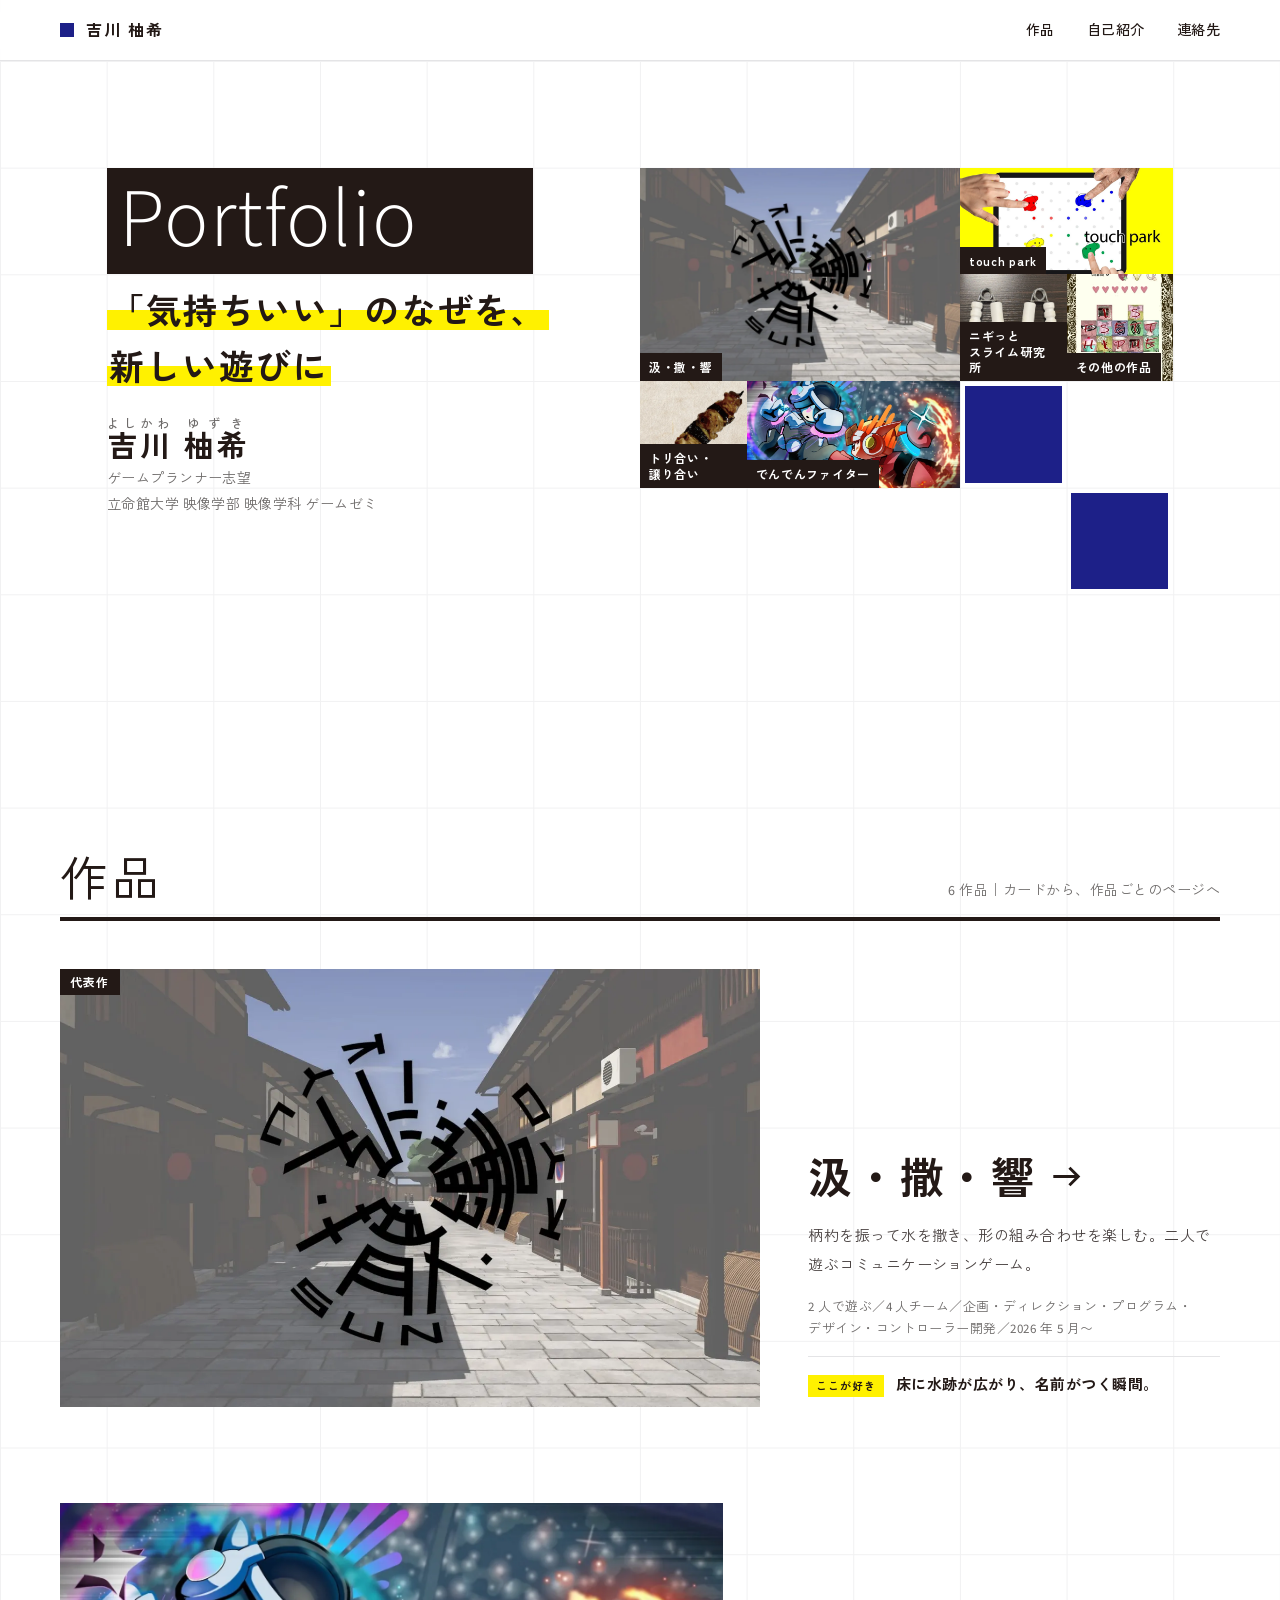
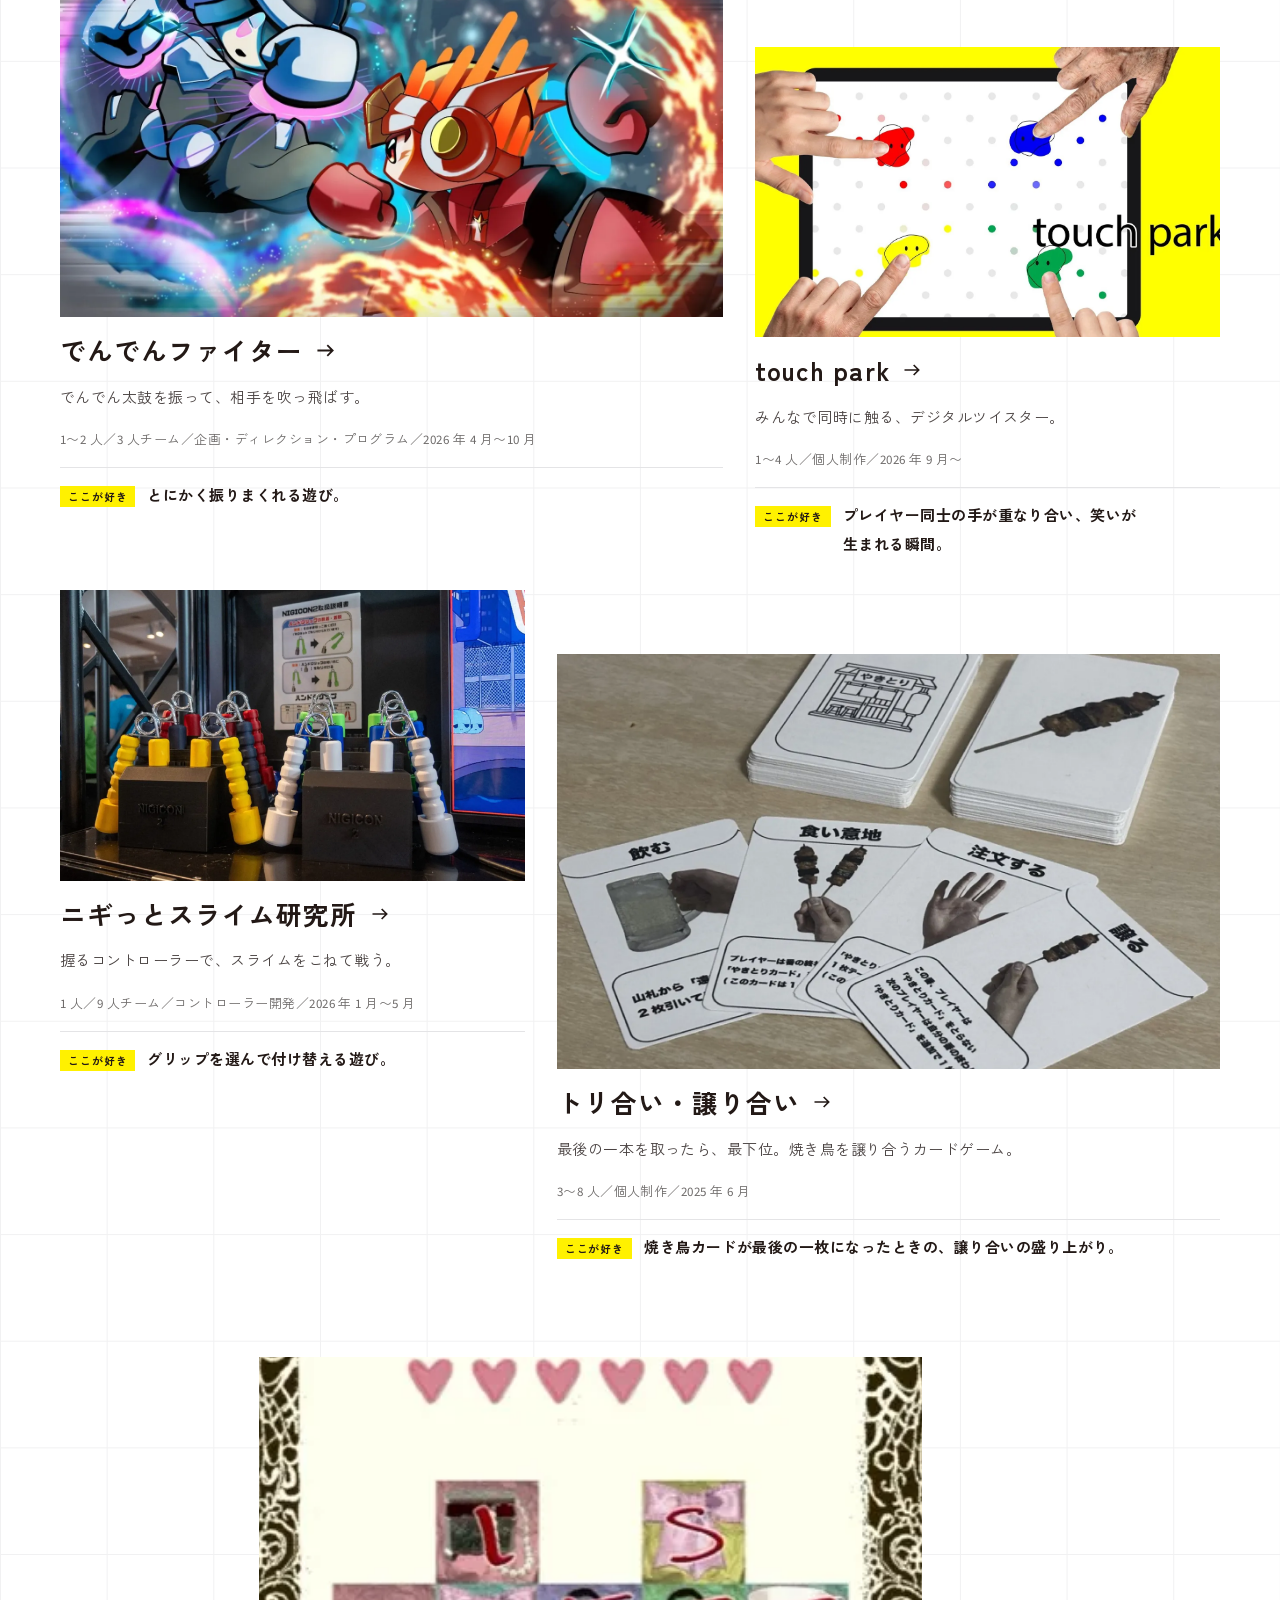
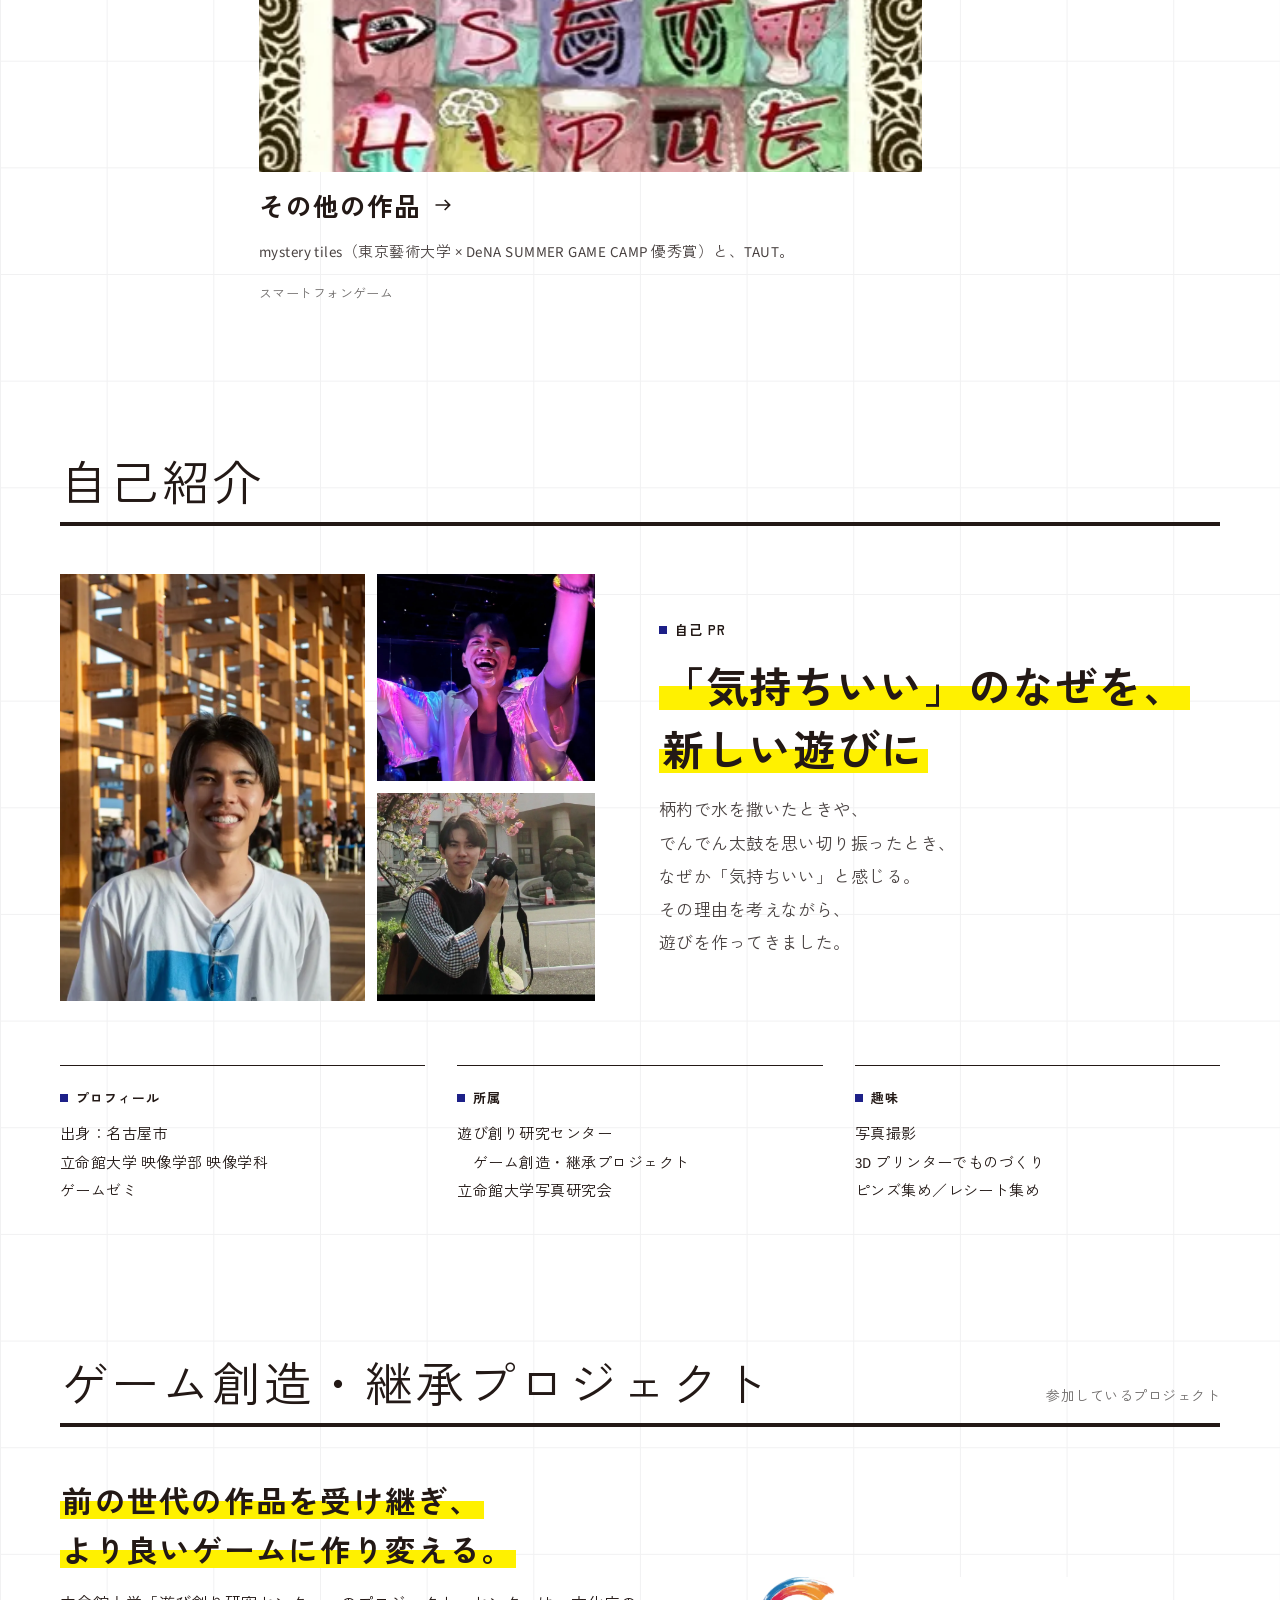
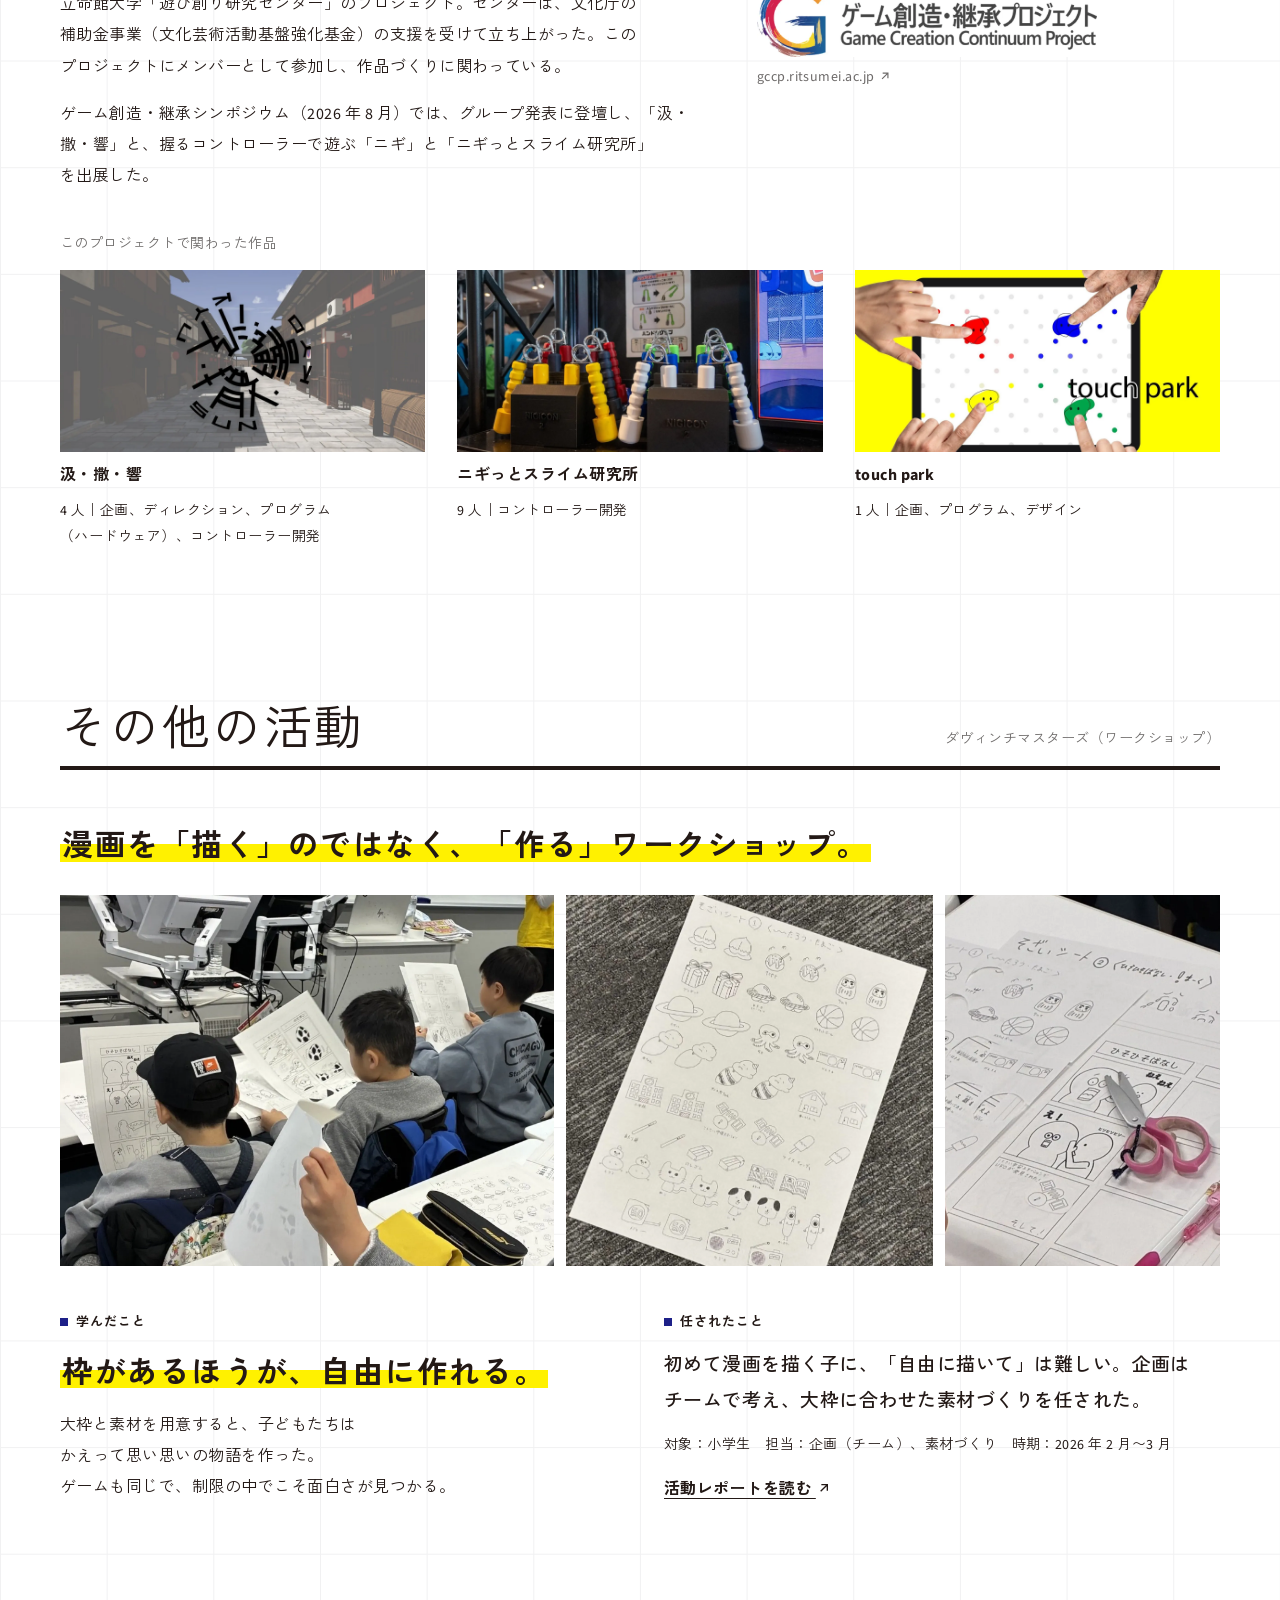
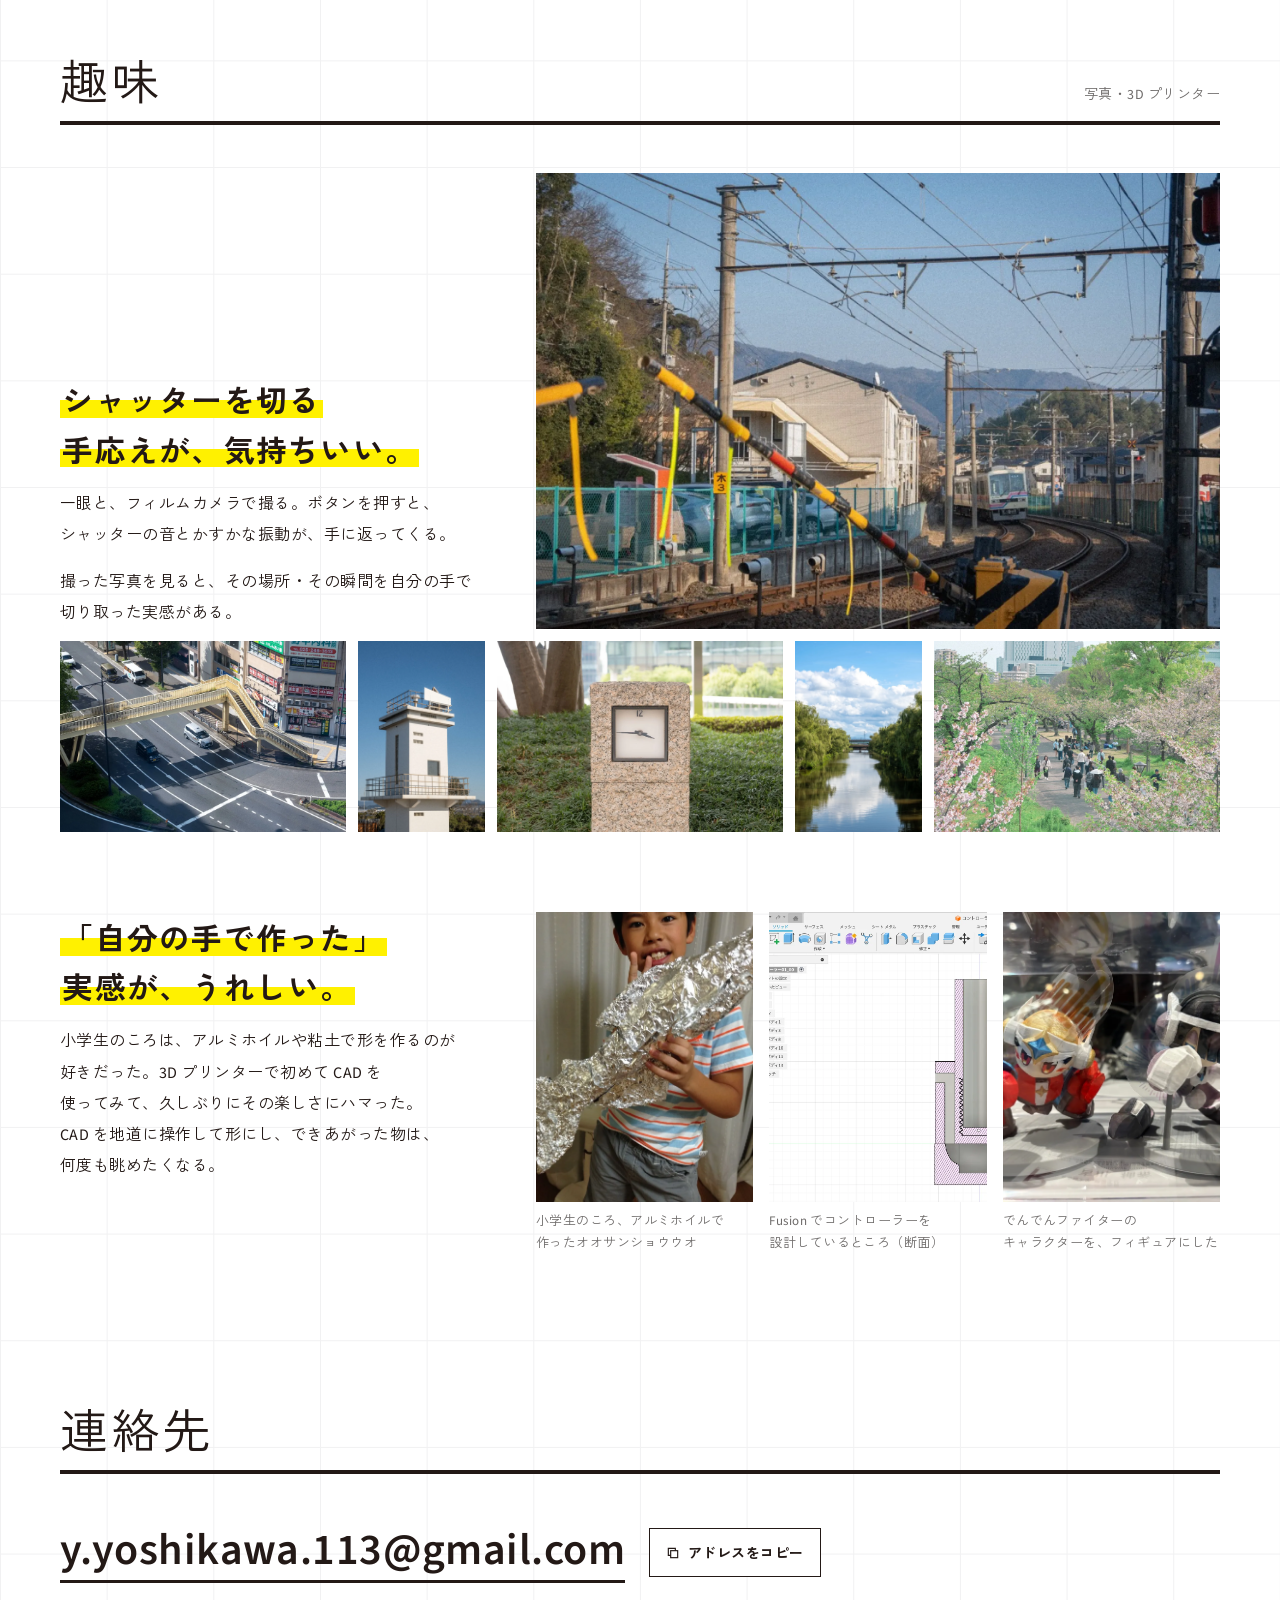
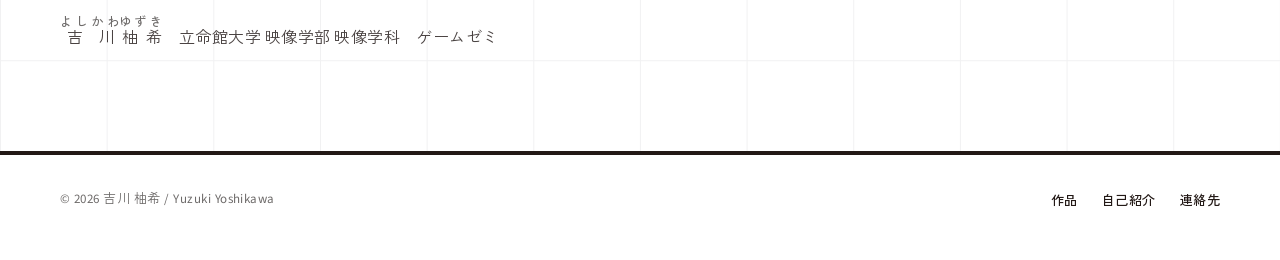
<file: index.html>
<!DOCTYPE html>
<html lang="ja">
<head>
<meta charset="UTF-8">
<meta name="viewport" content="width=device-width, initial-scale=1">
<title>吉川柚希 | Portfolio</title>
<meta name="description" content="「気持ちいい」のなぜを、新しい遊びに。立命館大学 映像学部・吉川柚希のゲーム制作ポートフォリオ。">
<meta property="og:title" content="吉川柚希 | Portfolio">
<meta property="og:description" content="「気持ちいい」のなぜを、新しい遊びに。ゲームプランナー志望・吉川柚希のポートフォリオ。">
<meta property="og:type" content="website">
<script>document.documentElement.classList.add("js")</script>
<link rel="icon" href="assets/favicon.svg" type="image/svg+xml">
<link rel="icon" href="assets/favicon-32.png" sizes="32x32" type="image/png">
<link rel="apple-touch-icon" href="assets/apple-touch-icon.png">
<link rel="preconnect" href="https://fonts.googleapis.com">
<link rel="preconnect" href="https://fonts.gstatic.com" crossorigin>
<link href="https://fonts.googleapis.com/css2?family=Source+Sans+3:wght@300;400;600&family=Zen+Kaku+Gothic+New:wght@400;500;700&display=swap" rel="stylesheet">
<link rel="stylesheet" href="assets/css/style.css?v=20261031f">
<script src="assets/js/site.js?v=20261031f" defer></script>
</head>
<body>

<nav class="site-nav">
  <div class="wrap">
    <a class="home" href="./">吉川 柚希</a>
    <ul>
      <li><a href="#works">作品</a></li>
      <li><a href="#about">自己紹介</a></li>
      <li><a href="#contact">連絡先</a></li>
    </ul>
  </div>
</nav>

<!-- 方眼のマスにそろえたファーストビュー。タイルから各作品へ -->
<header class="hero">
  <p class="logo" aria-hidden="true">Portfolio</p>
  <div class="hero-text">
    <h1 class="catch"><span class="mk">「気持ちいい」のなぜを、</span><br><span class="mk">新しい遊びに</span></h1>
    <p class="name"><ruby>吉川<rt>よしかわ</rt></ruby> <ruby>柚希<rt>ゆずき</rt></ruby></p>
    <p class="meta">ゲームプランナー志望<br>立命館大学 映像学部 映像学科 ゲームゼミ</p>
    <p class="peek" aria-live="polite"></p>
  </div>
  <a class="tile t-kumi" href="works/kumi.html" data-desc="柄杓で水を撒いて遊ぶ、コミュニケーションゲーム"><img src="assets/img/kumi_title.webp" alt=""><span>汲・撒・響</span></a>
  <a class="tile t-tp" href="works/touchpark.html" data-desc="みんなで同時に触る、デジタルツイスター"><img src="assets/img/tp_cover.webp" alt="" style="object-position:30% 50%"><span>touch park</span></a>
  <a class="tile t-nigi" href="works/nigi.html" data-desc="握るコントローラーで、スライムをこねるゲーム"><img src="assets/img/nigi_v2_pair.webp" alt=""><span>ニギっとスライム研究所</span></a>
  <a class="tile t-tori" href="works/toriai.html" data-desc="焼き鳥を譲り合う、カードゲーム"><img src="assets/img/tori_card_yakitori.webp" alt="" style="object-position:50% 40%"><span>トリ合い・譲り合い</span></a>
  <a class="tile t-denden" href="works/denden.html" data-desc="でんでん太鼓を振って戦う、対戦ゲーム"><img src="assets/img/denden_kv.webp" alt=""><span>でんでんファイター</span></a>
  <a class="tile t-others" href="works/others.html" data-desc="mystery tiles（優秀賞）／ TAUT"><img src="assets/img/mt_normal.webp" alt="" style="object-position:50% 45%"><span>その他の作品</span></a>
  <span class="sq a" aria-hidden="true"></span>
  <span class="sq b" aria-hidden="true"></span>
</header>

<main>

<!-- 作品 -->
<section class="block wrap" id="works">
  <div class="block-head"><h2>作品</h2><p>6 作品｜カードから、作品ごとのページへ</p></div>
  <div class="works">
    <a class="work-card feature" href="works/kumi.html">
      <div class="media"><span class="badge">代表作</span><img src="assets/img/kumi_title.webp" alt="京都の路地に「汲・撒・響」のタイトル" loading="lazy"><span class="hint">読む<span class="ico ico-right" aria-hidden="true"></span></span></div>
      <div class="body">
        <h3><span class="t">汲・撒・響</span><span class="ico ico-right" aria-hidden="true"></span></h3>
        <p class="desc">柄杓を振って水を撒き、形の組み合わせを楽しむ。二人で遊ぶコミュニケーションゲーム。</p>
        <p class="meta-line">2 人で遊ぶ／4 人チーム／企画・ディレクション・プログラム・デザイン・コントローラー開発／2026 年 5 月〜</p>
        <p class="love"><span class="tag yellow">ここが好き</span>床に水跡が広がり、名前がつく瞬間。</p>
      </div>
    </a>
    <a class="work-card w-denden" href="works/denden.html">
      <div class="media"><img src="assets/img/denden_kv.webp" alt="でんでんファイターのキービジュアル" loading="lazy"><video muted loop playsinline preload="none" poster="assets/video/denden_loop.webp"><source src="assets/video/denden_loop.mp4" type="video/mp4"></video><span class="hint">読む<span class="ico ico-right" aria-hidden="true"></span></span></div>
      <h3><span class="t">でんでんファイター</span><span class="ico ico-right" aria-hidden="true"></span></h3>
      <p class="desc">でんでん太鼓を振って、相手を吹っ飛ばす。</p>
      <p class="meta-line">1〜2 人／3 人チーム／企画・ディレクション・プログラム／2026 年 4 月〜10 月</p>
      <p class="love"><span class="tag yellow">ここが好き</span>とにかく振りまくれる遊び。</p>
    </a>
    <a class="work-card w-tp" href="works/touchpark.html">
      <div class="media"><img src="assets/img/tp_cover.webp" alt="iPad の画面に、四方から指が伸びる" loading="lazy"><span class="hint">読む<span class="ico ico-right" aria-hidden="true"></span></span></div>
      <h3><span class="t">touch park</span><span class="ico ico-right" aria-hidden="true"></span></h3>
      <p class="desc">みんなで同時に触る、デジタルツイスター。</p>
      <p class="meta-line">1〜4 人／個人制作／2026 年 9 月〜</p>
      <p class="love"><span class="tag yellow">ここが好き</span>プレイヤー同士の手が重なり合い、笑いが生まれる瞬間。</p>
    </a>
    <a class="work-card w-nigi" href="works/nigi.html">
      <div class="media"><img src="assets/img/nigi_bitsummit.webp" alt="BitSummit に並んだニギコン 2" loading="lazy"><span class="hint">読む<span class="ico ico-right" aria-hidden="true"></span></span></div>
      <h3><span class="t">ニギっとスライム研究所</span><span class="ico ico-right" aria-hidden="true"></span></h3>
      <p class="desc">握るコントローラーで、スライムをこねて戦う。</p>
      <p class="meta-line">1 人／9 人チーム／コントローラー開発／2026 年 1 月〜5 月</p>
      <p class="love"><span class="tag yellow">ここが好き</span>グリップを選んで付け替える遊び。</p>
    </a>
    <a class="work-card w-tori" href="works/toriai.html">
      <div class="media"><img src="assets/img/tori_proc01.webp" alt="焼き鳥カードと遠慮カード" loading="lazy"><video muted loop playsinline preload="none" poster="assets/video/tori_loop.webp"><source src="assets/video/tori_loop.mp4" type="video/mp4"></video><span class="hint">読む<span class="ico ico-right" aria-hidden="true"></span></span></div>
      <h3><span class="t">トリ合い・譲り合い</span><span class="ico ico-right" aria-hidden="true"></span></h3>
      <p class="desc">最後の一本を取ったら、最下位。焼き鳥を譲り合うカードゲーム。</p>
      <p class="meta-line">3〜8 人／個人制作／2025 年 6 月</p>
      <p class="love"><span class="tag yellow">ここが好き</span>焼き鳥カードが最後の一枚になったときの、譲り合いの盛り上がり。</p>
    </a>
    <a class="work-card w-others" href="works/others.html">
      <div class="media"><img src="assets/img/mt_normal.webp" alt="mystery tiles のゲーム画面" loading="lazy" style="object-position:50% 40%"><video muted loop playsinline preload="none" poster="assets/video/mt_loop.webp" style="object-fit:contain;background:#1d1d1f"><source src="assets/video/mt_loop.mp4" type="video/mp4"></video><span class="hint">読む<span class="ico ico-right" aria-hidden="true"></span></span></div>
      <h3><span class="t">その他の作品</span><span class="ico ico-right" aria-hidden="true"></span></h3>
      <p class="desc">mystery tiles（東京藝術大学 × DeNA SUMMER GAME CAMP 優秀賞）と、TAUT。</p>
      <p class="meta-line">スマートフォンゲーム</p>
    </a>
  </div>
</section>

<!-- 自己紹介 -->
<section class="block wrap" id="about">
  <div class="block-head"><h2>自己紹介</h2></div>
  <div class="about">
    <div class="about-photos">
      <img class="zoomable" src="assets/img/me_profile.webp" alt="吉川柚希" loading="lazy">
      <img class="zoomable" src="assets/img/me_party.webp" alt="" loading="lazy">
      <img class="zoomable" src="assets/img/me_camera.webp" alt="カメラを持つ吉川" loading="lazy">
    </div>
    <div class="stack">
      <span class="tag">自己 PR</span>
      <p class="catch lg"><span class="mk">「気持ちいい」のなぜを、</span><br><span class="mk">新しい遊びに</span></p>
      <p style="font-size:17px">柄杓で水を撒いたときや、<br>でんでん太鼓を思い切り振ったとき、<br>なぜか「気持ちいい」と感じる。<br>その理由を考えながら、<br>遊びを作ってきました。</p>
    </div>
  </div>
  <div class="profile">
    <div class="stack-sm">
      <span class="tag">プロフィール</span>
      <p>出身：名古屋市<br>立命館大学 映像学部 映像学科<br>ゲームゼミ</p>
    </div>
    <div class="stack-sm">
      <span class="tag">所属</span>
      <p>遊び創り研究センター<br>&emsp;ゲーム創造・継承プロジェクト<br>立命館大学写真研究会</p>
    </div>
    <div class="stack-sm">
      <span class="tag">趣味</span>
      <p>写真撮影<br>3D プリンターでものづくり<br>ピンズ集め／レシート集め</p>
    </div>
  </div>
</section>

<!-- ゲーム創造・継承プロジェクト -->
<section class="block wrap" id="gccp">
  <div class="block-head"><h2>ゲーム創造・継承プロジェクト</h2><p>参加しているプロジェクト</p></div>
  <div class="split" style="align-items:center">
    <div class="stack">
      <p class="catch"><span class="mk">前の世代の作品を受け継ぎ、</span><br><span class="mk">より良いゲームに作り変える。</span></p>
      <p>立命館大学「遊び創り研究センター」のプロジェクト。センターは、文化庁の補助金事業（文化芸術活動基盤強化基金）の支援を受けて立ち上がった。このプロジェクトにメンバーとして参加し、作品づくりに関わっている。</p>
      <p>ゲーム創造・継承シンポジウム（2026 年 8 月）では、グループ発表に登壇し、「汲・撒・響」と、握るコントローラーで遊ぶ「ニギ」と「ニギっとスライム研究所」を出展した。</p>
    </div>
    <a href="https://gccp.ritsumei.ac.jp/" target="_blank" rel="noopener" style="text-decoration:none" class="stack-sm">
      <img src="assets/img/gccp_logo.webp" alt="ゲーム創造・継承プロジェクト Game Creation Continuum Project" style="max-width:340px" loading="lazy">
      <p class="small sub">gccp.ritsumei.ac.jp <span class="ico ico-out" aria-hidden="true"></span></p>
    </a>
  </div>
  <p class="small sub" style="margin:40px 0 12px">このプロジェクトで関わった作品</p>
  <div class="cols">
    <a href="works/kumi.html" class="stack-sm" style="text-decoration:none"><img class="cover" src="assets/img/kumi_title.webp" alt="" loading="lazy" style="--r:2/1"><p class="bold">汲・撒・響</p><p class="small">4 人｜企画、ディレクション、プログラム（ハードウェア）、コントローラー開発</p></a>
    <a href="works/nigi.html" class="stack-sm" style="text-decoration:none"><img class="cover" src="assets/img/nigi_bitsummit.webp" alt="" loading="lazy" style="--r:2/1"><p class="bold">ニギっとスライム研究所</p><p class="small">9 人｜コントローラー開発</p></a>
    <a href="works/touchpark.html" class="stack-sm" style="text-decoration:none"><img class="cover" src="assets/img/tp_cover.webp" alt="" loading="lazy" style="--r:2/1"><p class="bold">touch park</p><p class="small">1 人｜企画、プログラム、デザイン</p></a>
  </div>
</section>

<!-- その他の活動 -->
<section class="block wrap" id="davinci">
  <div class="block-head"><h2>その他の活動</h2><p>ダヴィンチマスターズ（ワークショップ）</p></div>
  <p class="catch" style="margin-bottom:28px"><span class="mk">漫画を「描く」のではなく、「作る」ワークショップ。</span></p>
  <div class="gallery">
    <img class="zoomable" src="assets/img/davinci_2.webp" alt="当日のようす。子どもたちが漫画を作る" loading="lazy" style="--ar:1600/1200">
    <img class="zoomable" src="assets/img/davinci_sheet.webp" alt="自作したそざいシート" loading="lazy" style="--ar:1582/1600">
    <img class="zoomable" src="assets/img/davinci_paste.webp" alt="コマの大枠に、素材を切ってはる" loading="lazy" style="--ar:1000/1346">
  </div>
  <div class="split half" style="margin-top:40px">
    <div class="stack">
      <span class="tag">学んだこと</span>
      <p class="catch"><span class="mk">枠があるほうが、自由に作れる。</span></p>
      <p>大枠と素材を用意すると、子どもたちは<br>かえって思い思いの物語を作った。<br>ゲームも同じで、制限の中でこそ面白さが見つかる。</p>
    </div>
    <div class="stack">
      <span class="tag">任されたこと</span>
      <p class="lead">初めて漫画を描く子に、「自由に描いて」は難しい。企画はチームで考え、大枠に合わせた素材づくりを任された。</p>
      <p class="small">対象：小学生　担当：企画（チーム）、素材づくり　時期：2026 年 2 月〜3 月</p>
      <p><a class="bold" href="https://www.davincimasters.jp/report/47" target="_blank" rel="noopener">活動レポートを読む <span class="ico ico-out" aria-hidden="true"></span></a></p>
    </div>
  </div>
</section>

<!-- 趣味 -->
<section class="block wrap" id="hobby">
  <div class="block-head"><h2>趣味</h2><p>写真・3D プリンター</p></div>
  <div class="split" style="grid-template-columns:1fr 1.6fr;align-items:end">
    <div class="stack">
      <p class="catch"><span class="mk">シャッターを切る</span><br><span class="mk">手応えが、気持ちいい。</span></p>
      <p>一眼と、フィルムカメラで撮る。ボタンを押すと、シャッターの音とかすかな振動が、手に返ってくる。</p>
      <p>撮った写真を見ると、その場所・その瞬間を自分の手で切り取った実感がある。</p>
    </div>
    <img class="cover zoomable" src="assets/img/photo_2.webp" alt="踏切と電車" loading="lazy" style="--r:3/2">
  </div>
  <div class="gallery" style="margin-top:12px">
    <img class="zoomable" src="assets/img/photo_overpass.webp" alt="歩道橋" loading="lazy" style="--ar:1600/1066">
    <img class="zoomable" src="assets/img/photo_tower.webp" alt="白い塔" loading="lazy" style="--ar:1066/1600">
    <img class="zoomable" src="assets/img/photo_clock.webp" alt="芝生の中の時計" loading="lazy" style="--ar:1600/1066">
    <img class="zoomable" src="assets/img/photo_river.webp" alt="川" loading="lazy" style="--ar:1066/1600">
    <img class="zoomable" src="assets/img/photo_3.webp" alt="桜並木" loading="lazy" style="--ar:1600/1066">
  </div>

  <div class="split" style="margin-top:80px;grid-template-columns:1fr 1.6fr">
    <div class="stack">
      <p class="catch"><span class="mk">「自分の手で作った」</span><br><span class="mk">実感が、うれしい。</span></p>
      <p>小学生のころは、アルミホイルや粘土で形を作るのが好きだった。3D プリンターで初めて CAD を使ってみて、久しぶりにその楽しさにハマった。CAD を地道に操作して形にし、できあがった物は、何度も眺めたくなる。</p>
    </div>
    <div class="cols tight">
      <figure><img class="cover zoomable" src="assets/img/hobby_child_salamander.webp" alt="" loading="lazy" style="--r:3/4"><figcaption class="caption">小学生のころ、アルミホイルで作ったオオサンショウウオ</figcaption></figure>
      <figure><img class="cover zoomable" src="assets/img/hobby_cad.webp" alt="" loading="lazy" style="--r:3/4"><figcaption class="caption">Fusion でコントローラーを設計しているところ（断面）</figcaption></figure>
      <figure><img class="cover zoomable" src="assets/img/hobby_figure.webp" alt="" loading="lazy" style="--r:3/4"><figcaption class="caption">でんでんファイターのキャラクターを、フィギュアにした</figcaption></figure>
    </div>
  </div>
</section>

<!-- 連絡先 -->
<section class="contact wrap" id="contact">
  <div class="block-head"><h2>連絡先</h2></div>
  <div class="mail">
    <a href="mailto:y.yoshikawa.113@gmail.com">y.yoshikawa.113@gmail.com</a>
    <button type="button" data-copy="y.yoshikawa.113@gmail.com"><span class="ico ico-copy" aria-hidden="true"></span><span>アドレスをコピー</span></button>
  </div>
  <p class="who"><ruby>吉川<rt>よしかわ</rt></ruby> <ruby>柚希<rt>ゆずき</rt></ruby>　立命館大学 映像学部 映像学科　ゲームゼミ</p>
</section>

</main>

<footer class="site-foot">
  <div class="wrap">
    <p>© 2026 吉川 柚希 / Yuzuki Yoshikawa</p>
    <nav aria-label="フッター"><a href="#works">作品</a><a href="#about">自己紹介</a><a href="#contact">連絡先</a></nav>
  </div>
</footer>
</body>
</html>
</file>
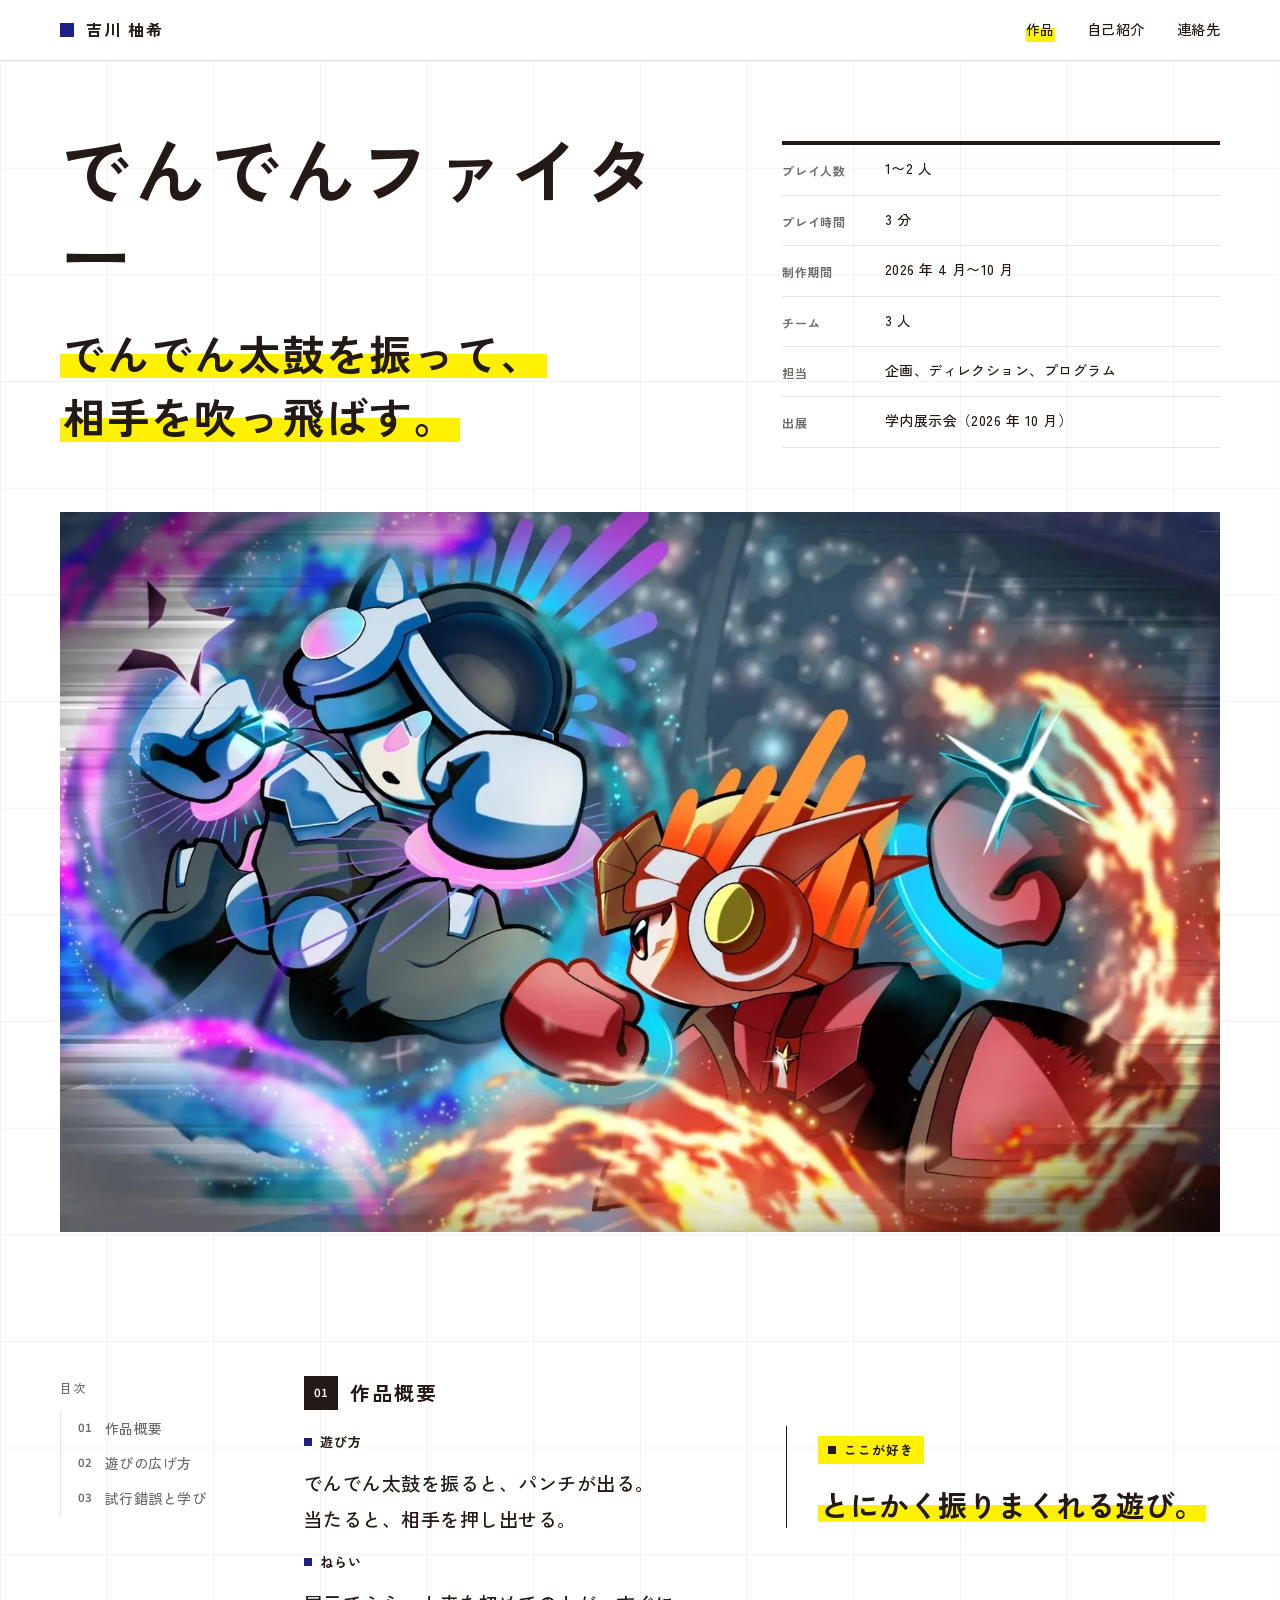
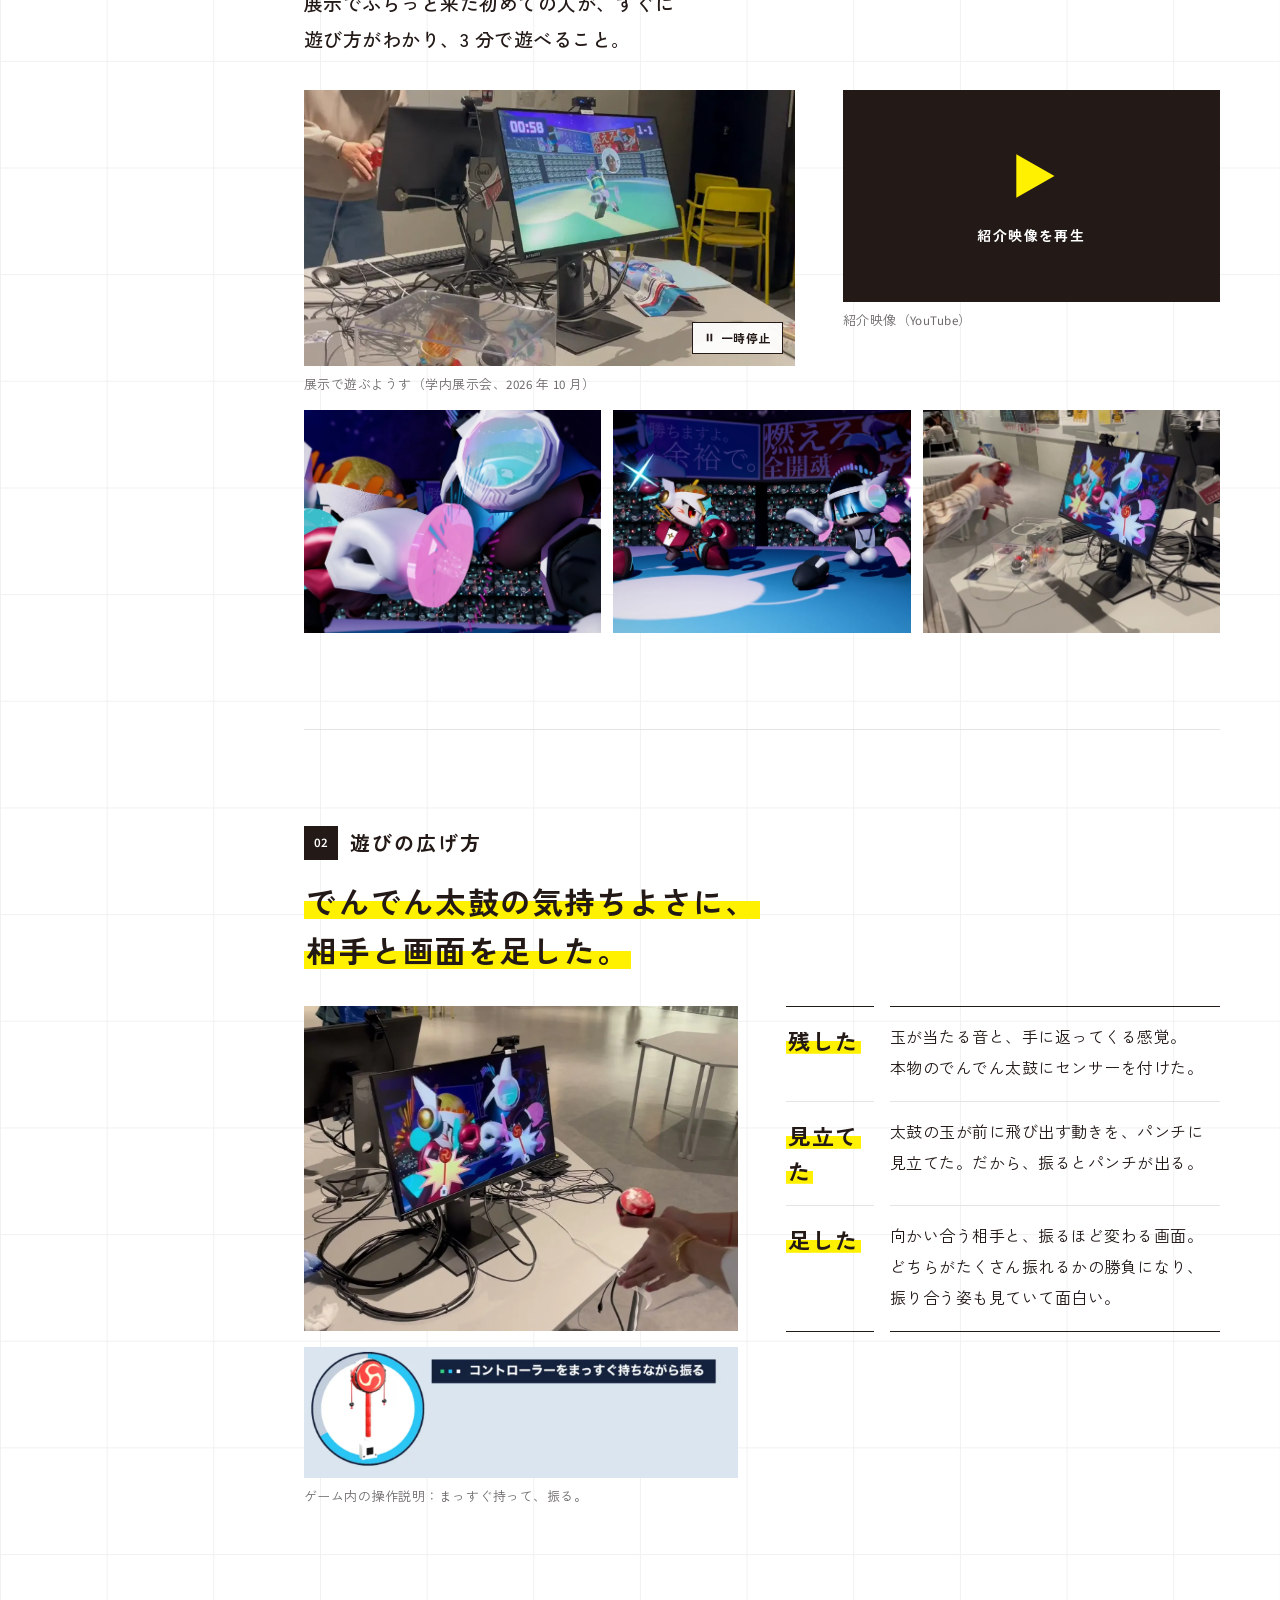
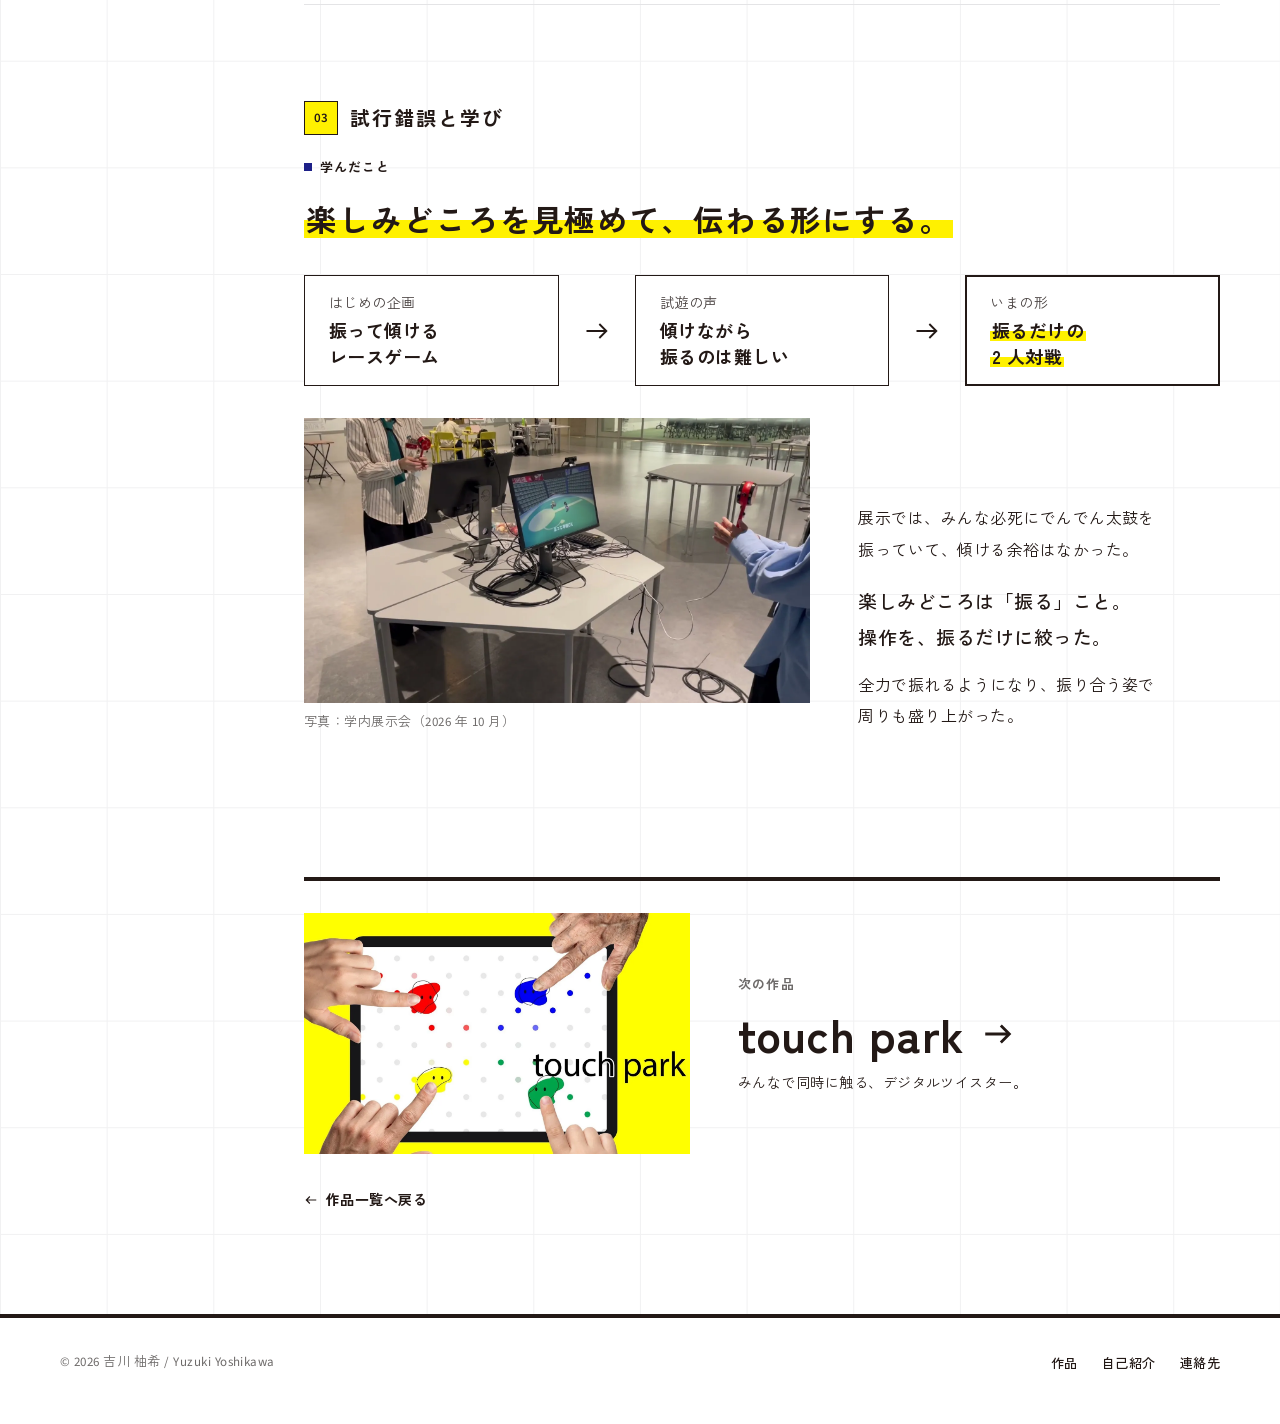
<file: works/denden.html>
<!DOCTYPE html>
<html lang="ja">
<head>
<meta charset="UTF-8">
<meta name="viewport" content="width=device-width, initial-scale=1">
<title>でんでんファイター | 吉川柚希 Portfolio</title>
<meta name="description" content="でんでん太鼓を振って、相手を吹っ飛ばす。2 人対戦ゲーム「でんでんファイター」。">
<script>document.documentElement.classList.add("js")</script>
<link rel="icon" href="../assets/favicon.svg" type="image/svg+xml">
<link rel="icon" href="../assets/favicon-32.png" sizes="32x32" type="image/png">
<link rel="apple-touch-icon" href="../assets/apple-touch-icon.png">
<link rel="preconnect" href="https://fonts.googleapis.com">
<link rel="preconnect" href="https://fonts.gstatic.com" crossorigin>
<link href="https://fonts.googleapis.com/css2?family=Source+Sans+3:wght@300;400;600&family=Zen+Kaku+Gothic+New:wght@400;500;700&display=swap" rel="stylesheet">
<link rel="stylesheet" href="../assets/css/style.css?v=20261031f">
<script src="../assets/js/site.js?v=20261031f" defer></script>
</head>
<body>

<nav class="site-nav">
  <div class="wrap">
    <a class="home" href="../">吉川 柚希</a>
    <ul>
      <li><a href="../#works" aria-current="page">作品</a></li>
      <li><a href="../#about">自己紹介</a></li>
      <li><a href="../#contact">連絡先</a></li>
    </ul>
  </div>
  <div class="progress" aria-hidden="true"></div>
</nav>

<header class="work-hero wrap">
  <h1>でんでんファイター</h1>
  <p class="catch lg"><span class="mk">でんでん太鼓を振って、</span><br><span class="mk">相手を吹っ飛ばす。</span></p>
  <figure class="hero-media play" data-play="punch" style="--r:1600/1056"><img src="../assets/img/denden_kv.webp" alt="でんでんファイターのキービジュアル。2 体のキャラクターがパンチを打ち合う"></figure>
  <dl class="facts">
    <div><dt>プレイ人数</dt><dd>1〜2 人</dd></div>
    <div><dt>プレイ時間</dt><dd>3 分</dd></div>
    <div><dt>制作期間</dt><dd>2026 年 4 月〜10 月</dd></div>
    <div><dt>チーム</dt><dd>3 人</dd></div>
    <div class="wide"><dt>担当</dt><dd>企画、ディレクション、プログラム</dd></div>
    <div class="wide"><dt>出展</dt><dd>学内展示会（2026 年 10 月）</dd></div>
  </dl>
</header>

<div class="work-body wrap">
  <nav class="toc" aria-label="このページの目次">
    <p>目次</p>
    <ol>
      <li><a href="#overview"><span class="no">01</span><span class="t">作品概要</span></a></li>
      <li><a href="#expand"><span class="no">02</span><span class="t">遊びの広げ方</span></a></li>
      <li><a href="#learn"><span class="no">03</span><span class="t">試行錯誤と学び</span></a></li>
    </ol>
  </nav>

  <main>
    <section class="sec" id="overview">
      <h2 class="sec-title"><span class="no">01</span>作品概要</h2>
      <div class="split half">
        <div class="stack">
          <span class="tag">遊び方</span>
          <p class="lead">でんでん太鼓を振ると、パンチが出る。<br>当たると、相手を押し出せる。</p>
          <span class="tag">ねらい</span>
          <p class="lead">展示でふらっと来た初めての人が、すぐに遊び方がわかり、3 分で遊べること。</p>
        </div>
        <div class="love-box">
          <span class="tag yellow">ここが好き</span>
          <p class="lead"><span class="mk">とにかく振りまくれる遊び。</span></p>
        </div>
      </div>
      <div class="split" style="margin-top:32px;grid-template-columns:1.3fr 1fr;align-items:start">
        <figure>
          <video data-loop class="cover" muted loop playsinline preload="metadata" poster="../assets/video/denden_loop.webp"><source src="../assets/video/denden_loop.mp4" type="video/mp4"></video>
          <figcaption class="caption">展示で遊ぶようす（学内展示会、2026 年 10 月）</figcaption>
        </figure>
        <figure>
          <div class="yt" data-id="SpA0nhHkWhc" data-title="でんでんファイター 紹介映像"><button class="play" type="button">紹介映像を再生</button></div>
          <figcaption class="caption">紹介映像（YouTube）</figcaption>
        </figure>
      </div>
      <div class="photos" style="--n:3;margin-top:14px">
        <img class="zoomable" src="../assets/img/denden_battle_1.webp" alt="対戦中の画面" loading="lazy">
        <img class="zoomable" src="../assets/img/denden_event.webp" alt="勝敗の画面" loading="lazy">
        <img class="zoomable" src="../assets/img/denden_expo_swing_clash.webp" alt="展示で、でんでん太鼓を振って遊ぶ" loading="lazy">
      </div>
    </section>

    <section class="sec" id="expand">
      <h2 class="sec-title"><span class="no">02</span>遊びの広げ方</h2>
      <p class="catch"><span class="mk">でんでん太鼓の気持ちよさに、</span><br><span class="mk">相手と画面を足した。</span></p>
      <div class="split half">
        <div class="stack-sm">
          <img class="cover zoomable" src="../assets/img/denden_expo_hand_clash.webp" alt="展示で、でんでん太鼓のコントローラーを振る手と画面" loading="lazy" style="--r:4/3">
          <figure style="padding-top:8px">
            <img class="zoomable" src="../assets/img/denden_tutorial.webp" alt="ゲーム内の操作説明「コントローラーをまっすぐ持ちながら振る」" loading="lazy" style="width:100%">
            <figcaption class="caption">ゲーム内の操作説明：まっすぐ持って、振る。</figcaption>
          </figure>
        </div>
        <dl class="kv lines" style="grid-template-columns:5.5em 1fr">
          <dt class="catch" style="font-size:22px;color:var(--ink)"><span class="mk">残した</span></dt><dd>玉が当たる音と、手に返ってくる感覚。本物のでんでん太鼓にセンサーを付けた。</dd>
          <dt class="catch" style="font-size:22px;color:var(--ink)"><span class="mk">見立てた</span></dt><dd>太鼓の玉が前に飛び出す動きを、パンチに見立てた。だから、振るとパンチが出る。</dd>
          <dt class="catch" style="font-size:22px;color:var(--ink)"><span class="mk">足した</span></dt><dd>向かい合う相手と、振るほど変わる画面。どちらがたくさん振れるかの勝負になり、振り合う姿も見ていて面白い。</dd>
        </dl>
      </div>
    </section>

    <section class="sec" id="learn">
      <h2 class="sec-title"><span class="no">03</span>試行錯誤と学び</h2>
      <span class="tag">学んだこと</span>
      <p class="catch" style="margin-top:12px"><span class="mk">楽しみどころを見極めて、伝わる形にする。</span></p>
      <div class="flow box">
        <div class="step"><p class="small sub">はじめの企画</p><h3>振って傾ける<br>レースゲーム</h3></div>
        <span class="arrow" aria-hidden="true"></span>
        <div class="step"><p class="small sub">試遊の声</p><h3>傾けながら<br>振るのは難しい</h3></div>
        <span class="arrow" aria-hidden="true"></span>
        <div class="step strong"><p class="small sub">いまの形</p><h3><span class="mk">振るだけの<br>2 人対戦</span></h3></div>
      </div>
      <div class="split" style="margin-top:32px;align-items:end">
        <figure>
          <img class="cover zoomable" src="../assets/img/denden_expo_2players.webp" alt="学内展示会で、二人がでんでん太鼓のコントローラーを振る" loading="lazy">
          <figcaption class="caption">写真：学内展示会（2026 年 10 月）</figcaption>
        </figure>
        <div class="stack">
          <p>展示では、みんな必死にでんでん太鼓を振っていて、傾ける余裕はなかった。</p>
          <p class="lead">楽しみどころは「振る」こと。<br>操作を、振るだけに絞った。</p>
          <p>全力で振れるようになり、振り合う姿で周りも盛り上がった。</p>
        </div>
      </div>
    </section>

    <a class="next-work" href="touchpark.html">
      <div class="media"><img src="../assets/img/tp_cover.webp" alt="" loading="lazy"></div>
      <div><p class="label">次の作品</p><p class="t">touch park<span class="ico ico-right" aria-hidden="true"></span></p><p class="small" style="margin-top:8px">みんなで同時に触る、デジタルツイスター。</p></div>
    </a>
    <a class="back-link" href="../#works"><span class="ico ico-left" aria-hidden="true"></span>作品一覧へ戻る</a>
  </main>
</div>

<footer class="site-foot">
  <div class="wrap">
    <p>© 2026 吉川 柚希 / Yuzuki Yoshikawa</p>
    <nav aria-label="フッター"><a href="../#works">作品</a><a href="../#about">自己紹介</a><a href="../#contact">連絡先</a></nav>
  </div>
</footer>

</body>
</html>
</file>
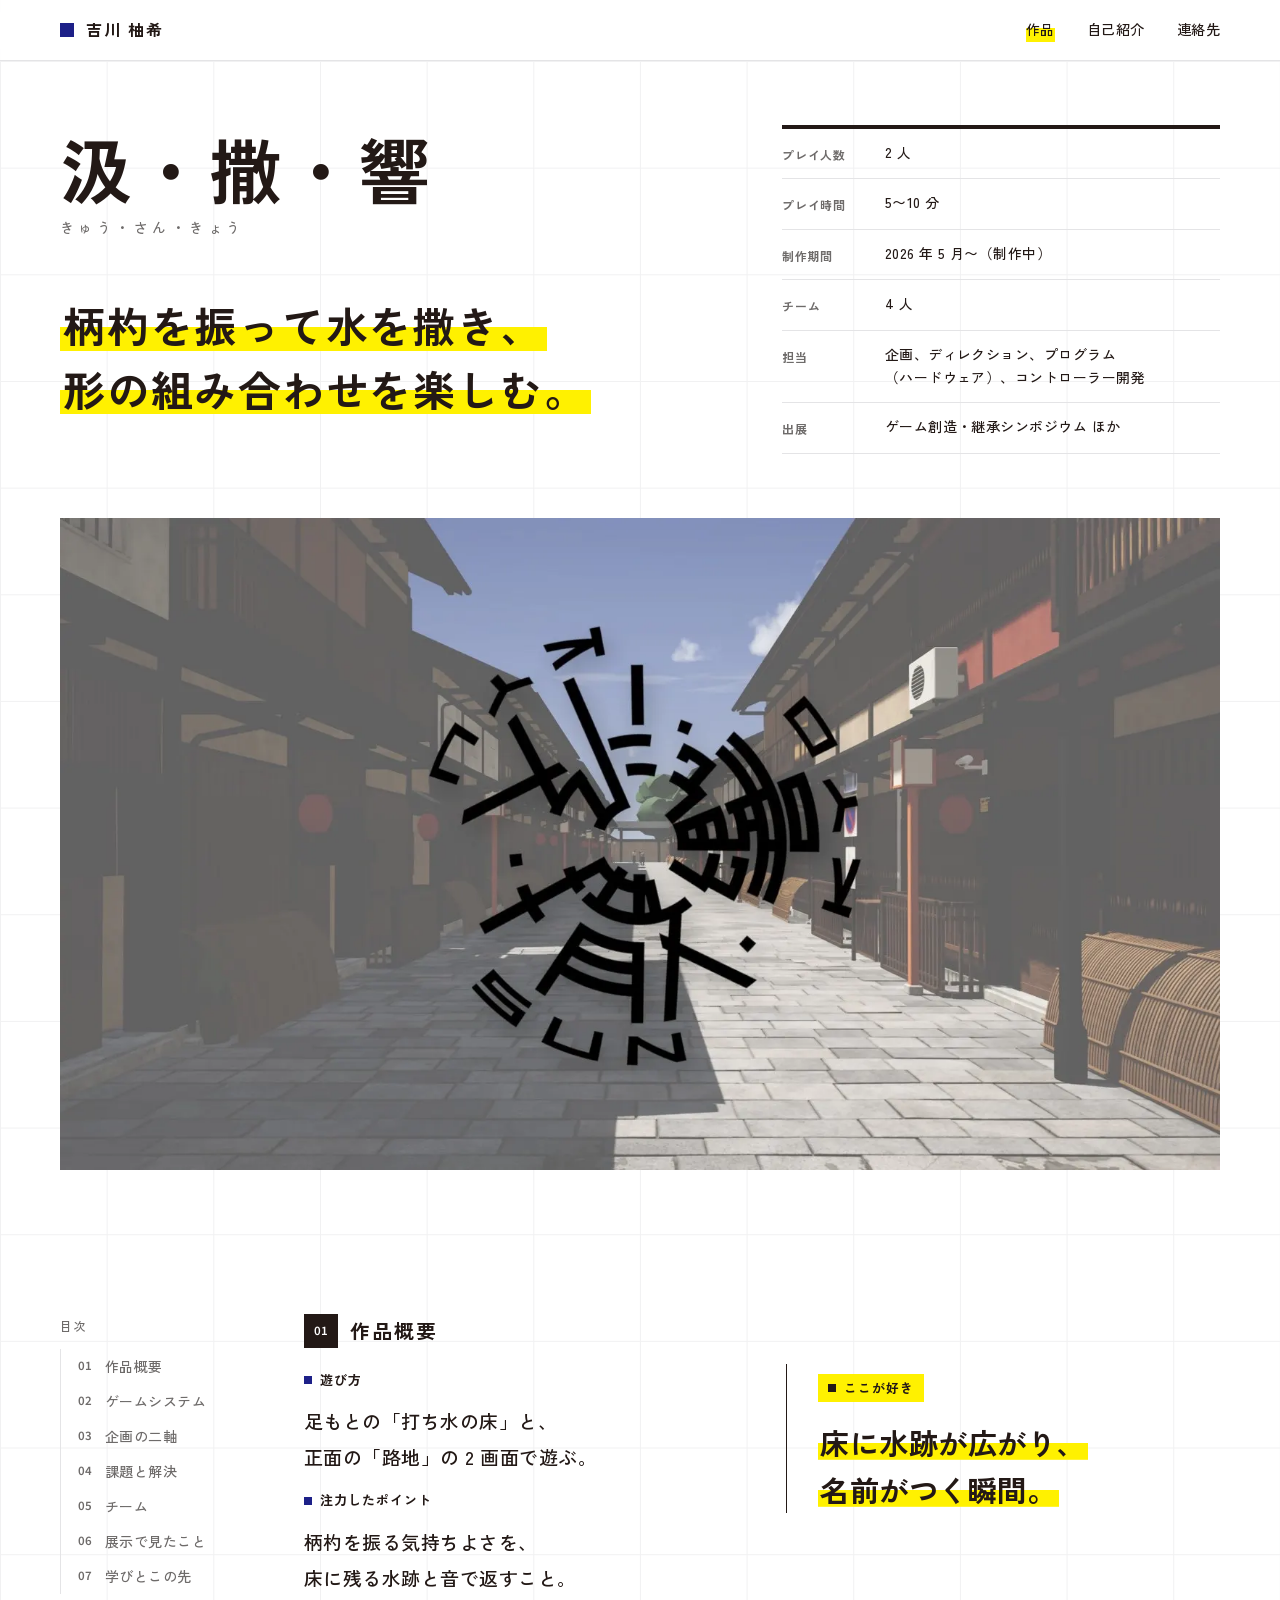
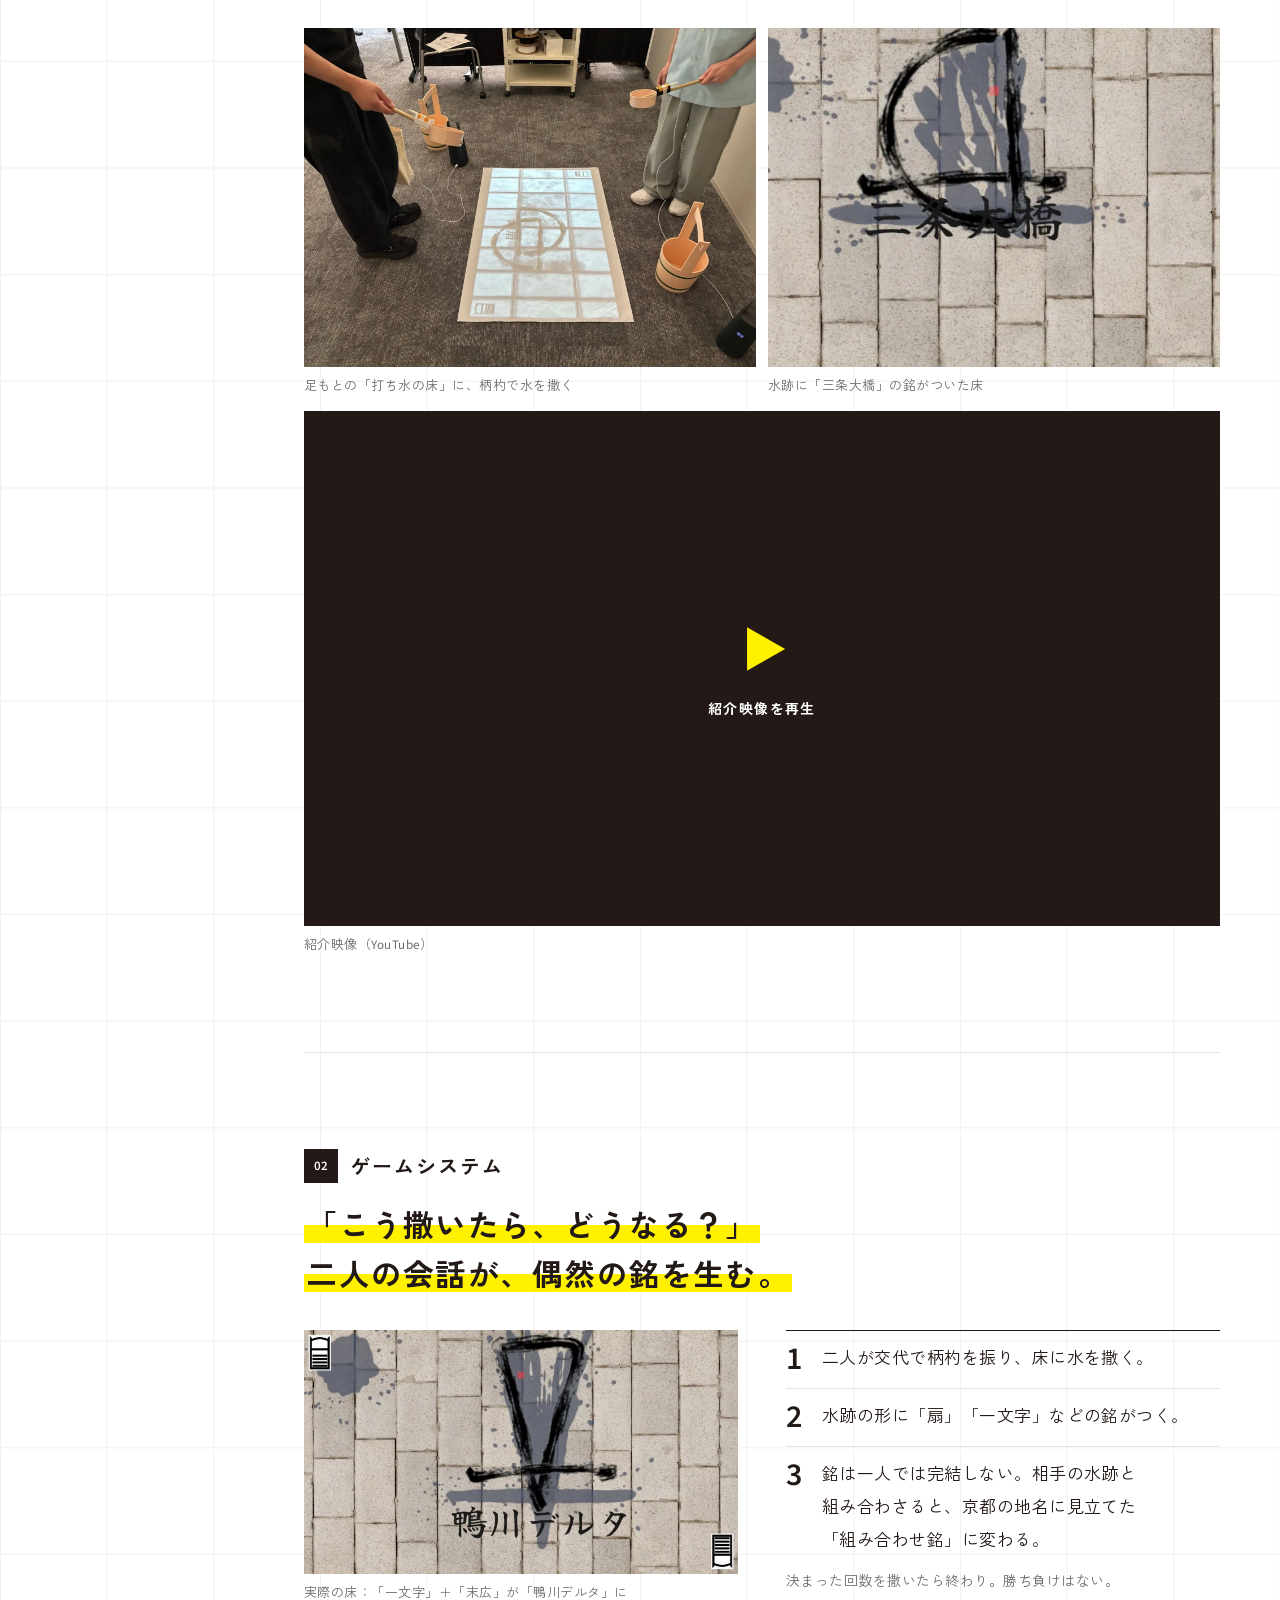
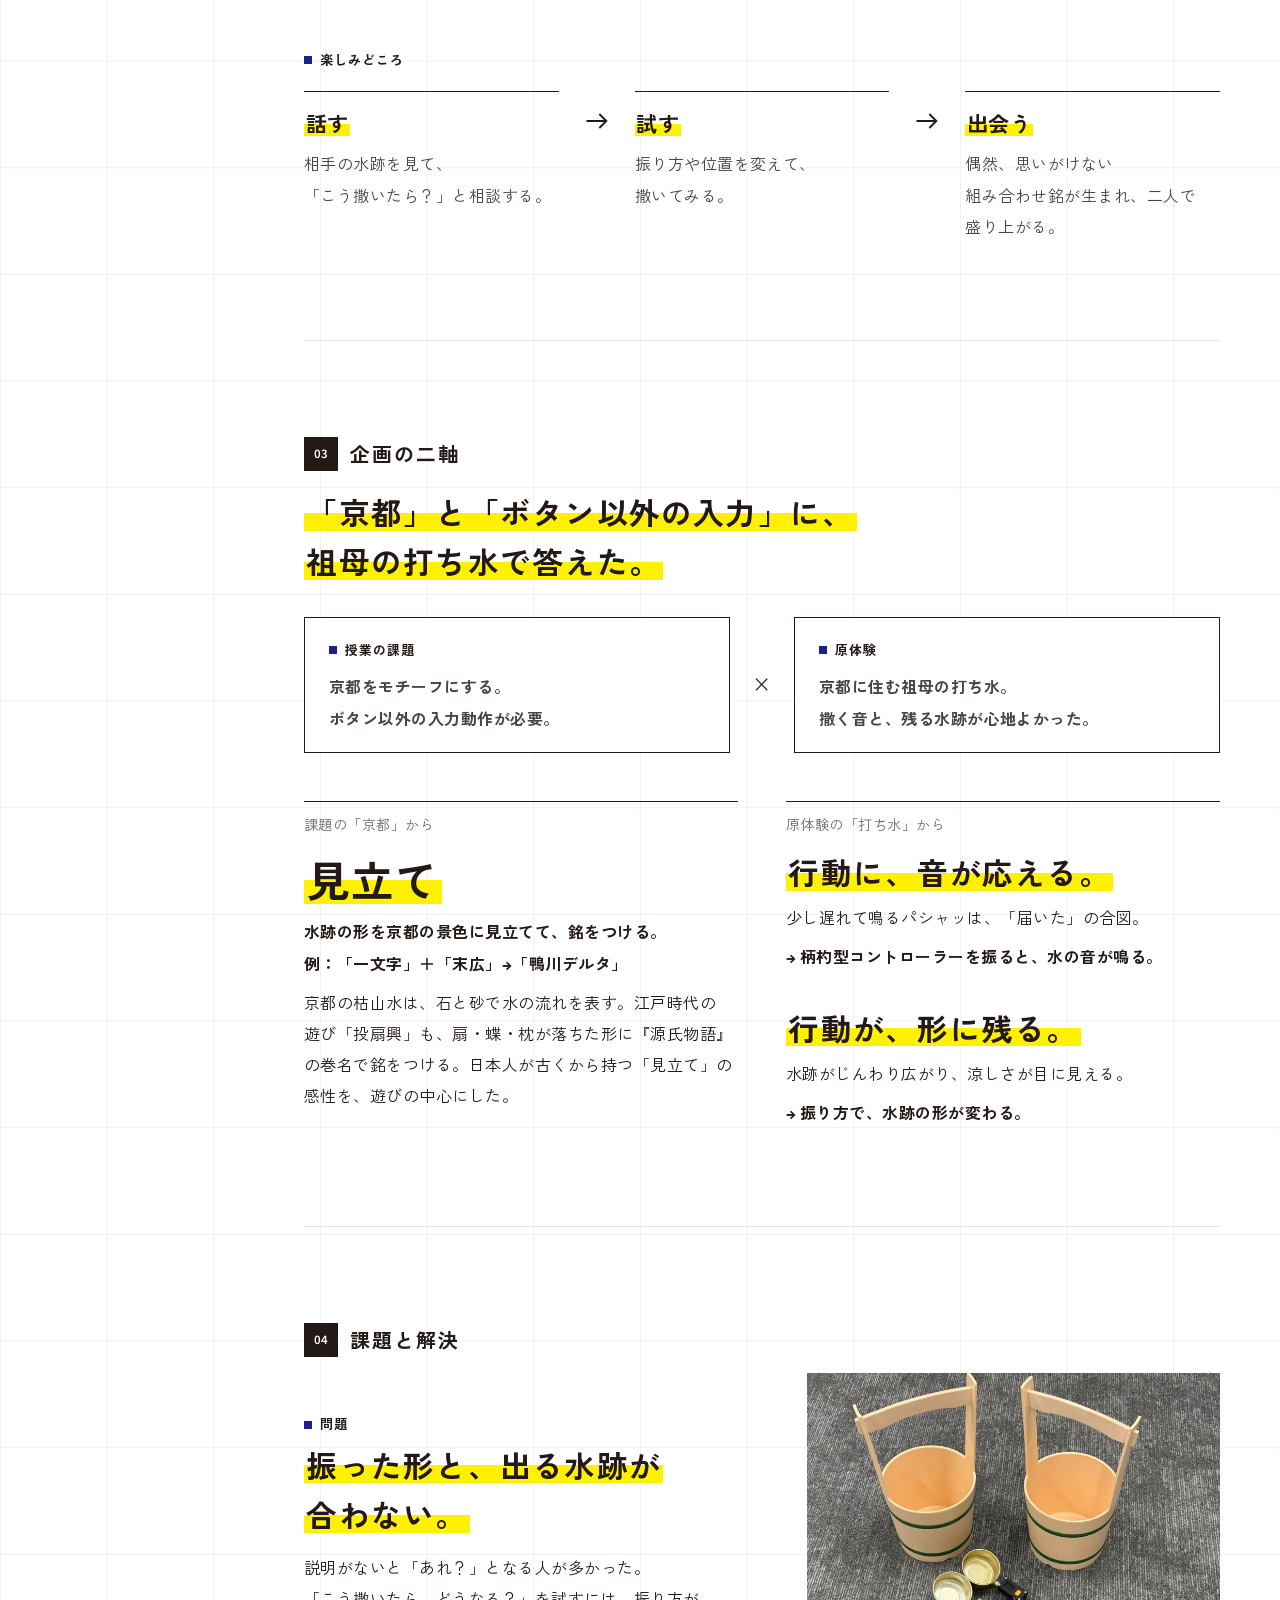
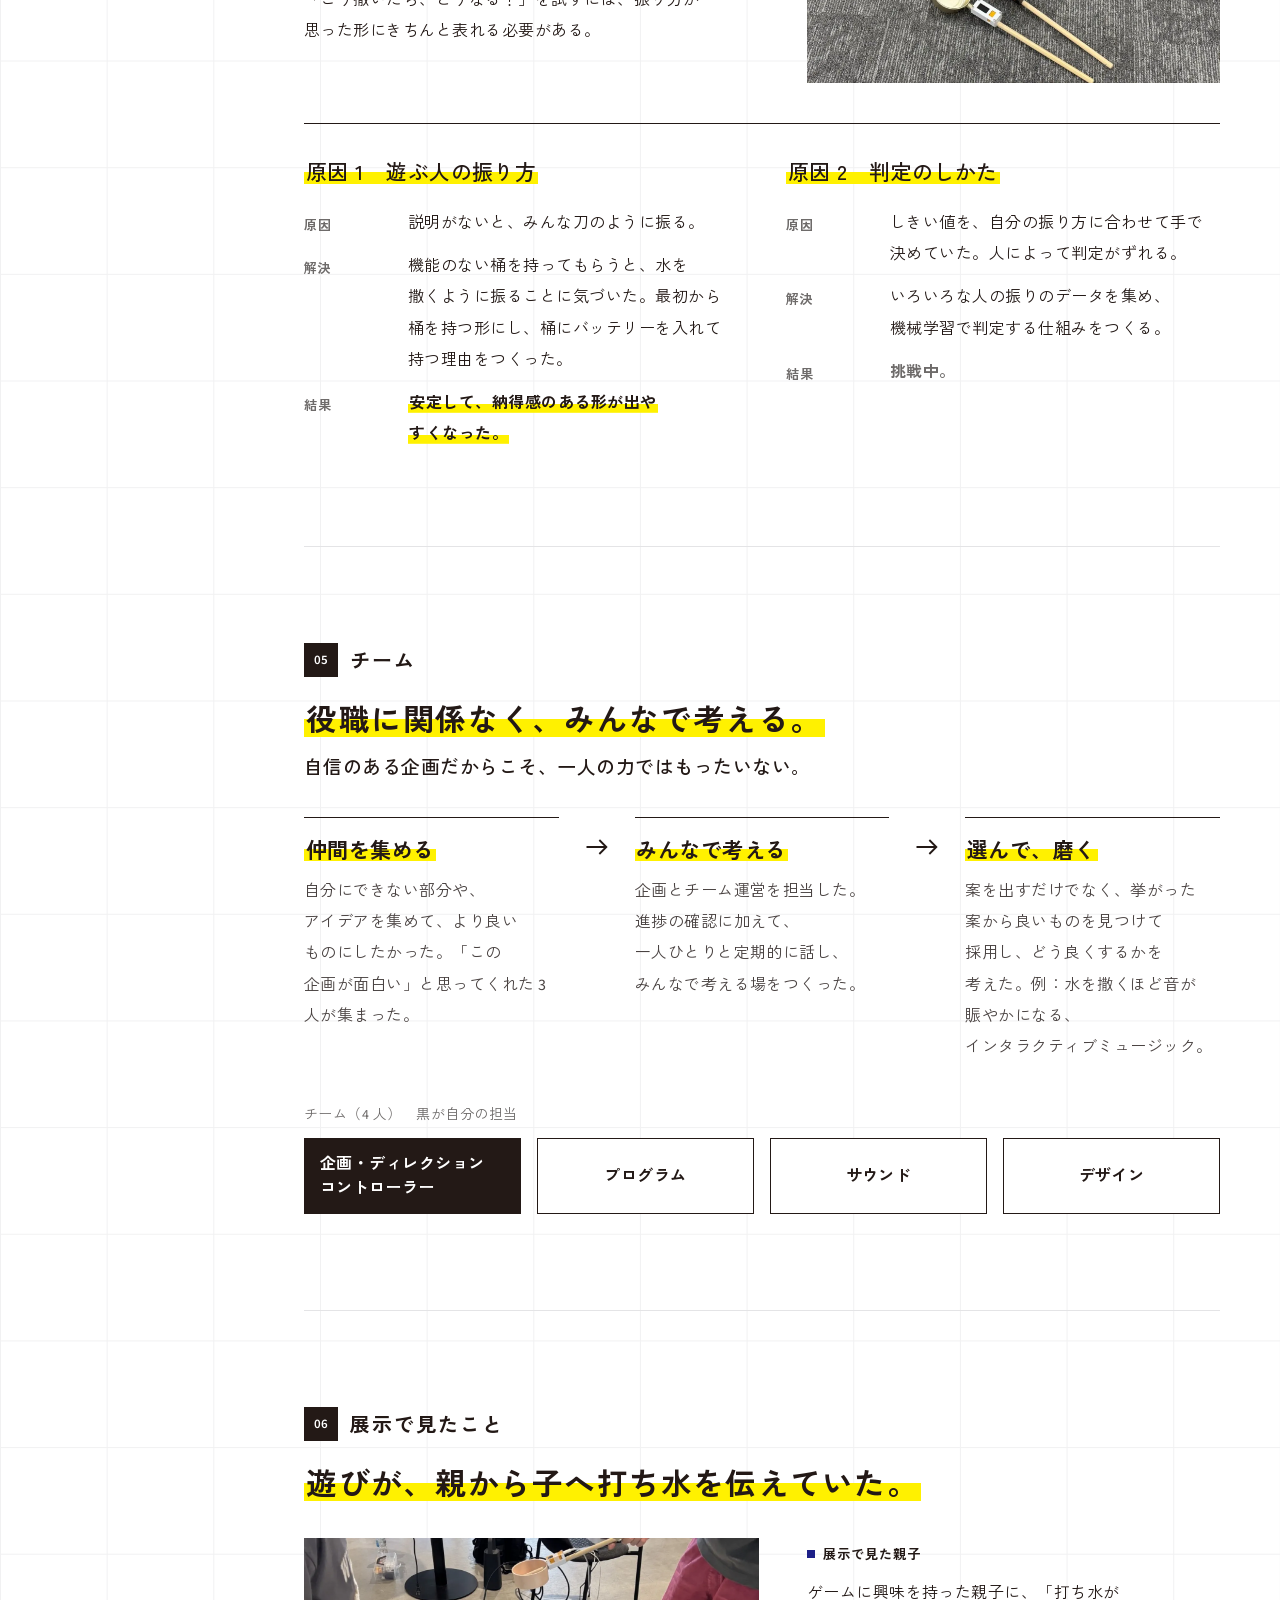
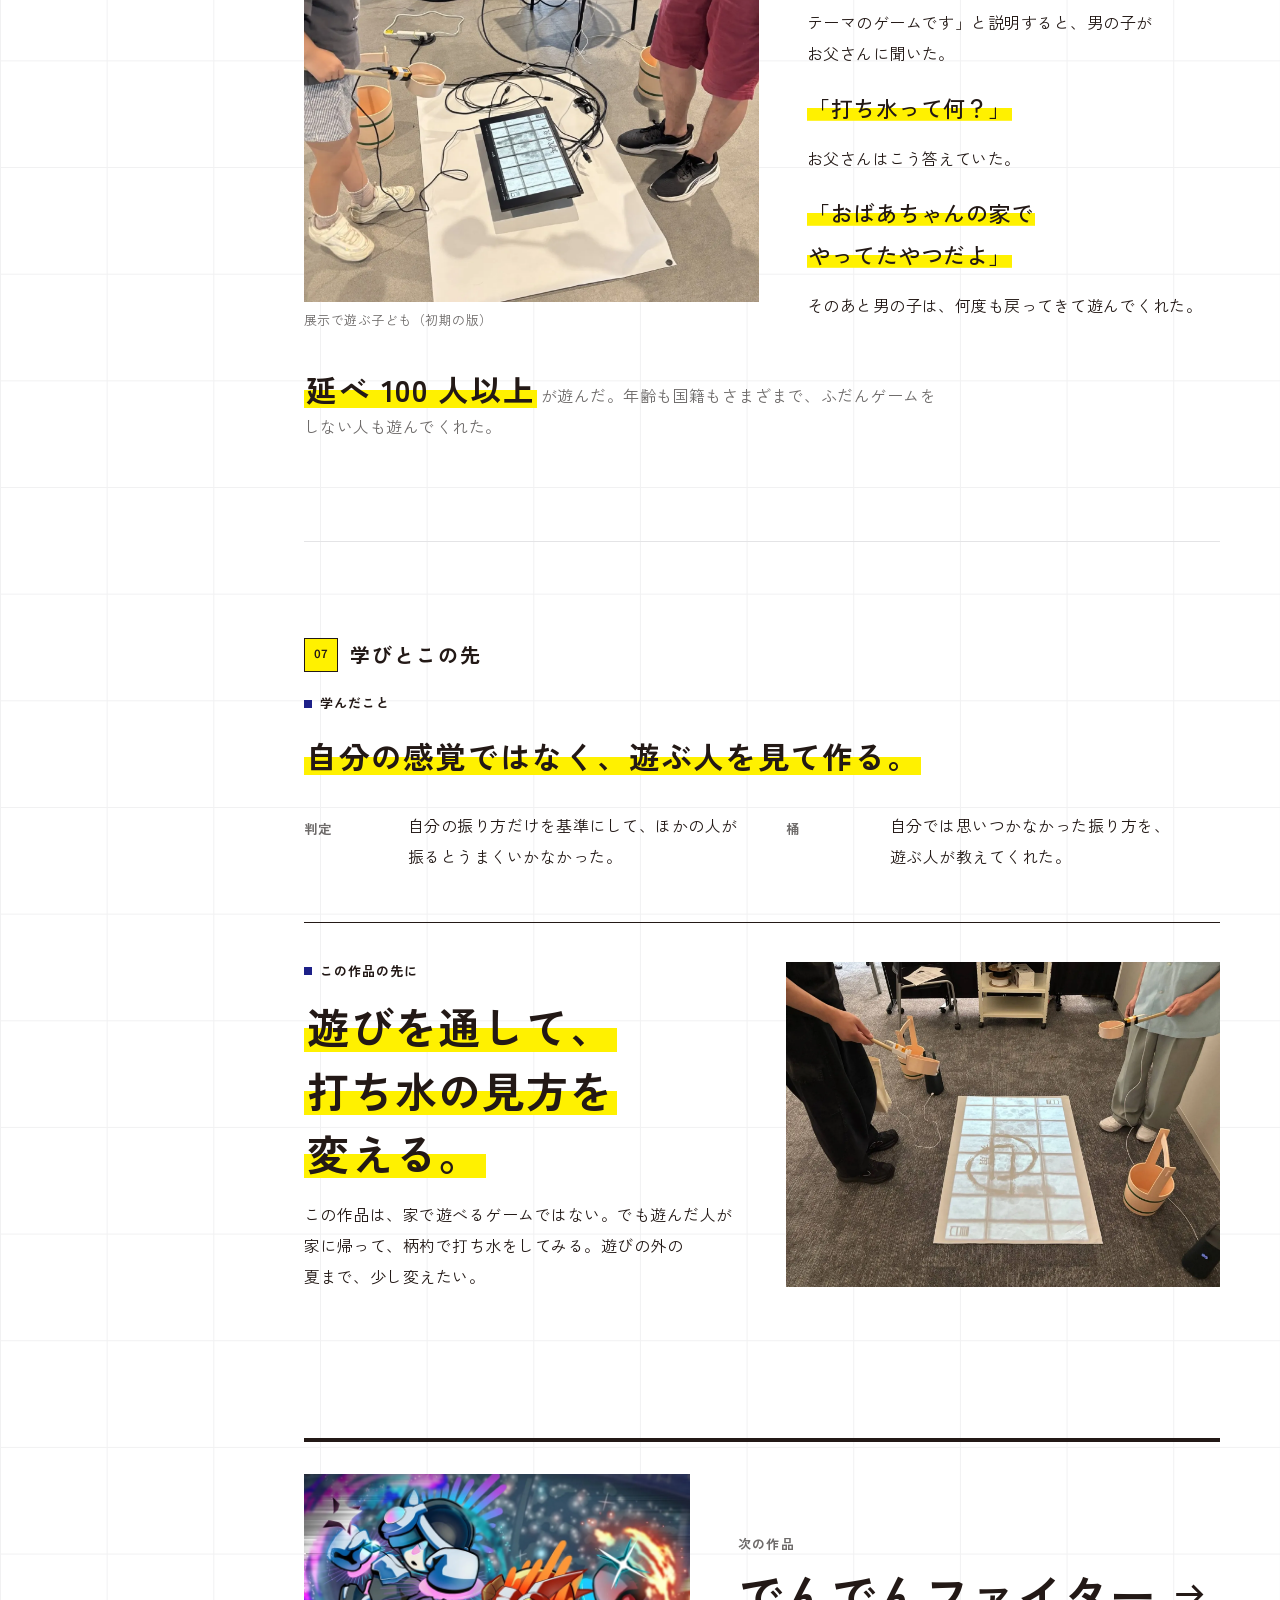
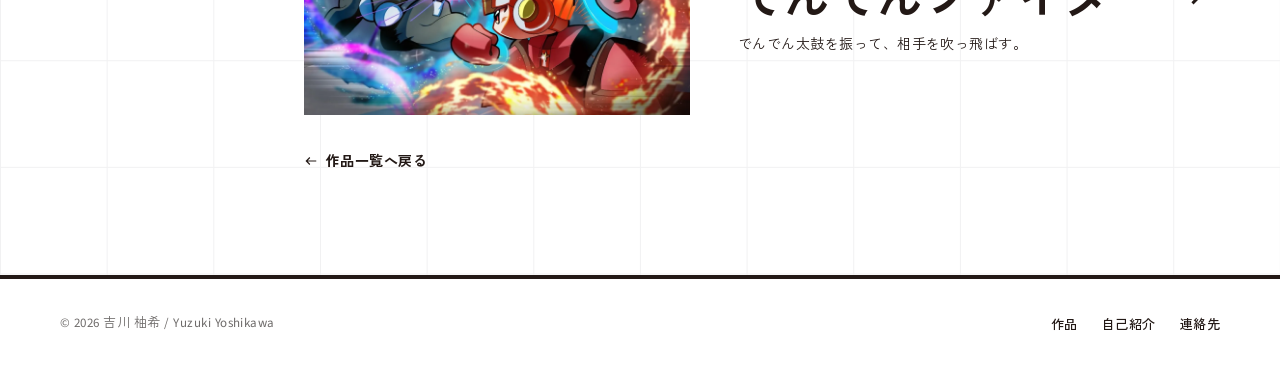
<file: works/kumi.html>
<!DOCTYPE html>
<html lang="ja">
<head>
<meta charset="UTF-8">
<meta name="viewport" content="width=device-width, initial-scale=1">
<title>汲・撒・響 | 吉川柚希 Portfolio</title>
<meta name="description" content="柄杓を振って水を撒き、形の組み合わせを楽しむ。二人で遊ぶコミュニケーションゲーム「汲・撒・響」。">
<script>document.documentElement.classList.add("js")</script>
<link rel="icon" href="../assets/favicon.svg" type="image/svg+xml">
<link rel="icon" href="../assets/favicon-32.png" sizes="32x32" type="image/png">
<link rel="apple-touch-icon" href="../assets/apple-touch-icon.png">
<link rel="preconnect" href="https://fonts.googleapis.com">
<link rel="preconnect" href="https://fonts.gstatic.com" crossorigin>
<link href="https://fonts.googleapis.com/css2?family=Source+Sans+3:wght@300;400;600&family=Zen+Kaku+Gothic+New:wght@400;500;700&display=swap" rel="stylesheet">
<link rel="stylesheet" href="../assets/css/style.css?v=20261031f">
<script src="../assets/js/site.js?v=20261031f" defer></script>
</head>
<body>

<nav class="site-nav">
  <div class="wrap">
    <a class="home" href="../">吉川 柚希</a>
    <ul>
      <li><a href="../#works" aria-current="page">作品</a></li>
      <li><a href="../#about">自己紹介</a></li>
      <li><a href="../#contact">連絡先</a></li>
    </ul>
  </div>
  <div class="progress" aria-hidden="true"></div>
</nav>

<header class="work-hero wrap">
  <h1>汲・撒・響<span class="yomi">きゅう・さん・きょう</span></h1>
  <p class="catch lg"><span class="mk">柄杓を振って水を撒き、</span><br><span class="mk">形の組み合わせを楽しむ。</span></p>
  <figure class="hero-media play" data-play="splash"><img src="../assets/img/kumi_title.webp" alt="京都の路地に「汲・撒・響」のタイトル"></figure>
  <dl class="facts">
    <div><dt>プレイ人数</dt><dd>2 人</dd></div>
    <div><dt>プレイ時間</dt><dd>5〜10 分</dd></div>
    <div><dt>制作期間</dt><dd>2026 年 5 月〜（制作中）</dd></div>
    <div><dt>チーム</dt><dd>4 人</dd></div>
    <div class="wide"><dt>担当</dt><dd>企画、ディレクション、プログラム（ハードウェア）、コントローラー開発</dd></div>
    <div class="wide"><dt>出展</dt><dd>ゲーム創造・継承シンポジウム ほか</dd></div>
  </dl>
</header>

<div class="work-body wrap">
  <nav class="toc" aria-label="このページの目次">
    <p>目次</p>
    <ol>
      <li><a href="#overview"><span class="no">01</span><span class="t">作品概要</span></a></li>
      <li><a href="#system"><span class="no">02</span><span class="t">ゲームシステム</span></a></li>
      <li><a href="#axes"><span class="no">03</span><span class="t">企画の二軸</span></a></li>
      <li><a href="#problem"><span class="no">04</span><span class="t">課題と解決</span></a></li>
      <li><a href="#team"><span class="no">05</span><span class="t">チーム</span></a></li>
      <li><a href="#exhibit"><span class="no">06</span><span class="t">展示で見たこと</span></a></li>
      <li><a href="#learn"><span class="no">07</span><span class="t">学びとこの先</span></a></li>
    </ol>
  </nav>

  <main>
    <section class="sec" id="overview">
      <h2 class="sec-title"><span class="no">01</span>作品概要</h2>
      <div class="split half">
        <div class="stack">
          <span class="tag">遊び方</span>
          <p class="lead">足もとの「打ち水の床」と、<br>正面の「路地」の 2 画面で遊ぶ。</p>
          <span class="tag">注力したポイント</span>
          <p class="lead">柄杓を振る気持ちよさを、<br>床に残る水跡と音で返すこと。</p>
        </div>
        <div class="love-box">
          <span class="tag yellow">ここが好き</span>
          <p class="lead"><span class="mk">床に水跡が広がり、</span><br><span class="mk">名前がつく瞬間。</span></p>
        </div>
      </div>
      <div class="photos" style="margin-top:32px">
        <figure><img class="zoomable" src="../assets/img/kumi_play.webp" alt="床に映した打ち水の画面に、二人が柄杓で水を撒く" loading="lazy"><figcaption class="caption">足もとの「打ち水の床」に、柄杓で水を撒く</figcaption></figure>
        <figure><img class="zoomable" src="../assets/img/kumi_floor_sanjo_full.webp" alt="床の画面。水跡に「三条大橋」の銘がつく" loading="lazy"><figcaption class="caption">水跡に「三条大橋」の銘がついた床</figcaption></figure>
      </div>
      <figure style="margin-top:14px">
        <div class="yt" data-id="l-2zvBTqRLM" data-title="汲・撒・響 紹介映像"><button class="play" type="button">紹介映像を再生</button></div>
        <figcaption class="caption">紹介映像（YouTube）</figcaption>
      </figure>
    </section>

    <section class="sec" id="system">
      <h2 class="sec-title"><span class="no">02</span>ゲームシステム</h2>
      <p class="catch"><span class="mk">「こう撒いたら、どうなる？」</span><br><span class="mk">二人の会話が、偶然の銘を生む。</span></p>
      <div class="split half">
        <figure>
          <img class="cover zoomable" src="../assets/img/kumi_floor_kamogawa.webp" alt="床の画面。水跡に「鴨川デルタ」の銘がつく" loading="lazy">
          <figcaption class="caption">実際の床：「一文字」＋「末広」が「鴨川デルタ」に</figcaption>
        </figure>
        <div>
          <ol class="steps">
            <li>二人が交代で柄杓を振り、床に水を撒く。</li>
            <li>水跡の形に「扇」「一文字」などの銘がつく。</li>
            <li>銘は一人では完結しない。相手の水跡と組み合わさると、京都の地名に見立てた「組み合わせ銘」に変わる。</li>
          </ol>
          <p class="sub small">決まった回数を撒いたら終わり。勝ち負けはない。</p>
        </div>
      </div>
      <p style="margin:40px 0 16px"><span class="tag">楽しみどころ</span></p>
      <div class="flow">
        <div class="step"><h3><span class="mk">話す</span></h3><p>相手の水跡を見て、「こう撒いたら？」と相談する。</p></div>
        <span class="arrow" aria-hidden="true"></span>
        <div class="step"><h3><span class="mk">試す</span></h3><p>振り方や位置を変えて、撒いてみる。</p></div>
        <span class="arrow" aria-hidden="true"></span>
        <div class="step"><h3><span class="mk">出会う</span></h3><p>偶然、思いがけない組み合わせ銘が生まれ、二人で盛り上がる。</p></div>
      </div>
    </section>

    <section class="sec" id="axes">
      <h2 class="sec-title"><span class="no">03</span>企画の二軸</h2>
      <p class="catch"><span class="mk">「京都」と「ボタン以外の入力」に、</span><br><span class="mk">祖母の打ち水で答えた。</span></p>
      <div class="flow box" style="grid-template-columns:1fr auto 1fr">
        <div class="step stack-sm"><span class="tag">授業の課題</span><p class="bold">京都をモチーフにする。<br>ボタン以外の入力動作が必要。</p></div>
        <span class="times" aria-hidden="true">×</span>
        <div class="step stack-sm"><span class="tag">原体験</span><p class="bold">京都に住む祖母の打ち水。<br>撒く音と、残る水跡が心地よかった。</p></div>
      </div>
      <div class="split half" style="margin-top:48px">
        <div class="stack-sm" style="border-top:1px solid var(--ink);padding-top:12px">
          <p class="small sub">課題の「京都」から</p>
          <h3 class="catch lg"><span class="mk">見立て</span></h3>
          <p class="bold">水跡の形を京都の景色に見立てて、銘をつける。<br>例：「一文字」＋「末広」→「鴨川デルタ」</p>
          <p>京都の枯山水は、石と砂で水の流れを表す。江戸時代の遊び「投扇興」も、扇・蝶・枕が落ちた形に『源氏物語』の巻名で銘をつける。日本人が古くから持つ「見立て」の感性を、遊びの中心にした。</p>
        </div>
        <div class="stack-sm" style="border-top:1px solid var(--ink);padding-top:12px">
          <p class="small sub">原体験の「打ち水」から</p>
          <h3 class="catch"><span class="mk">行動に、音が応える。</span></h3>
          <p>少し遅れて鳴るパシャッは、「届いた」の合図。</p>
          <p class="bold">→ 柄杓型コントローラーを振ると、水の音が鳴る。</p>
          <h3 class="catch" style="padding-top:20px"><span class="mk">行動が、形に残る。</span></h3>
          <p>水跡がじんわり広がり、涼しさが目に見える。</p>
          <p class="bold">→ 振り方で、水跡の形が変わる。</p>
        </div>
      </div>
    </section>

    <section class="sec" id="problem">
      <h2 class="sec-title"><span class="no">04</span>課題と解決</h2>
      <div class="split" style="grid-template-columns:1.1fr 1fr;align-items:center">
        <div class="stack">
          <span class="tag">問題</span>
          <p class="catch" style="margin:0"><span class="mk">振った形と、出る水跡が合わない。</span></p>
          <p>説明がないと「あれ？」となる人が多かった。「こう撒いたら、どうなる？」を試すには、振り方が思った形にきちんと表れる必要がある。</p>
        </div>
        <img class="cover zoomable" src="../assets/img/kumi_device_v2.webp" alt="手桶 2 つと、センサーを付けた柄杓型コントローラー 2 本" loading="lazy" style="--r:4/3">
      </div>
      <div class="split half" style="margin-top:40px;border-top:1px solid var(--ink);padding-top:28px">
        <div class="stack">
          <h3 class="lead" style="font-size:21px"><span class="mk">原因 1　遊ぶ人の振り方</span></h3>
          <dl class="kv">
            <dt>原因</dt><dd>説明がないと、みんな刀のように振る。</dd>
            <dt>解決</dt><dd>機能のない桶を持ってもらうと、水を撒くように振ることに気づいた。最初から桶を持つ形にし、桶にバッテリーを入れて持つ理由をつくった。</dd>
            <dt>結果</dt><dd class="bold"><span class="mk">安定して、納得感のある形が出やすくなった。</span></dd>
          </dl>
        </div>
        <div class="stack">
          <h3 class="lead" style="font-size:21px"><span class="mk">原因 2　判定のしかた</span></h3>
          <dl class="kv">
            <dt>原因</dt><dd>しきい値を、自分の振り方に合わせて手で決めていた。人によって判定がずれる。</dd>
            <dt>解決</dt><dd>いろいろな人の振りのデータを集め、機械学習で判定する仕組みをつくる。</dd>
            <dt>結果</dt><dd class="sub bold">挑戦中。</dd>
          </dl>
        </div>
      </div>
    </section>

    <section class="sec" id="team">
      <h2 class="sec-title"><span class="no">05</span>チーム</h2>
      <p class="catch" style="margin-bottom:6px"><span class="mk">役職に関係なく、みんなで考える。</span></p>
      <p class="lead" style="margin-bottom:32px">自信のある企画だからこそ、一人の力ではもったいない。</p>
      <div class="flow">
        <div class="step"><h3><span class="mk">仲間を集める</span></h3><p>自分にできない部分や、アイデアを集めて、より良いものにしたかった。「この企画が面白い」と思ってくれた 3 人が集まった。</p></div>
        <span class="arrow" aria-hidden="true"></span>
        <div class="step"><h3><span class="mk">みんなで考える</span></h3><p>企画とチーム運営を担当した。進捗の確認に加えて、一人ひとりと定期的に話し、みんなで考える場をつくった。</p></div>
        <span class="arrow" aria-hidden="true"></span>
        <div class="step"><h3><span class="mk">選んで、磨く</span></h3><p>案を出すだけでなく、挙がった案から良いものを見つけて採用し、どう良くするかを考えた。例：水を撒くほど音が賑やかになる、インタラクティブミュージック。</p></div>
      </div>
      <p class="small sub" style="margin:40px 0 10px">チーム（4 人）　黒が自分の担当</p>
      <div class="cols tight keep2" style="--n:4">
        <div style="background:var(--ink);color:#fff;padding:14px 16px;font-weight:700;line-height:1.5">企画・ディレクション<br>コントローラー</div>
        <div style="border:1px solid var(--ink);background:#fff;padding:14px 16px;font-weight:700;display:grid;place-items:center">プログラム</div>
        <div style="border:1px solid var(--ink);background:#fff;padding:14px 16px;font-weight:700;display:grid;place-items:center">サウンド</div>
        <div style="border:1px solid var(--ink);background:#fff;padding:14px 16px;font-weight:700;display:grid;place-items:center">デザイン</div>
      </div>
    </section>

    <section class="sec" id="exhibit">
      <h2 class="sec-title"><span class="no">06</span>展示で見たこと</h2>
      <p class="catch"><span class="mk">遊びが、親から子へ打ち水を伝えていた。</span></p>
      <div class="split" style="grid-template-columns:1.1fr 1fr">
        <figure>
          <img class="cover zoomable" src="../assets/img/kumi_loop.webp" alt="展示で、子どもとお父さんが柄杓を持って遊ぶ" loading="lazy" style="--r:5/4">
          <figcaption class="caption">展示で遊ぶ子ども（初期の版）</figcaption>
        </figure>
        <div class="stack">
          <span class="tag">展示で見た親子</span>
          <p>ゲームに興味を持った親子に、「打ち水がテーマのゲームです」と説明すると、男の子がお父さんに聞いた。</p>
          <p class="lead" style="font-size:22px"><span class="mk">「打ち水って何？」</span></p>
          <p>お父さんはこう答えていた。</p>
          <p class="lead" style="font-size:22px"><span class="mk">「おばあちゃんの家で</span><br><span class="mk">やってたやつだよ」</span></p>
          <p>そのあと男の子は、何度も戻ってきて遊んでくれた。</p>
        </div>
      </div>
      <p style="margin-top:32px"><span class="catch"><span class="mk">延べ 100 人以上</span></span> <span class="sub">が遊んだ。年齢も国籍もさまざまで、ふだんゲームをしない人も遊んでくれた。</span></p>
    </section>

    <section class="sec" id="learn">
      <h2 class="sec-title"><span class="no">07</span>学びとこの先</h2>
      <span class="tag">学んだこと</span>
      <p class="catch" style="margin-top:12px"><span class="mk">自分の感覚ではなく、遊ぶ人を見て作る。</span></p>
      <div class="split half">
        <dl class="kv"><dt>判定</dt><dd>自分の振り方だけを基準にして、ほかの人が振るとうまくいかなかった。</dd></dl>
        <dl class="kv"><dt>桶</dt><dd>自分では思いつかなかった振り方を、遊ぶ人が教えてくれた。</dd></dl>
      </div>
      <div class="split half" style="margin-top:48px;border-top:1px solid var(--ink);padding-top:32px;align-items:center">
        <div class="stack">
          <span class="tag">この作品の先に</span>
          <h3 class="catch lg"><span class="mk">遊びを通して、</span><br><span class="mk">打ち水の見方を変える。</span></h3>
          <p>この作品は、家で遊べるゲームではない。でも遊んだ人が家に帰って、柄杓で打ち水をしてみる。遊びの外の夏まで、少し変えたい。</p>
        </div>
        <img class="cover zoomable" src="../assets/img/kumi_play.webp" alt="床の画面を挟んで、二人が柄杓と桶を持って遊ぶ" loading="lazy" style="--r:4/3">
      </div>
    </section>

    <a class="next-work" href="denden.html">
      <div class="media"><img src="../assets/img/denden_kv.webp" alt="" loading="lazy"></div>
      <div><p class="label">次の作品</p><p class="t">でんでんファイター<span class="ico ico-right" aria-hidden="true"></span></p><p class="small" style="margin-top:8px">でんでん太鼓を振って、相手を吹っ飛ばす。</p></div>
    </a>
    <a class="back-link" href="../#works"><span class="ico ico-left" aria-hidden="true"></span>作品一覧へ戻る</a>
  </main>
</div>

<footer class="site-foot">
  <div class="wrap">
    <p>© 2026 吉川 柚希 / Yuzuki Yoshikawa</p>
    <nav aria-label="フッター"><a href="../#works">作品</a><a href="../#about">自己紹介</a><a href="../#contact">連絡先</a></nav>
  </div>
</footer>

</body>
</html>
</file>
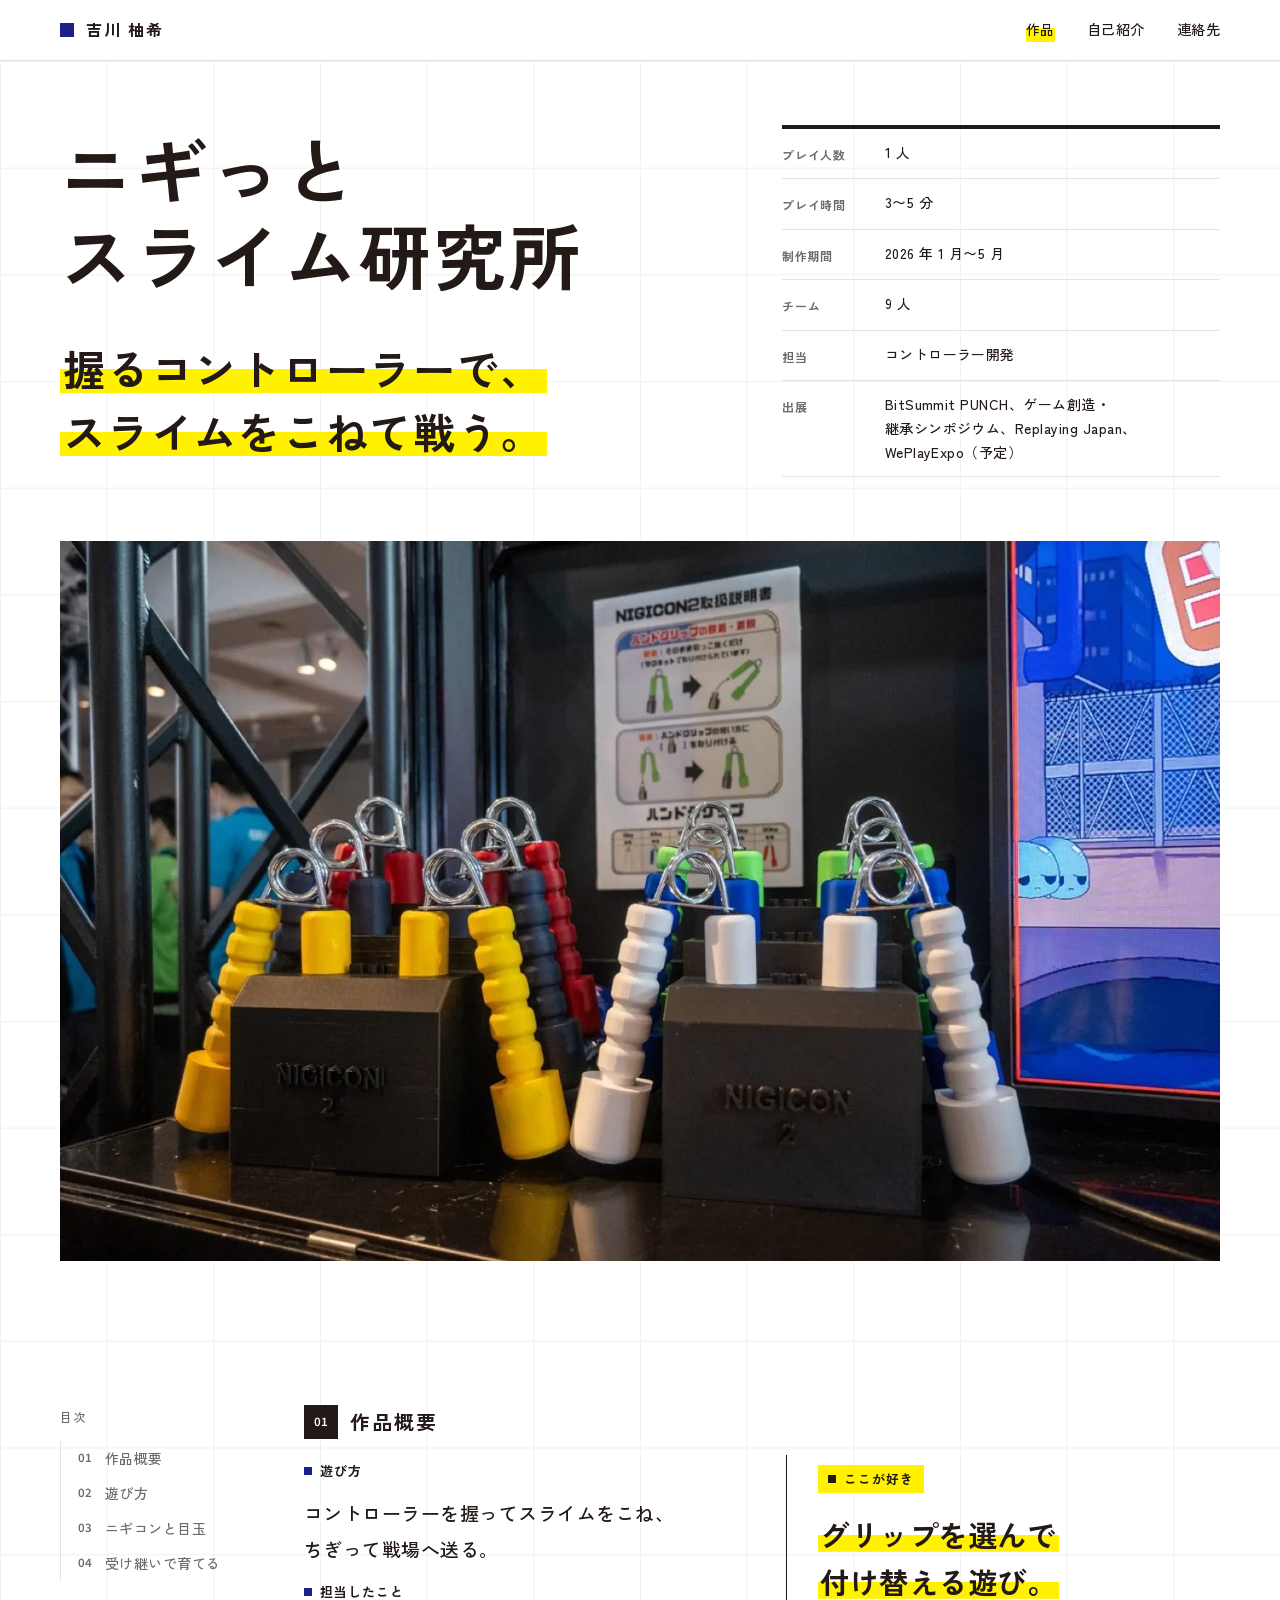
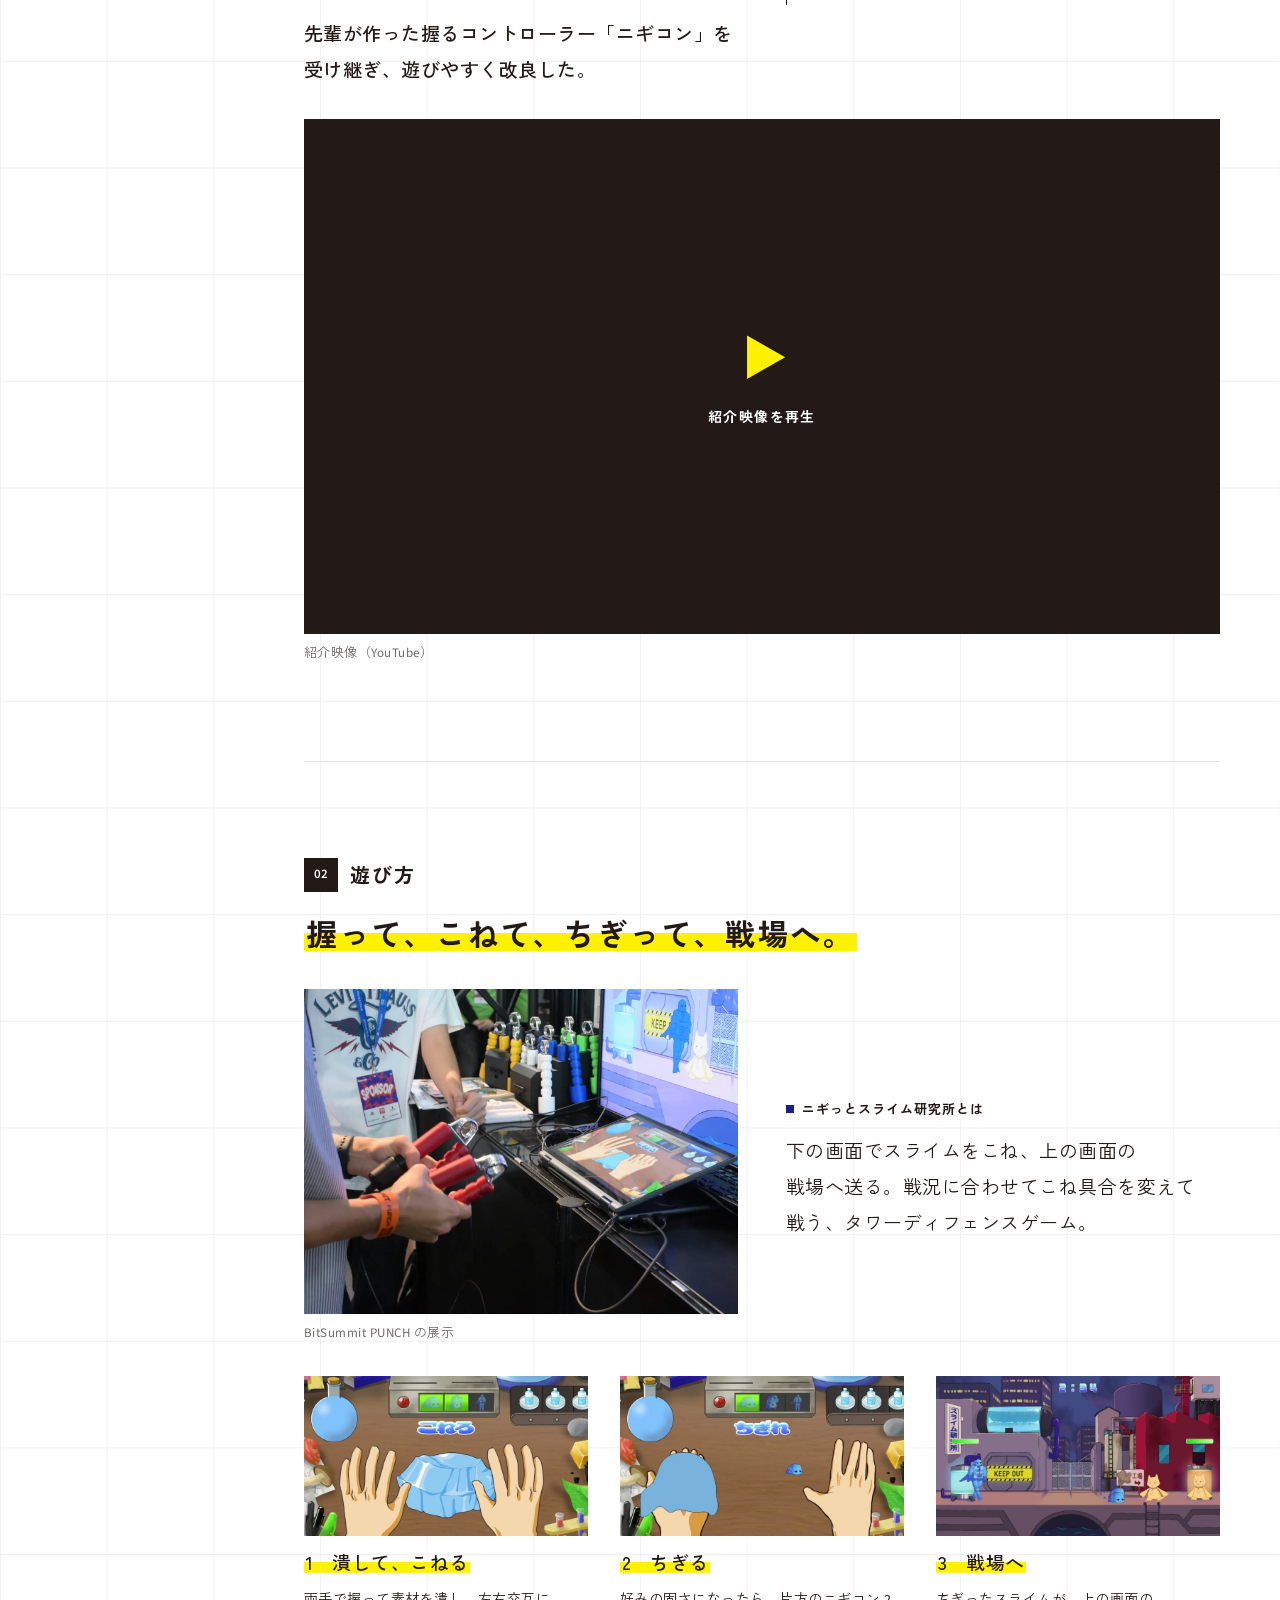
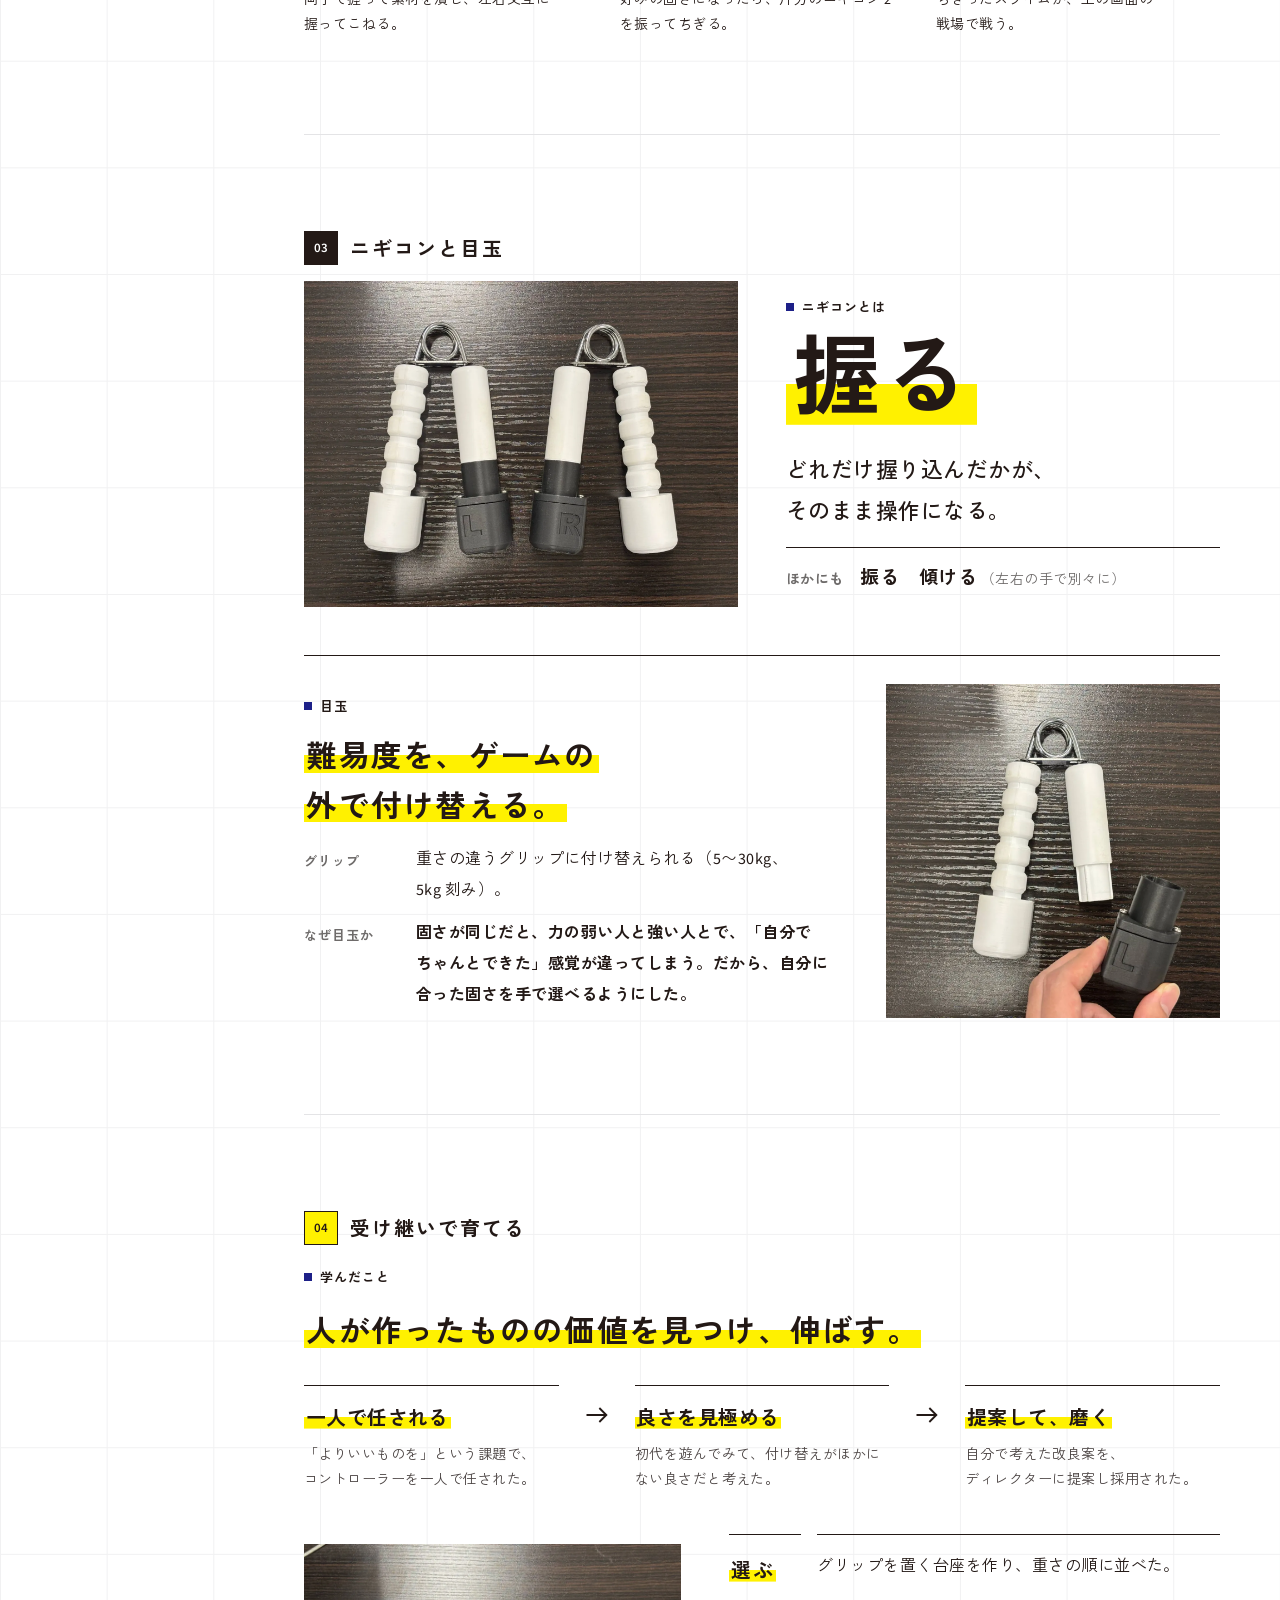
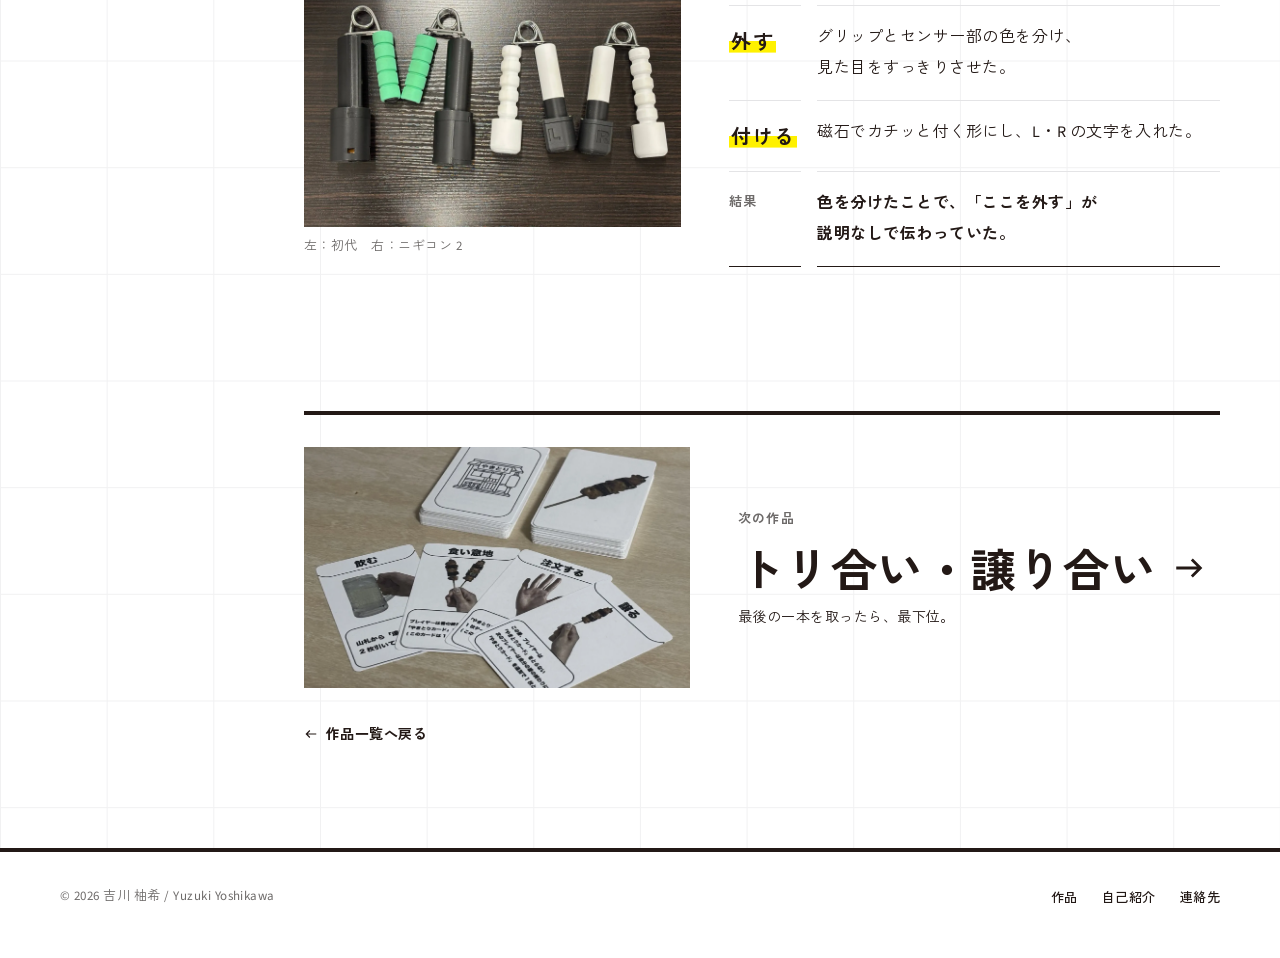
<file: works/nigi.html>
<!DOCTYPE html>
<html lang="ja">
<head>
<meta charset="UTF-8">
<meta name="viewport" content="width=device-width, initial-scale=1">
<title>ニギっとスライム研究所 | 吉川柚希 Portfolio</title>
<meta name="description" content="握るコントローラーで、スライムをこねて戦う。「ニギっとスライム研究所」のコントローラー開発。">
<script>document.documentElement.classList.add("js")</script>
<link rel="icon" href="../assets/favicon.svg" type="image/svg+xml">
<link rel="icon" href="../assets/favicon-32.png" sizes="32x32" type="image/png">
<link rel="apple-touch-icon" href="../assets/apple-touch-icon.png">
<link rel="preconnect" href="https://fonts.googleapis.com">
<link rel="preconnect" href="https://fonts.gstatic.com" crossorigin>
<link href="https://fonts.googleapis.com/css2?family=Source+Sans+3:wght@300;400;600&family=Zen+Kaku+Gothic+New:wght@400;500;700&display=swap" rel="stylesheet">
<link rel="stylesheet" href="../assets/css/style.css?v=20261031f">
<script src="../assets/js/site.js?v=20261031f" defer></script>
</head>
<body>

<nav class="site-nav">
  <div class="wrap">
    <a class="home" href="../">吉川 柚希</a>
    <ul>
      <li><a href="../#works" aria-current="page">作品</a></li>
      <li><a href="../#about">自己紹介</a></li>
      <li><a href="../#contact">連絡先</a></li>
    </ul>
  </div>
  <div class="progress" aria-hidden="true"></div>
</nav>

<header class="work-hero wrap">
  <h1>ニギっとスライム研究所</h1>
  <p class="catch lg"><span class="mk">握るコントローラーで、</span><br><span class="mk">スライムをこねて戦う。</span></p>
  <figure class="hero-media" style="--r:3/2"><img src="../assets/img/nigi_bitsummit.webp" alt="BitSummit の展示台に並ぶ、色とりどりのグリップを付けたニギコン 2"></figure>
  <dl class="facts">
    <div><dt>プレイ人数</dt><dd>1 人</dd></div>
    <div><dt>プレイ時間</dt><dd>3〜5 分</dd></div>
    <div><dt>制作期間</dt><dd>2026 年 1 月〜5 月</dd></div>
    <div><dt>チーム</dt><dd>9 人</dd></div>
    <div class="wide"><dt>担当</dt><dd>コントローラー開発</dd></div>
    <div class="wide"><dt>出展</dt><dd>BitSummit PUNCH、ゲーム創造・継承シンポジウム、Replaying Japan、WePlayExpo（予定）</dd></div>
  </dl>
</header>

<div class="work-body wrap">
  <nav class="toc" aria-label="このページの目次">
    <p>目次</p>
    <ol>
      <li><a href="#overview"><span class="no">01</span><span class="t">作品概要</span></a></li>
      <li><a href="#play"><span class="no">02</span><span class="t">遊び方</span></a></li>
      <li><a href="#nigicon"><span class="no">03</span><span class="t">ニギコンと目玉</span></a></li>
      <li><a href="#inherit"><span class="no">04</span><span class="t">受け継いで育てる</span></a></li>
    </ol>
  </nav>

  <main>
    <section class="sec" id="overview">
      <h2 class="sec-title"><span class="no">01</span>作品概要</h2>
      <div class="split half">
        <div class="stack">
          <span class="tag">遊び方</span>
          <p class="lead">コントローラーを握ってスライムをこね、ちぎって戦場へ送る。</p>
          <span class="tag">担当したこと</span>
          <p class="lead">先輩が作った握るコントローラー「ニギコン」を受け継ぎ、遊びやすく改良した。</p>
        </div>
        <div class="love-box">
          <span class="tag yellow">ここが好き</span>
          <p class="lead"><span class="mk">グリップを選んで</span><br><span class="mk">付け替える遊び。</span></p>
        </div>
      </div>
      <figure style="margin-top:32px">
        <div class="yt" data-id="ebwN-qb_504" data-title="ニギっとスライム研究所 紹介映像"><button class="play" type="button">紹介映像を再生</button></div>
        <figcaption class="caption">紹介映像（YouTube）</figcaption>
      </figure>
    </section>

    <section class="sec" id="play">
      <h2 class="sec-title"><span class="no">02</span>遊び方</h2>
      <p class="catch"><span class="mk">握って、こねて、ちぎって、戦場へ。</span></p>
      <div class="split half" style="align-items:center">
        <figure>
          <img class="cover zoomable" src="../assets/img/nigi_ken_play_bitsummit.webp" alt="BitSummit PUNCH の展示で、ニギコンを両手で握って遊ぶ" loading="lazy" style="--r:4/3">
          <figcaption class="caption">BitSummit PUNCH の展示</figcaption>
        </figure>
        <div class="stack">
          <span class="tag">ニギっとスライム研究所とは</span>
          <p class="lead" style="font-weight:400">下の画面でスライムをこね、上の画面の戦場へ送る。戦況に合わせてこね具合を変えて戦う、タワーディフェンスゲーム。</p>
        </div>
      </div>
      <div class="cols" style="margin-top:32px">
        <div class="stack-sm"><img class="cover zoomable" src="../assets/img/nigi_ken_koneru.webp" alt="ゲーム画面：両手でスライムをこねる" loading="lazy"><h3 class="lead"><span class="mk">1　潰して、こねる</span></h3><p class="small">両手で握って素材を潰し、左右交互に握ってこねる。</p></div>
        <div class="stack-sm"><img class="cover zoomable" src="../assets/img/nigi_ken_chigire.webp" alt="ゲーム画面：スライムをちぎる" loading="lazy"><h3 class="lead"><span class="mk">2　ちぎる</span></h3><p class="small">好みの固さになったら、片方のニギコン 2 を振ってちぎる。</p></div>
        <div class="stack-sm"><img class="cover zoomable" src="../assets/img/nigi_ken_battle.webp" alt="ゲーム画面：戦場" loading="lazy"><h3 class="lead"><span class="mk">3　戦場へ</span></h3><p class="small">ちぎったスライムが、上の画面の戦場で戦う。</p></div>
      </div>
    </section>

    <section class="sec" id="nigicon">
      <h2 class="sec-title"><span class="no">03</span>ニギコンと目玉</h2>
      <div class="split half" style="align-items:center">
        <img class="cover zoomable" src="../assets/img/nigi_v2_pair.webp" alt="白いグリップの付いた、L と R のニギコン 2" loading="lazy" style="--r:4/3">
        <div class="stack">
          <span class="tag">ニギコンとは</span>
          <p style="font-size:clamp(56px,8vw,88px);font-weight:700;line-height:1.15"><span class="mk" data-play="squeeze">握る</span></p>
          <p class="lead" style="font-size:22px">どれだけ握り込んだかが、<br>そのまま操作になる。</p>
          <p style="border-top:1px solid var(--ink);padding-top:12px"><span class="small sub bold">ほかにも</span>　<span class="bold" style="font-size:19px">振る　傾ける</span> <span class="sub small">（左右の手で別々に）</span></p>
        </div>
      </div>
      <div class="split" style="margin-top:48px;border-top:1px solid var(--ink);padding-top:28px;grid-template-columns:1.6fr 1fr;align-items:center">
        <div class="stack">
          <span class="tag">目玉</span>
          <h3 class="catch"><span class="mk">難易度を、ゲームの外で付け替える。</span></h3>
          <dl class="kv" style="grid-template-columns:6em 1fr">
            <dt>グリップ</dt><dd>重さの違うグリップに付け替えられる（5〜30kg、5kg 刻み）。</dd>
            <dt>なぜ目玉か</dt><dd class="bold">固さが同じだと、力の弱い人と強い人とで、「自分でちゃんとできた」感覚が違ってしまう。だから、自分に合った固さを手で選べるようにした。</dd>
          </dl>
        </div>
        <img class="cover zoomable" src="../assets/img/nigi_v2_detach.webp" alt="ニギコン 2 から、黒いセンサー部を外す手" loading="lazy" style="--r:1/1">
      </div>
    </section>

    <section class="sec" id="inherit">
      <h2 class="sec-title"><span class="no">04</span>受け継いで育てる</h2>
      <span class="tag">学んだこと</span>
      <p class="catch" style="margin-top:12px"><span class="mk">人が作ったものの価値を見つけ、伸ばす。</span></p>
      <div class="flow">
        <div class="step"><h3 style="font-size:20px"><span class="mk">一人で任される</span></h3><p class="small">「よりいいものを」という課題で、コントローラーを一人で任された。</p></div>
        <span class="arrow" aria-hidden="true"></span>
        <div class="step"><h3 style="font-size:20px"><span class="mk">良さを見極める</span></h3><p class="small">初代を遊んでみて、付け替えがほかにない良さだと考えた。</p></div>
        <span class="arrow" aria-hidden="true"></span>
        <div class="step"><h3 style="font-size:20px"><span class="mk">提案して、磨く</span></h3><p class="small">自分で考えた改良案を、ディレクターに提案し採用された。</p></div>
      </div>
      <div class="split" style="margin-top:40px;grid-template-columns:1fr 1.3fr;align-items:center">
        <figure>
          <img class="cover zoomable" src="../assets/img/nigi_compare.webp" alt="初代ニギコン（黒と緑）と、ニギコン 2（白と黒）を並べた写真" loading="lazy" style="--r:4/3">
          <figcaption class="caption">左：初代　右：ニギコン 2</figcaption>
        </figure>
        <dl class="kv lines" style="grid-template-columns:4.5em 1fr">
          <dt class="lead" style="font-size:20px;color:var(--ink)"><span class="mk">選ぶ</span></dt><dd>グリップを置く台座を作り、重さの順に並べた。</dd>
          <dt class="lead" style="font-size:20px;color:var(--ink)"><span class="mk">外す</span></dt><dd>グリップとセンサー部の色を分け、見た目をすっきりさせた。</dd>
          <dt class="lead" style="font-size:20px;color:var(--ink)"><span class="mk">付ける</span></dt><dd>磁石でカチッと付く形にし、L・R の文字を入れた。</dd>
          <dt>結果</dt><dd class="bold">色を分けたことで、「ここを外す」が説明なしで伝わっていた。</dd>
        </dl>
      </div>
    </section>

    <a class="next-work" href="toriai.html">
      <div class="media"><img src="../assets/img/tori_proc01.webp" alt="" loading="lazy"></div>
      <div><p class="label">次の作品</p><p class="t">トリ合い・譲り合い<span class="ico ico-right" aria-hidden="true"></span></p><p class="small" style="margin-top:8px">最後の一本を取ったら、最下位。</p></div>
    </a>
    <a class="back-link" href="../#works"><span class="ico ico-left" aria-hidden="true"></span>作品一覧へ戻る</a>
  </main>
</div>

<footer class="site-foot">
  <div class="wrap">
    <p>© 2026 吉川 柚希 / Yuzuki Yoshikawa</p>
    <nav aria-label="フッター"><a href="../#works">作品</a><a href="../#about">自己紹介</a><a href="../#contact">連絡先</a></nav>
  </div>
</footer>

</body>
</html>
</file>
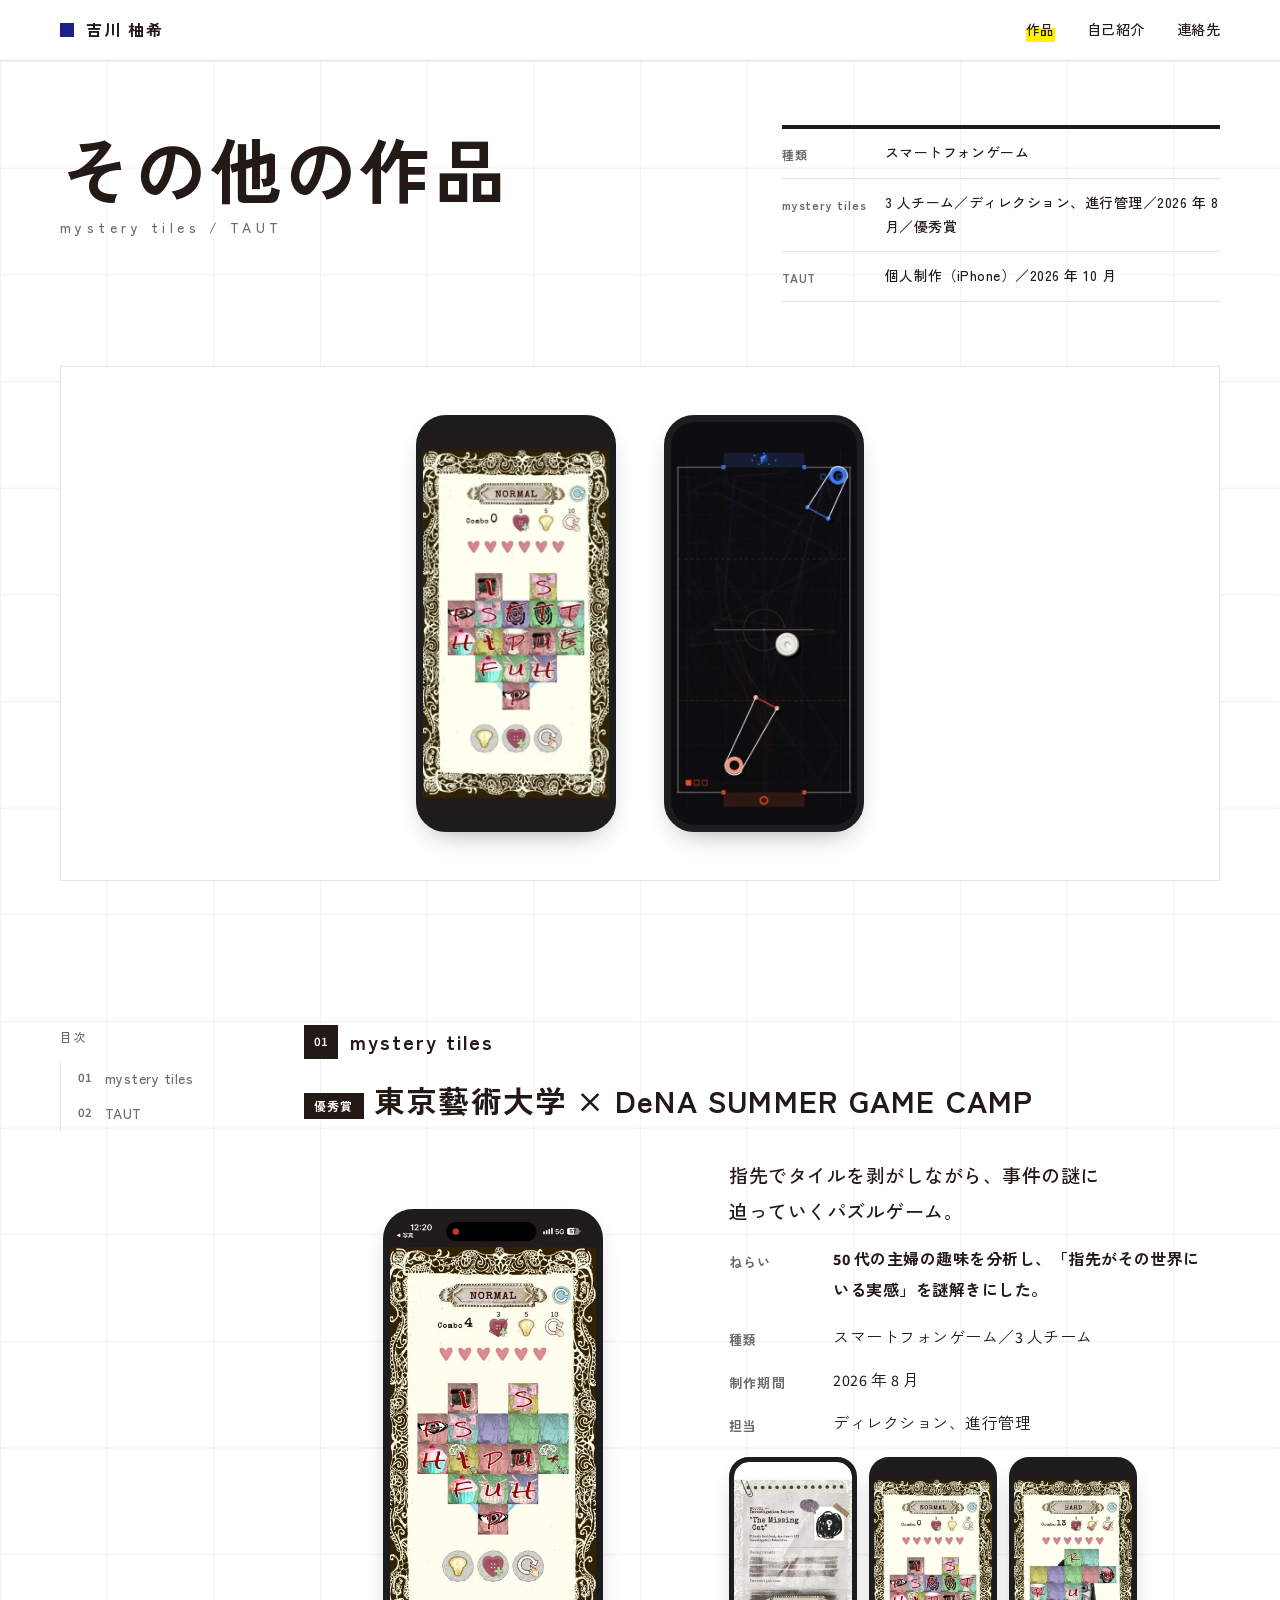
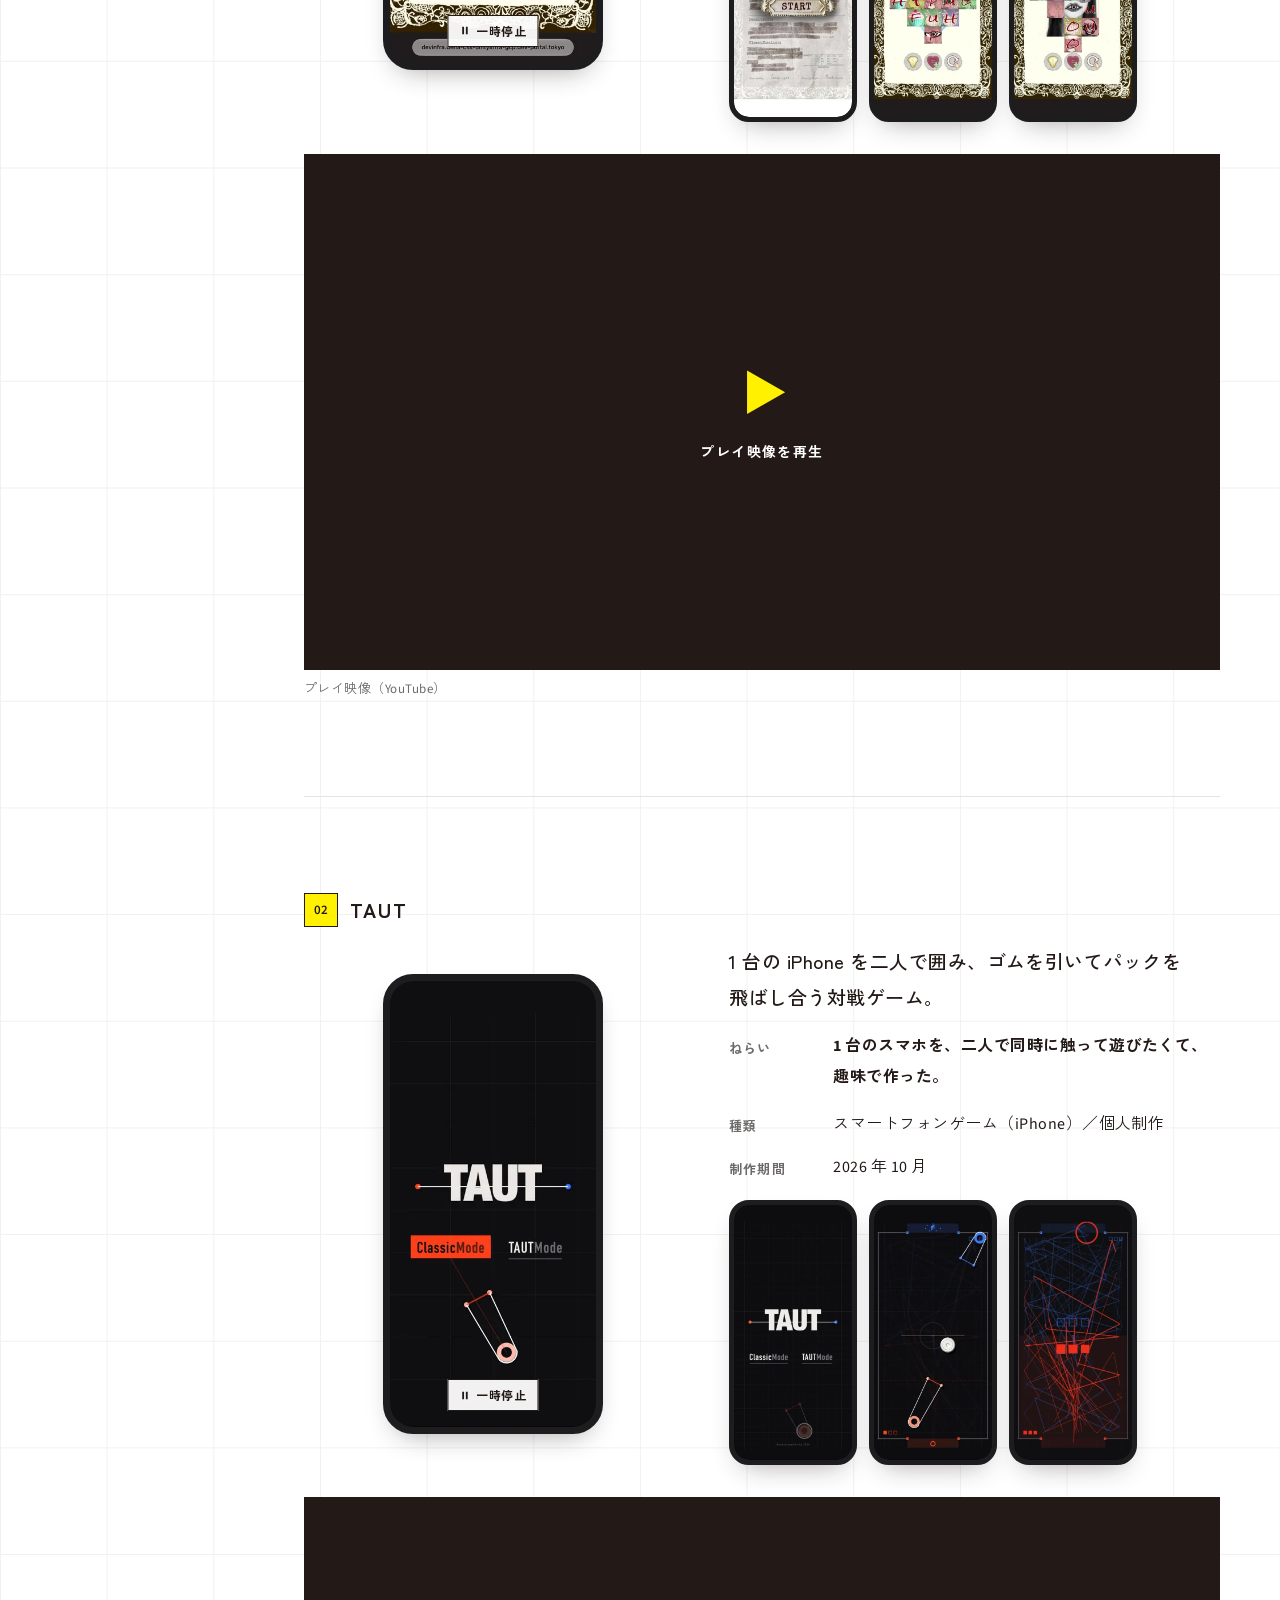
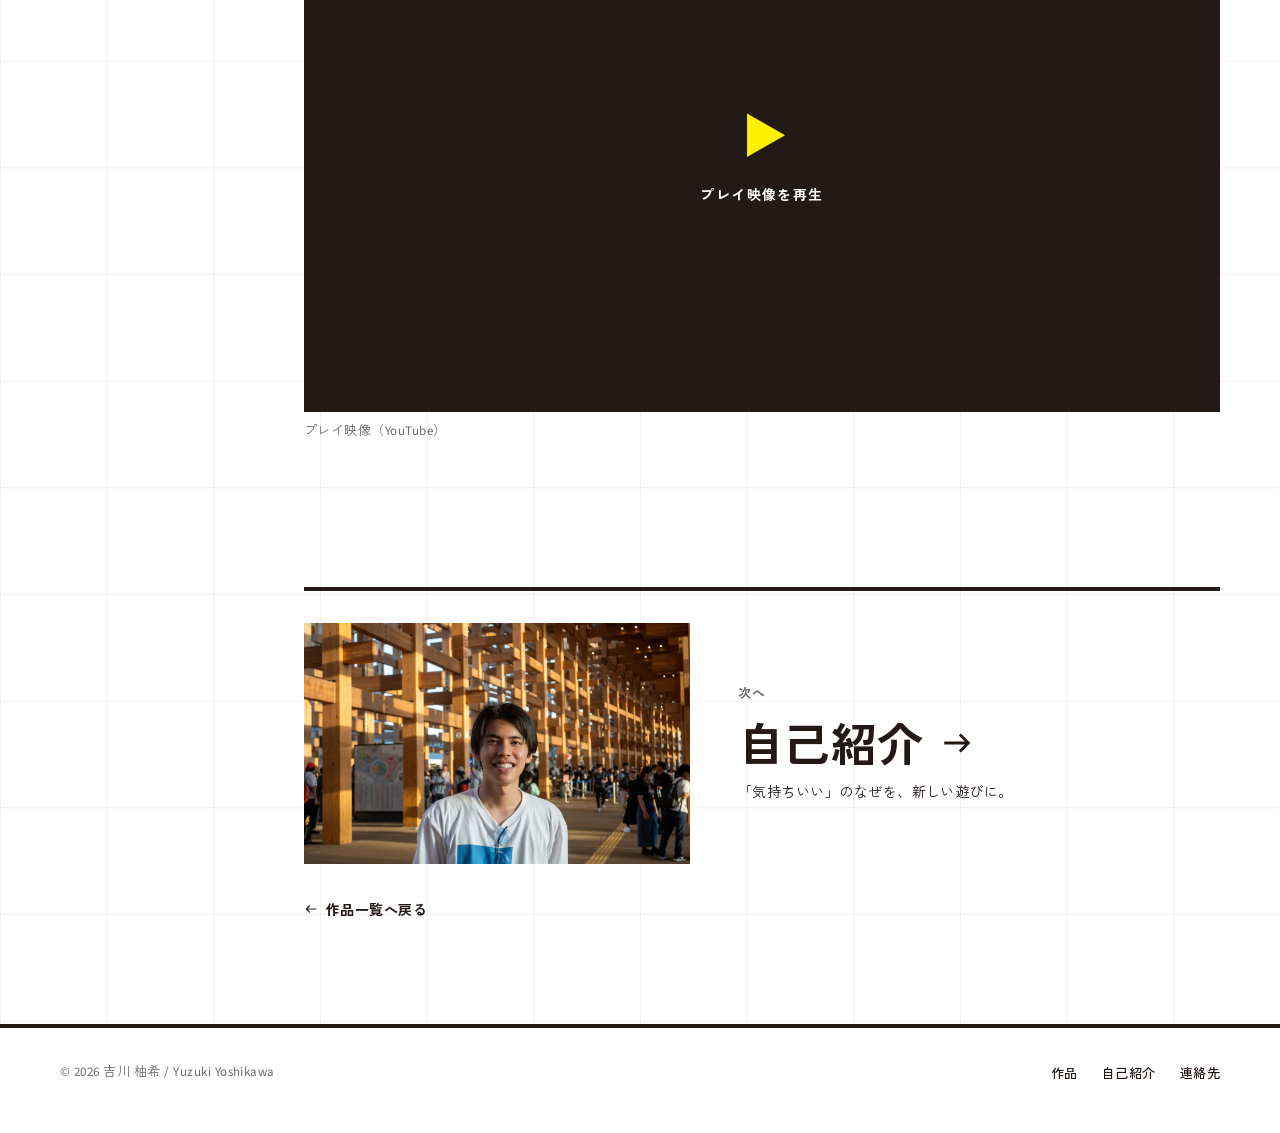
<file: works/others.html>
<!DOCTYPE html>
<html lang="ja">
<head>
<meta charset="UTF-8">
<meta name="viewport" content="width=device-width, initial-scale=1">
<title>その他の作品 | 吉川柚希 Portfolio</title>
<meta name="description" content="mystery tiles（東京藝術大学 × DeNA SUMMER GAME CAMP 優秀賞）と TAUT。">
<script>document.documentElement.classList.add("js")</script>
<link rel="icon" href="../assets/favicon.svg" type="image/svg+xml">
<link rel="icon" href="../assets/favicon-32.png" sizes="32x32" type="image/png">
<link rel="apple-touch-icon" href="../assets/apple-touch-icon.png">
<link rel="preconnect" href="https://fonts.googleapis.com">
<link rel="preconnect" href="https://fonts.gstatic.com" crossorigin>
<link href="https://fonts.googleapis.com/css2?family=Source+Sans+3:wght@300;400;600&family=Zen+Kaku+Gothic+New:wght@400;500;700&display=swap" rel="stylesheet">
<link rel="stylesheet" href="../assets/css/style.css?v=20261031f">
<script src="../assets/js/site.js?v=20261031f" defer></script>
</head>
<body>

<nav class="site-nav">
  <div class="wrap">
    <a class="home" href="../">吉川 柚希</a>
    <ul>
      <li><a href="../#works" aria-current="page">作品</a></li>
      <li><a href="../#about">自己紹介</a></li>
      <li><a href="../#contact">連絡先</a></li>
    </ul>
  </div>
  <div class="progress" aria-hidden="true"></div>
</nav>

<header class="work-hero wrap">
  <h1>その他の作品<span class="yomi">mystery tiles / TAUT</span></h1>
  <figure class="hero-media">
    <div class="phones phones-hero">
      <div class="phone lg"><img src="../assets/img/mt_normal.webp" alt="mystery tiles のゲーム画面"></div>
      <div class="phone lg"><img src="../assets/img/taut_game.webp" alt="TAUT のゲーム画面"></div>
    </div>
    
  </figure>
  <dl class="facts">
    <div><dt>種類</dt><dd>スマートフォンゲーム</dd></div>
    <div class="wide"><dt>mystery tiles</dt><dd>3 人チーム／ディレクション、進行管理／2026 年 8 月／優秀賞</dd></div>
    <div class="wide"><dt>TAUT</dt><dd>個人制作（iPhone）／2026 年 10 月</dd></div>
  </dl>
</header>

<div class="work-body wrap">
  <nav class="toc" aria-label="このページの目次">
    <p>目次</p>
    <ol>
      <li><a href="#mystery-tiles"><span class="no">01</span><span class="t">mystery tiles</span></a></li>
      <li><a href="#taut"><span class="no">02</span><span class="t">TAUT</span></a></li>
    </ol>
  </nav>

  <main>
    <section class="sec" id="mystery-tiles">
      <h2 class="sec-title"><span class="no">01</span>mystery tiles</h2>
      <p class="catch"><span class="badge" style="vertical-align:middle">優秀賞</span> 東京藝術大学 × DeNA SUMMER GAME CAMP</p>
      <div class="split" style="grid-template-columns:1fr 1.3fr;align-items:center">
        <div class="phones">
          <div class="phone lg"><video data-loop muted loop playsinline preload="metadata" poster="../assets/video/mt_loop.webp" aria-label="mystery tiles のプレイ画面"><source src="../assets/video/mt_loop.mp4" type="video/mp4"></video></div>
        </div>
        <div class="stack">
          <p class="lead">指先でタイルを剥がしながら、事件の謎に迫っていくパズルゲーム。</p>
          <dl class="kv"><dt>ねらい</dt><dd class="bold">50 代の主婦の趣味を分析し、「指先がその世界にいる実感」を謎解きにした。</dd></dl>
          <dl class="kv"><dt>種類</dt><dd>スマートフォンゲーム／3 人チーム</dd><dt>制作期間</dt><dd>2026 年 8 月</dd><dt>担当</dt><dd>ディレクション、進行管理</dd></dl>
          <div class="phones" style="justify-content:flex-start">
            <div class="phone"><img class="zoomable" src="../assets/img/mt_case.webp" alt="mystery tiles の事件ファイルの画面" loading="lazy"></div>
            <div class="phone"><img class="zoomable" src="../assets/img/mt_normal.webp" alt="mystery tiles のゲーム画面（ノーマル）" loading="lazy"></div>
            <div class="phone"><img class="zoomable" src="../assets/img/mt_hard.webp" alt="mystery tiles のゲーム画面（ハード）" loading="lazy"></div>
          </div>
        </div>
      </div>
      <figure style="margin-top:32px">
        <div class="yt" data-id="XZ6GlJQ-1nM" data-title="mystery tiles プレイ映像"><button class="play" type="button">プレイ映像を再生</button></div>
        <figcaption class="caption">プレイ映像（YouTube）</figcaption>
      </figure>
    </section>

    <section class="sec" id="taut">
      <h2 class="sec-title"><span class="no">02</span>TAUT</h2>
      <div class="split" style="grid-template-columns:1fr 1.3fr;align-items:center">
        <div class="phones">
          <div class="phone lg"><video data-loop muted loop playsinline preload="metadata" poster="../assets/video/taut_loop.webp" aria-label="TAUT のプレイ画面"><source src="../assets/video/taut_loop.mp4" type="video/mp4"></video></div>
        </div>
        <div class="stack">
          <p class="lead">1 台の iPhone を二人で囲み、ゴムを引いてパックを飛ばし合う対戦ゲーム。</p>
          <dl class="kv"><dt>ねらい</dt><dd class="bold">1 台のスマホを、二人で同時に触って遊びたくて、趣味で作った。</dd></dl>
          <dl class="kv"><dt>種類</dt><dd>スマートフォンゲーム（iPhone）／個人制作</dd><dt>制作期間</dt><dd>2026 年 10 月</dd></dl>
          <div class="phones" style="justify-content:flex-start">
            <div class="phone"><img class="zoomable" src="../assets/img/taut_title.webp" alt="TAUT のタイトル画面" loading="lazy"></div>
            <div class="phone"><img class="zoomable" src="../assets/img/taut_game.webp" alt="TAUT のゲーム画面" loading="lazy"></div>
            <div class="phone"><img class="zoomable" src="../assets/img/taut_goal.webp" alt="TAUT のゴールの画面" loading="lazy"></div>
          </div>
        </div>
      </div>
      <figure style="margin-top:32px">
        <div class="yt" data-id="Wd3mgzJc2hk" data-title="TAUT プレイ映像"><button class="play" type="button">プレイ映像を再生</button></div>
        <figcaption class="caption">プレイ映像（YouTube）</figcaption>
      </figure>
    </section>

    <a class="next-work" href="../#about">
      <div class="media"><img src="../assets/img/me_profile.webp" alt="" loading="lazy" style="object-position:50% 30%"></div>
      <div><p class="label">次へ</p><p class="t">自己紹介<span class="ico ico-right" aria-hidden="true"></span></p><p class="small" style="margin-top:8px">「気持ちいい」のなぜを、新しい遊びに。</p></div>
    </a>
    <a class="back-link" href="../#works"><span class="ico ico-left" aria-hidden="true"></span>作品一覧へ戻る</a>
  </main>
</div>

<footer class="site-foot">
  <div class="wrap">
    <p>© 2026 吉川 柚希 / Yuzuki Yoshikawa</p>
    <nav aria-label="フッター"><a href="../#works">作品</a><a href="../#about">自己紹介</a><a href="../#contact">連絡先</a></nav>
  </div>
</footer>

</body>
</html>
</file>
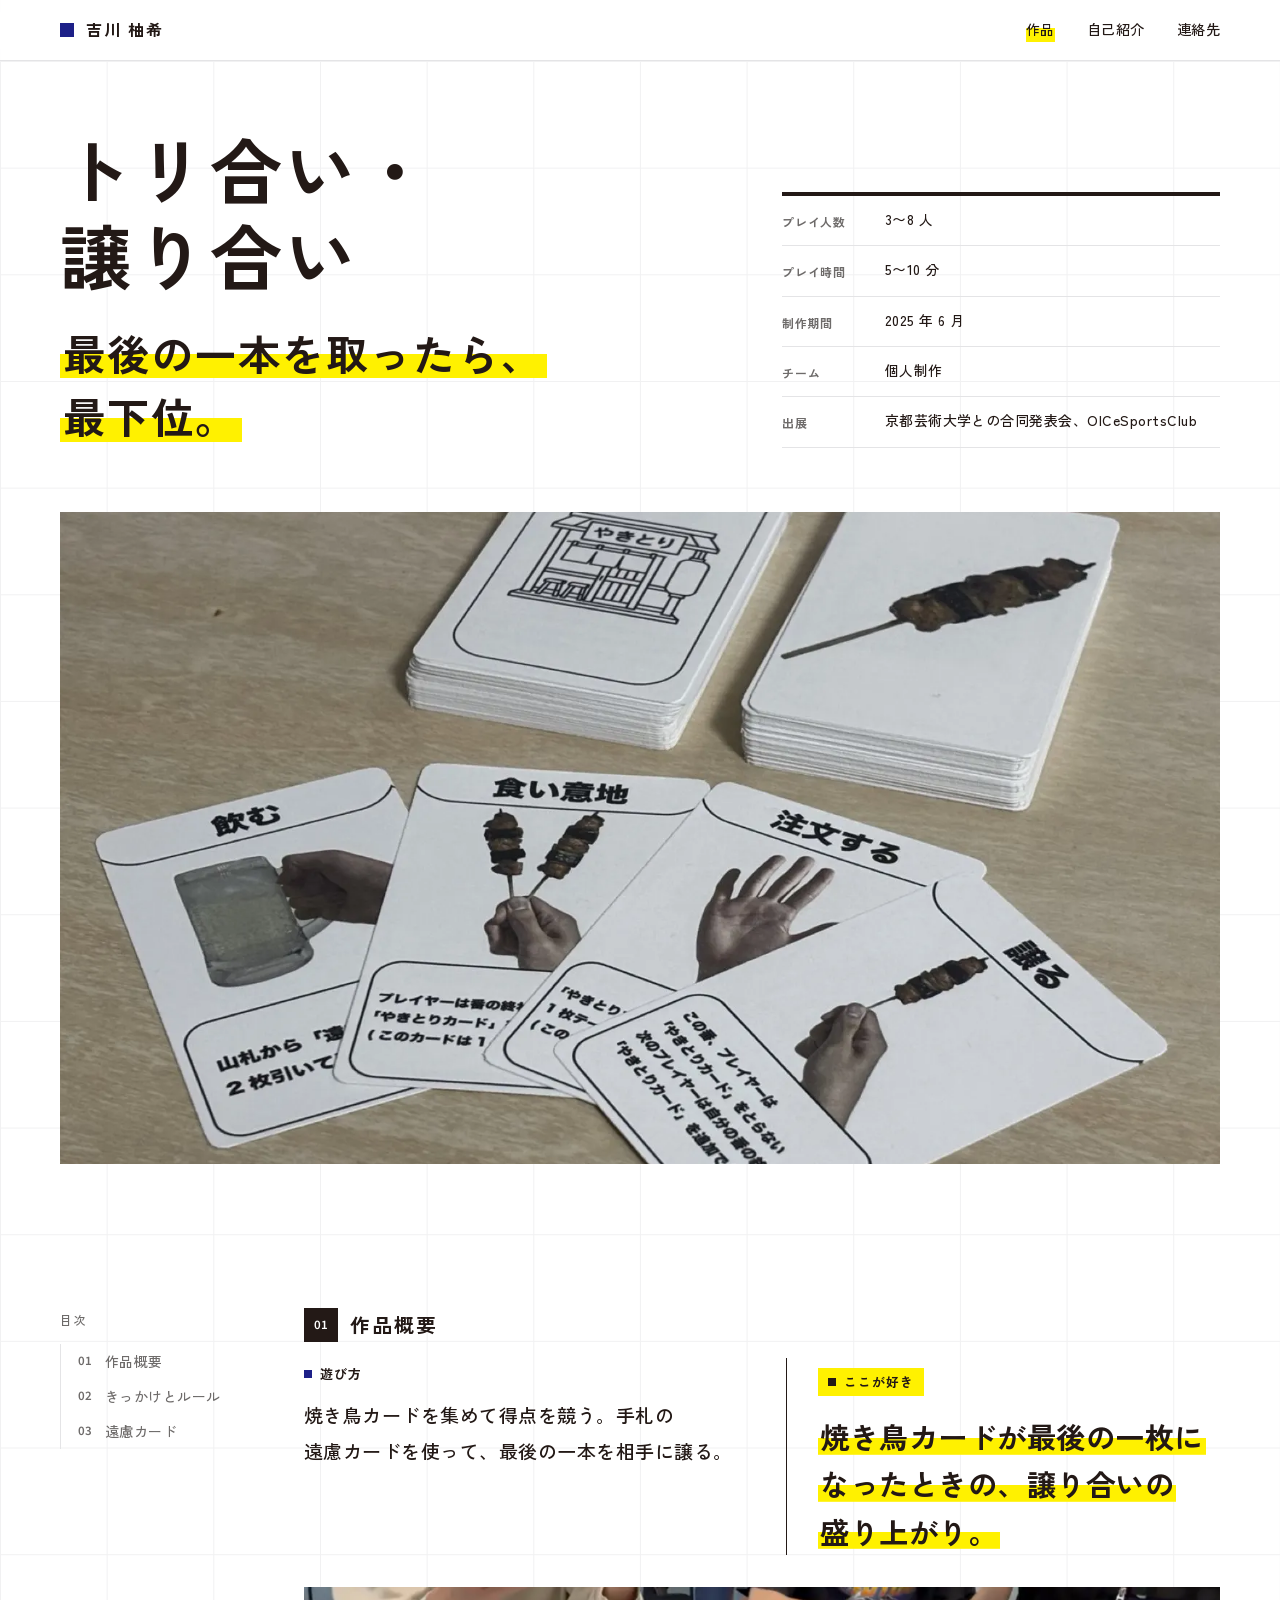
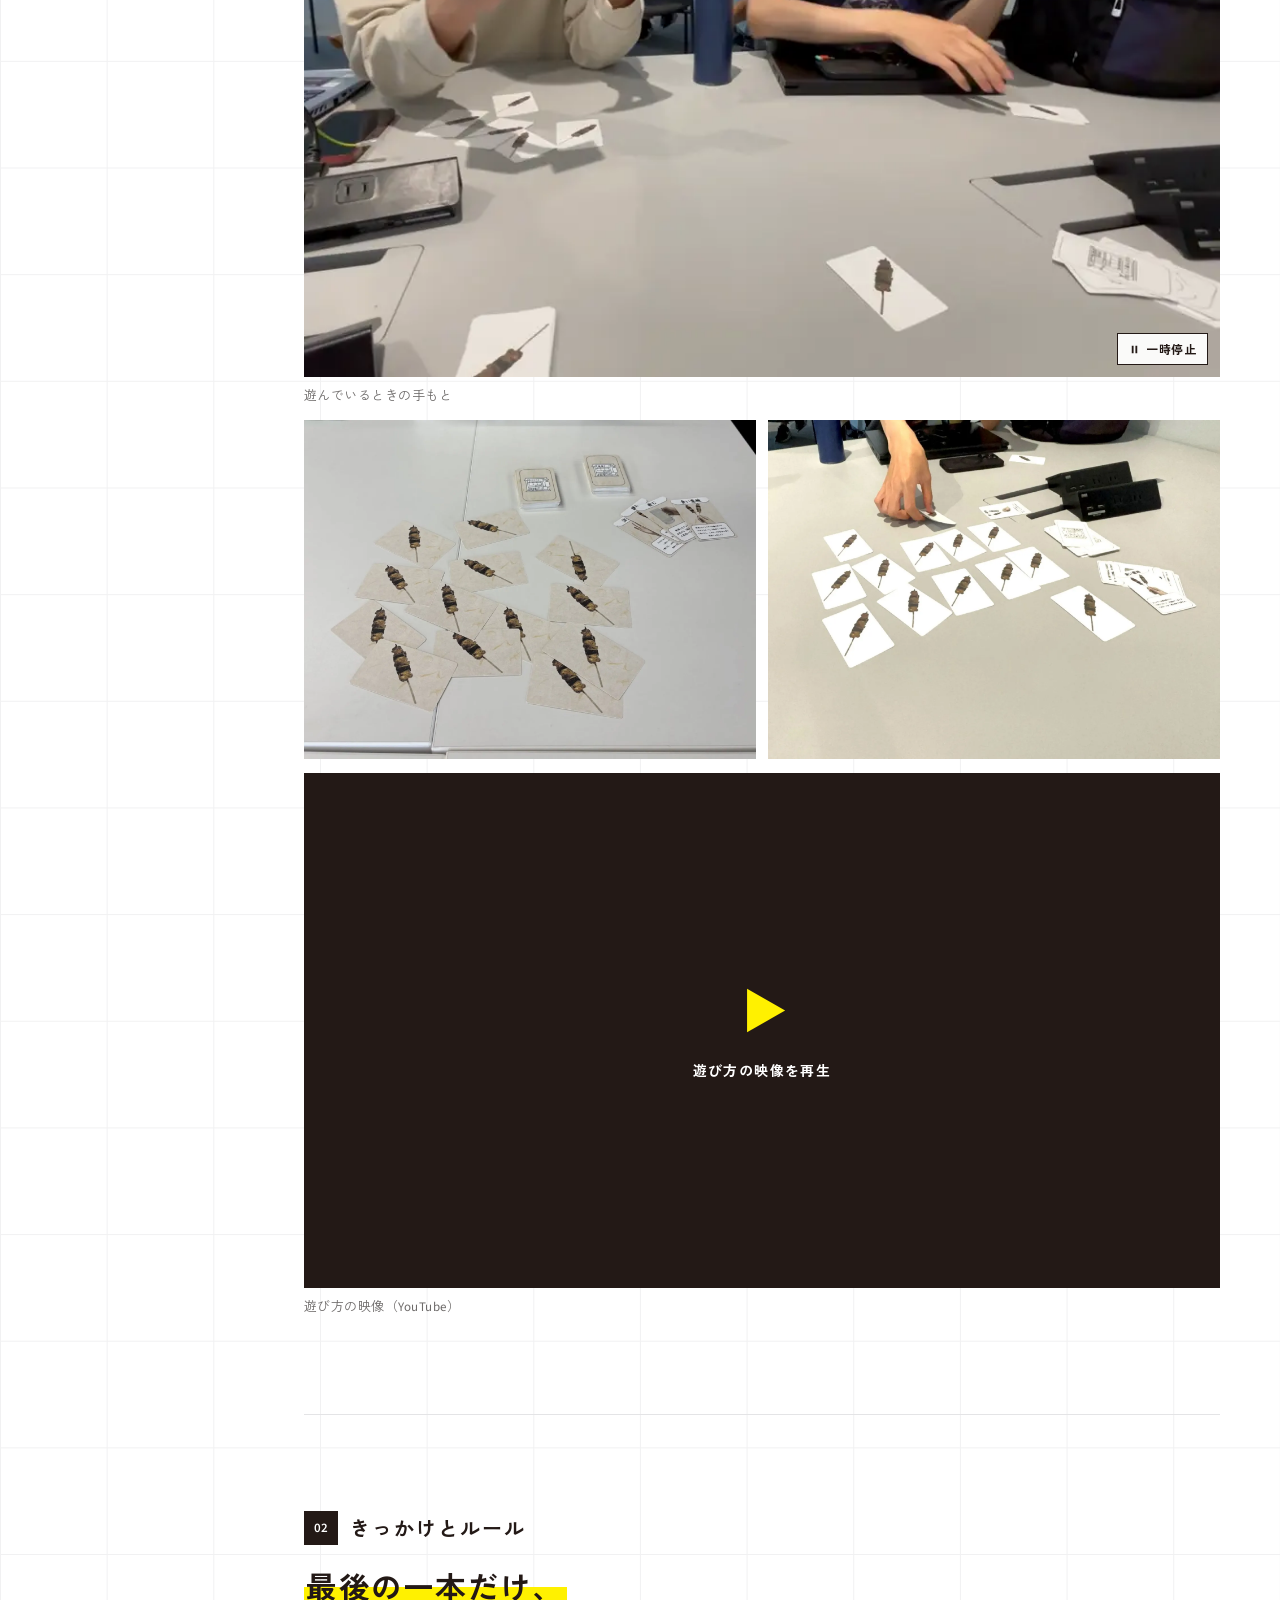
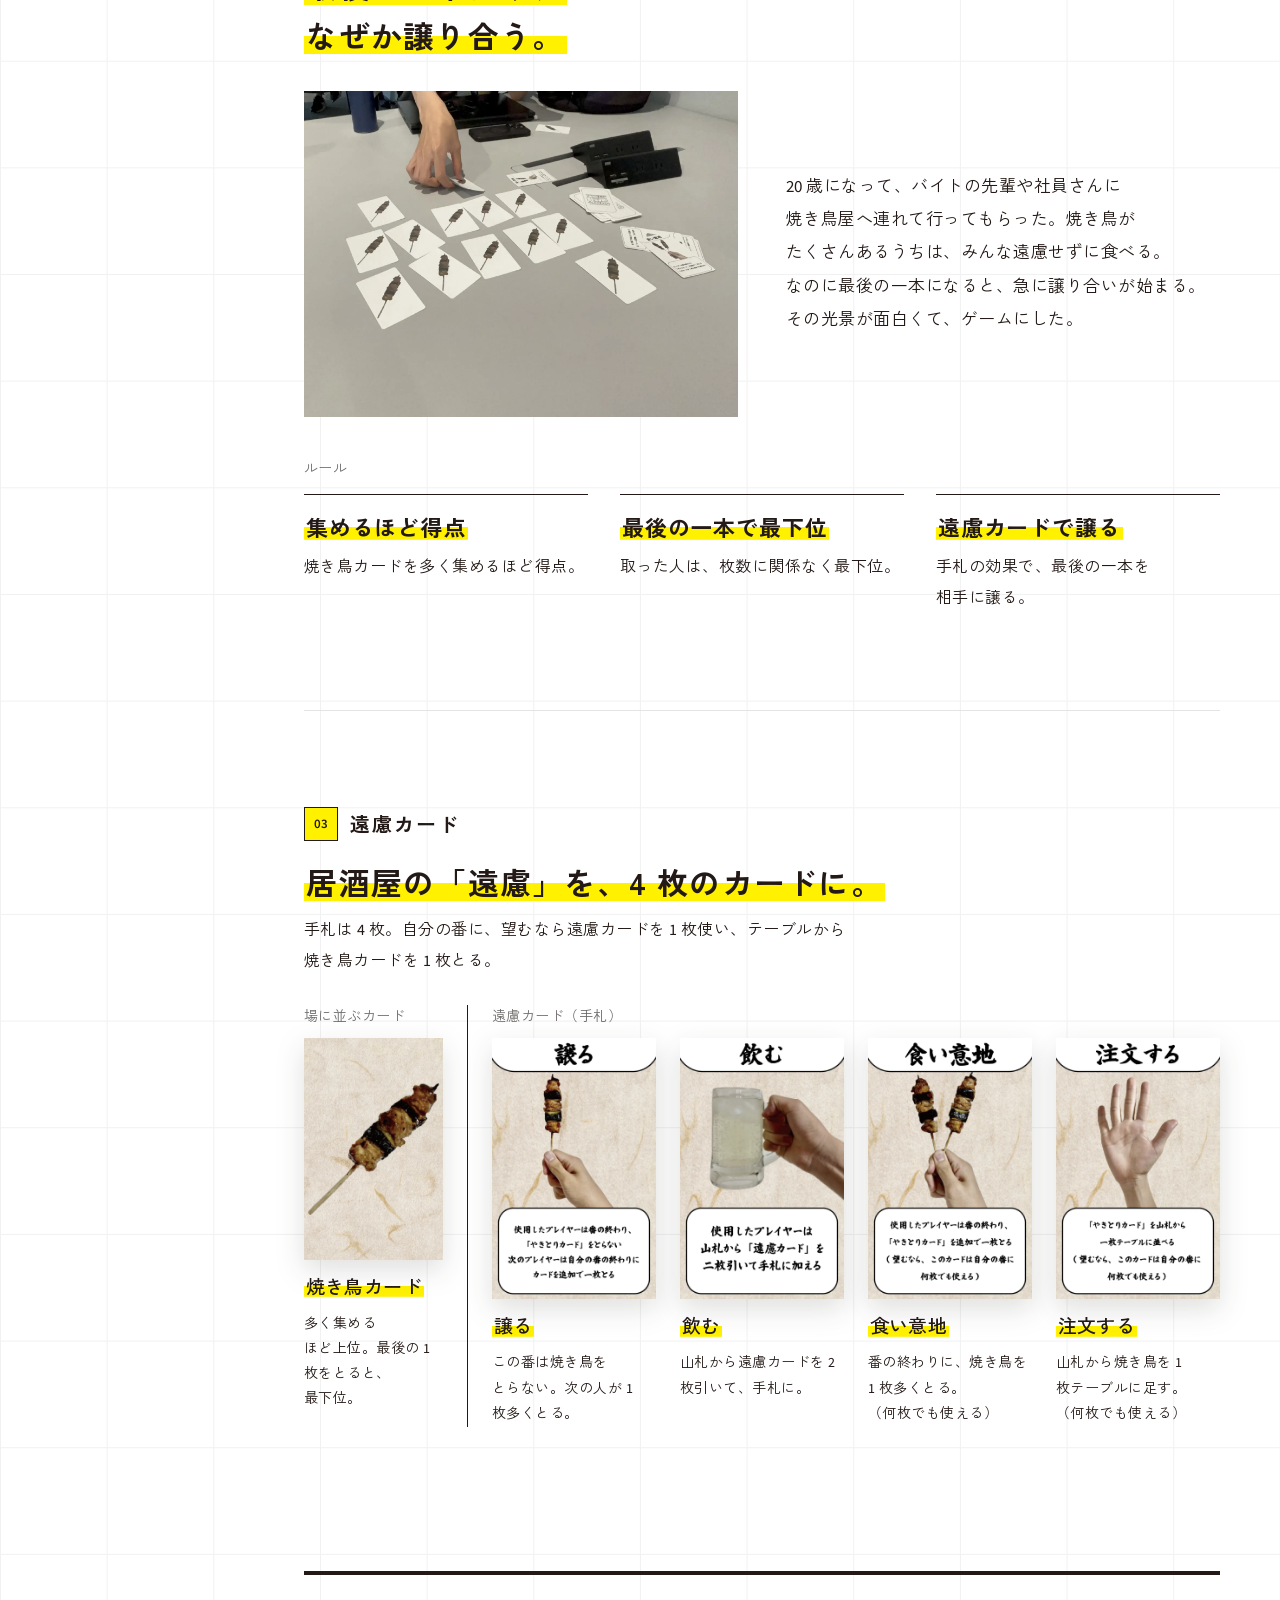
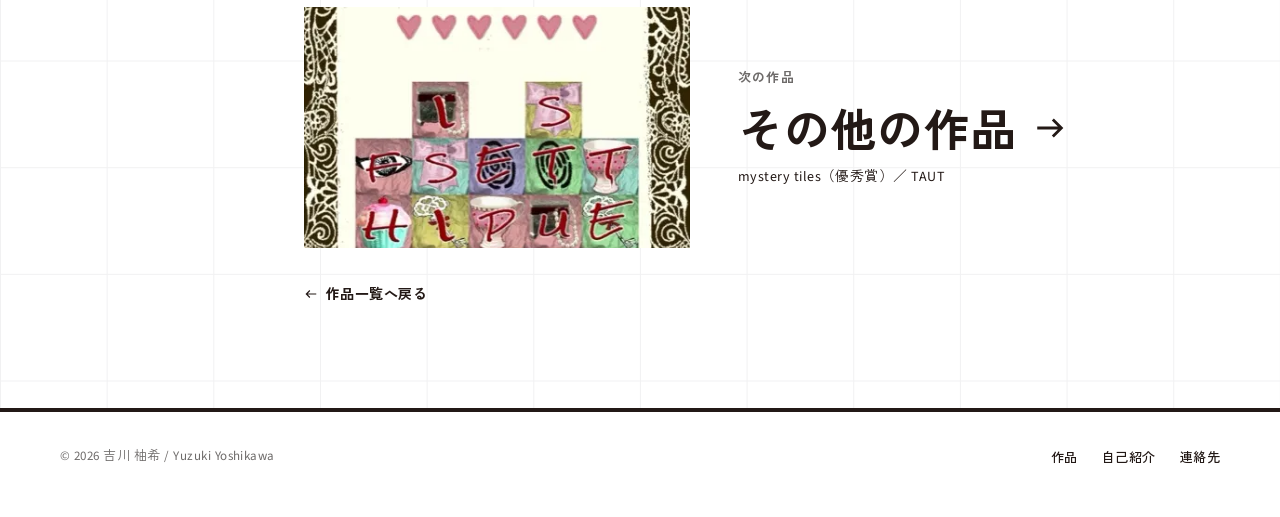
<file: works/toriai.html>
<!DOCTYPE html>
<html lang="ja">
<head>
<meta charset="UTF-8">
<meta name="viewport" content="width=device-width, initial-scale=1">
<title>トリ合い・譲り合い | 吉川柚希 Portfolio</title>
<meta name="description" content="最後の一本を取ったら、最下位。焼き鳥を譲り合うカードゲーム「トリ合い・譲り合い」。">
<script>document.documentElement.classList.add("js")</script>
<link rel="icon" href="../assets/favicon.svg" type="image/svg+xml">
<link rel="icon" href="../assets/favicon-32.png" sizes="32x32" type="image/png">
<link rel="apple-touch-icon" href="../assets/apple-touch-icon.png">
<link rel="preconnect" href="https://fonts.googleapis.com">
<link rel="preconnect" href="https://fonts.gstatic.com" crossorigin>
<link href="https://fonts.googleapis.com/css2?family=Source+Sans+3:wght@300;400;600&family=Zen+Kaku+Gothic+New:wght@400;500;700&display=swap" rel="stylesheet">
<link rel="stylesheet" href="../assets/css/style.css?v=20261031f">
<script src="../assets/js/site.js?v=20261031f" defer></script>
</head>
<body>

<nav class="site-nav">
  <div class="wrap">
    <a class="home" href="../">吉川 柚希</a>
    <ul>
      <li><a href="../#works" aria-current="page">作品</a></li>
      <li><a href="../#about">自己紹介</a></li>
      <li><a href="../#contact">連絡先</a></li>
    </ul>
  </div>
  <div class="progress" aria-hidden="true"></div>
</nav>

<header class="work-hero wrap">
  <h1>トリ合い・譲り合い</h1>
  <p class="catch lg"><span class="mk">最後の一本を取ったら、</span><br><span class="mk">最下位。</span></p>
  <figure class="hero-media"><img src="../assets/img/tori_proc01.webp" alt="焼き鳥カードと遠慮カード。「飲む」「食い意地」「注文する」「譲る」"></figure>
  <dl class="facts">
    <div><dt>プレイ人数</dt><dd>3〜8 人</dd></div>
    <div><dt>プレイ時間</dt><dd>5〜10 分</dd></div>
    <div><dt>制作期間</dt><dd>2025 年 6 月</dd></div>
    <div><dt>チーム</dt><dd>個人制作</dd></div>
    <div class="wide"><dt>出展</dt><dd>京都芸術大学との合同発表会、OICeSportsClub</dd></div>
  </dl>
</header>

<div class="work-body wrap">
  <nav class="toc" aria-label="このページの目次">
    <p>目次</p>
    <ol>
      <li><a href="#overview"><span class="no">01</span><span class="t">作品概要</span></a></li>
      <li><a href="#origin"><span class="no">02</span><span class="t">きっかけとルール</span></a></li>
      <li><a href="#cards"><span class="no">03</span><span class="t">遠慮カード</span></a></li>
    </ol>
  </nav>

  <main>
    <section class="sec" id="overview">
      <h2 class="sec-title"><span class="no">01</span>作品概要</h2>
      <div class="split half">
        <div class="stack">
          <span class="tag">遊び方</span>
          <p class="lead">焼き鳥カードを集めて得点を競う。手札の遠慮カードを使って、最後の一本を相手に譲る。</p>
        </div>
        <div class="love-box">
          <span class="tag yellow">ここが好き</span>
          <p class="lead"><span class="mk">焼き鳥カードが最後の一枚に</span><br><span class="mk">なったときの、譲り合いの盛り上がり。</span></p>
        </div>
      </div>
      <figure style="margin-top:32px">
        <video data-loop class="cover" style="--r:1500/640" muted loop playsinline preload="metadata" poster="../assets/video/tori_loop.webp" aria-label="遠慮カードを使って、焼き鳥カードを譲り合う手もと"><source src="../assets/video/tori_loop.mp4" type="video/mp4"></video>
        <figcaption class="caption">遊んでいるときの手もと</figcaption>
      </figure>
      <div class="photos" style="margin-top:12px">
        <img class="zoomable" src="../assets/img/tori_cards.webp" alt="テーブルに並んだ焼き鳥カード" loading="lazy">
        <img class="zoomable" src="../assets/img/tori_play_b.webp" alt="テーブルに並んだ焼き鳥カードを、1 枚とる手" loading="lazy">
      </div>
      <figure style="margin-top:14px">
        <div class="yt" data-id="MyeIi-jmXls" data-title="トリ合い・譲り合い 遊び方"><button class="play" type="button">遊び方の映像を再生</button></div>
        <figcaption class="caption">遊び方の映像（YouTube）</figcaption>
      </figure>
    </section>

    <section class="sec" id="origin">
      <h2 class="sec-title"><span class="no">02</span>きっかけとルール</h2>
      <p class="catch"><span class="mk">最後の一本だけ、</span><br><span class="mk">なぜか譲り合う。</span></p>
      <div class="split half" style="align-items:center">
        <img class="cover zoomable" src="../assets/img/tori_play.webp" alt="テーブルに並んだ焼き鳥カードに、手を伸ばす" loading="lazy" style="--r:4/3">
        <p style="font-size:17px">20 歳になって、バイトの先輩や社員さんに焼き鳥屋へ連れて行ってもらった。焼き鳥がたくさんあるうちは、みんな遠慮せずに食べる。なのに最後の一本になると、急に譲り合いが始まる。その光景が面白くて、ゲームにした。</p>
      </div>
      <p class="small sub" style="margin:40px 0 12px">ルール</p>
      <div class="cols">
        <div style="border-top:1px solid var(--ink);padding-top:14px"><h3 class="catch" style="font-size:22px;margin-bottom:8px"><span class="mk">集めるほど得点</span></h3><p>焼き鳥カードを多く集めるほど得点。</p></div>
        <div style="border-top:1px solid var(--ink);padding-top:14px"><h3 class="catch" style="font-size:22px;margin-bottom:8px"><span class="mk">最後の一本で最下位</span></h3><p>取った人は、枚数に関係なく最下位。</p></div>
        <div style="border-top:1px solid var(--ink);padding-top:14px"><h3 class="catch" style="font-size:22px;margin-bottom:8px"><span class="mk">遠慮カードで譲る</span></h3><p>手札の効果で、最後の一本を相手に譲る。</p></div>
      </div>
    </section>

    <section class="sec" id="cards">
      <h2 class="sec-title"><span class="no">03</span>遠慮カード</h2>
      <p class="catch" style="margin-bottom:8px"><span class="mk">居酒屋の「遠慮」を、4 枚のカードに。</span></p>
      <p style="margin-bottom:28px">手札は 4 枚。自分の番に、望むなら遠慮カードを 1 枚使い、テーブルから焼き鳥カードを 1 枚とる。</p>
      <div class="cards">
        <figure class="stack-sm card-field">
          <p class="small sub">場に並ぶカード</p>
          <img class="zoomable" src="../assets/img/tori_card_yakitori.webp" alt="焼き鳥カード" loading="lazy">
          <h3 class="lead"><span class="mk">焼き鳥カード</span></h3>
          <p class="small">多く集めるほど上位。最後の 1 枚をとると、最下位。</p>
        </figure>
        <figure class="stack-sm">
          <p class="small sub">遠慮カード（手札）</p>
          <img class="zoomable" src="../assets/img/tori_card_yuzuru.webp" alt="遠慮カード「譲る」" loading="lazy">
          <h3 class="lead"><span class="mk">譲る</span></h3>
          <p class="small">この番は焼き鳥をとらない。次の人が 1 枚多くとる。</p>
        </figure>
        <figure class="stack-sm">
          <p class="small sub" aria-hidden="true">&nbsp;</p>
          <img class="zoomable" src="../assets/img/tori_card_nomu.webp" alt="遠慮カード「飲む」" loading="lazy">
          <h3 class="lead"><span class="mk">飲む</span></h3>
          <p class="small">山札から遠慮カードを 2 枚引いて、手札に。</p>
        </figure>
        <figure class="stack-sm">
          <p class="small sub" aria-hidden="true">&nbsp;</p>
          <img class="zoomable" src="../assets/img/tori_card_kuiiji.webp" alt="遠慮カード「食い意地」" loading="lazy">
          <h3 class="lead"><span class="mk">食い意地</span></h3>
          <p class="small">番の終わりに、焼き鳥を 1 枚多くとる。（何枚でも使える）</p>
        </figure>
        <figure class="stack-sm">
          <p class="small sub" aria-hidden="true">&nbsp;</p>
          <img class="zoomable" src="../assets/img/tori_card_chumon.webp" alt="遠慮カード「注文する」" loading="lazy">
          <h3 class="lead"><span class="mk">注文する</span></h3>
          <p class="small">山札から焼き鳥を 1 枚テーブルに足す。（何枚でも使える）</p>
        </figure>
      </div>
    </section>

    <a class="next-work" href="others.html">
      <div class="media"><img src="../assets/img/mt_normal.webp" alt="" loading="lazy" style="object-position:50% 40%"></div>
      <div><p class="label">次の作品</p><p class="t">その他の作品<span class="ico ico-right" aria-hidden="true"></span></p><p class="small" style="margin-top:8px">mystery tiles（優秀賞）／ TAUT</p></div>
    </a>
    <a class="back-link" href="../#works"><span class="ico ico-left" aria-hidden="true"></span>作品一覧へ戻る</a>
  </main>
</div>

<footer class="site-foot">
  <div class="wrap">
    <p>© 2026 吉川 柚希 / Yuzuki Yoshikawa</p>
    <nav aria-label="フッター"><a href="../#works">作品</a><a href="../#about">自己紹介</a><a href="../#contact">連絡先</a></nav>
  </div>
</footer>

</body>
</html>
</file>
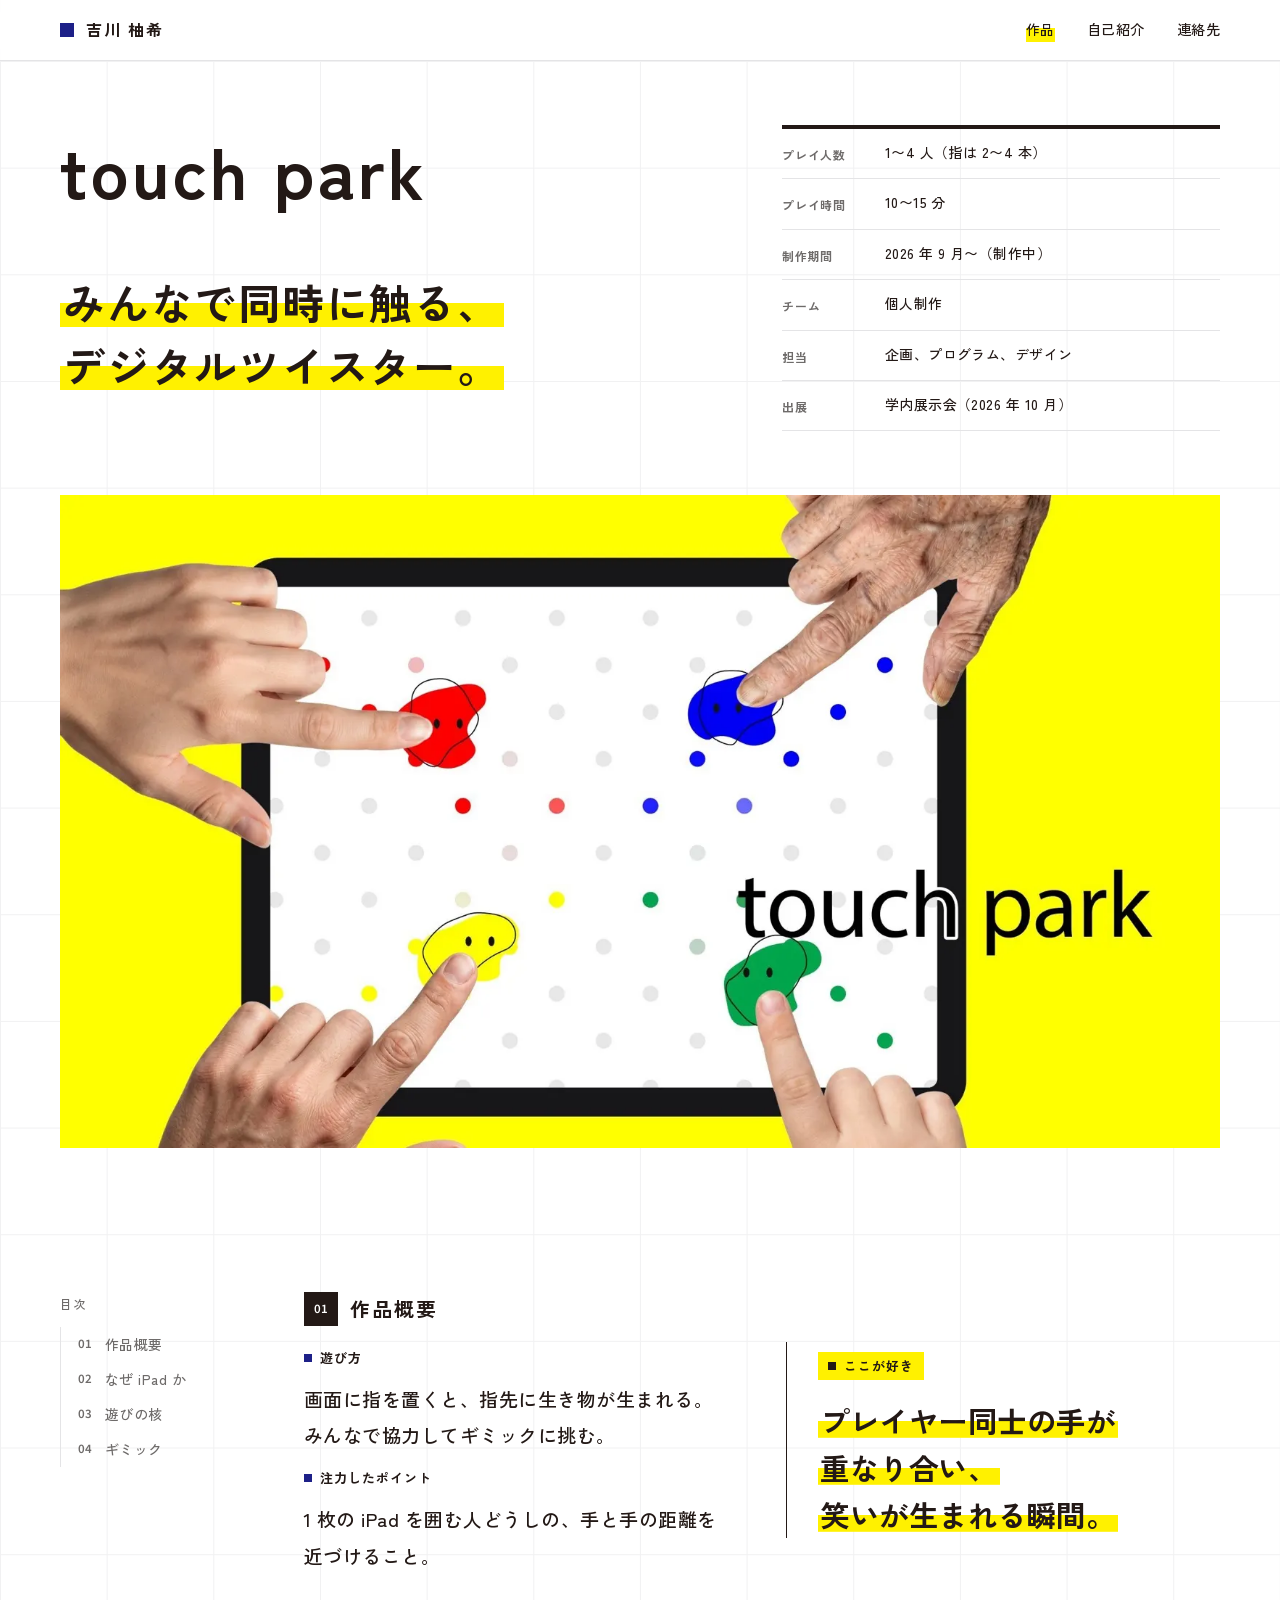
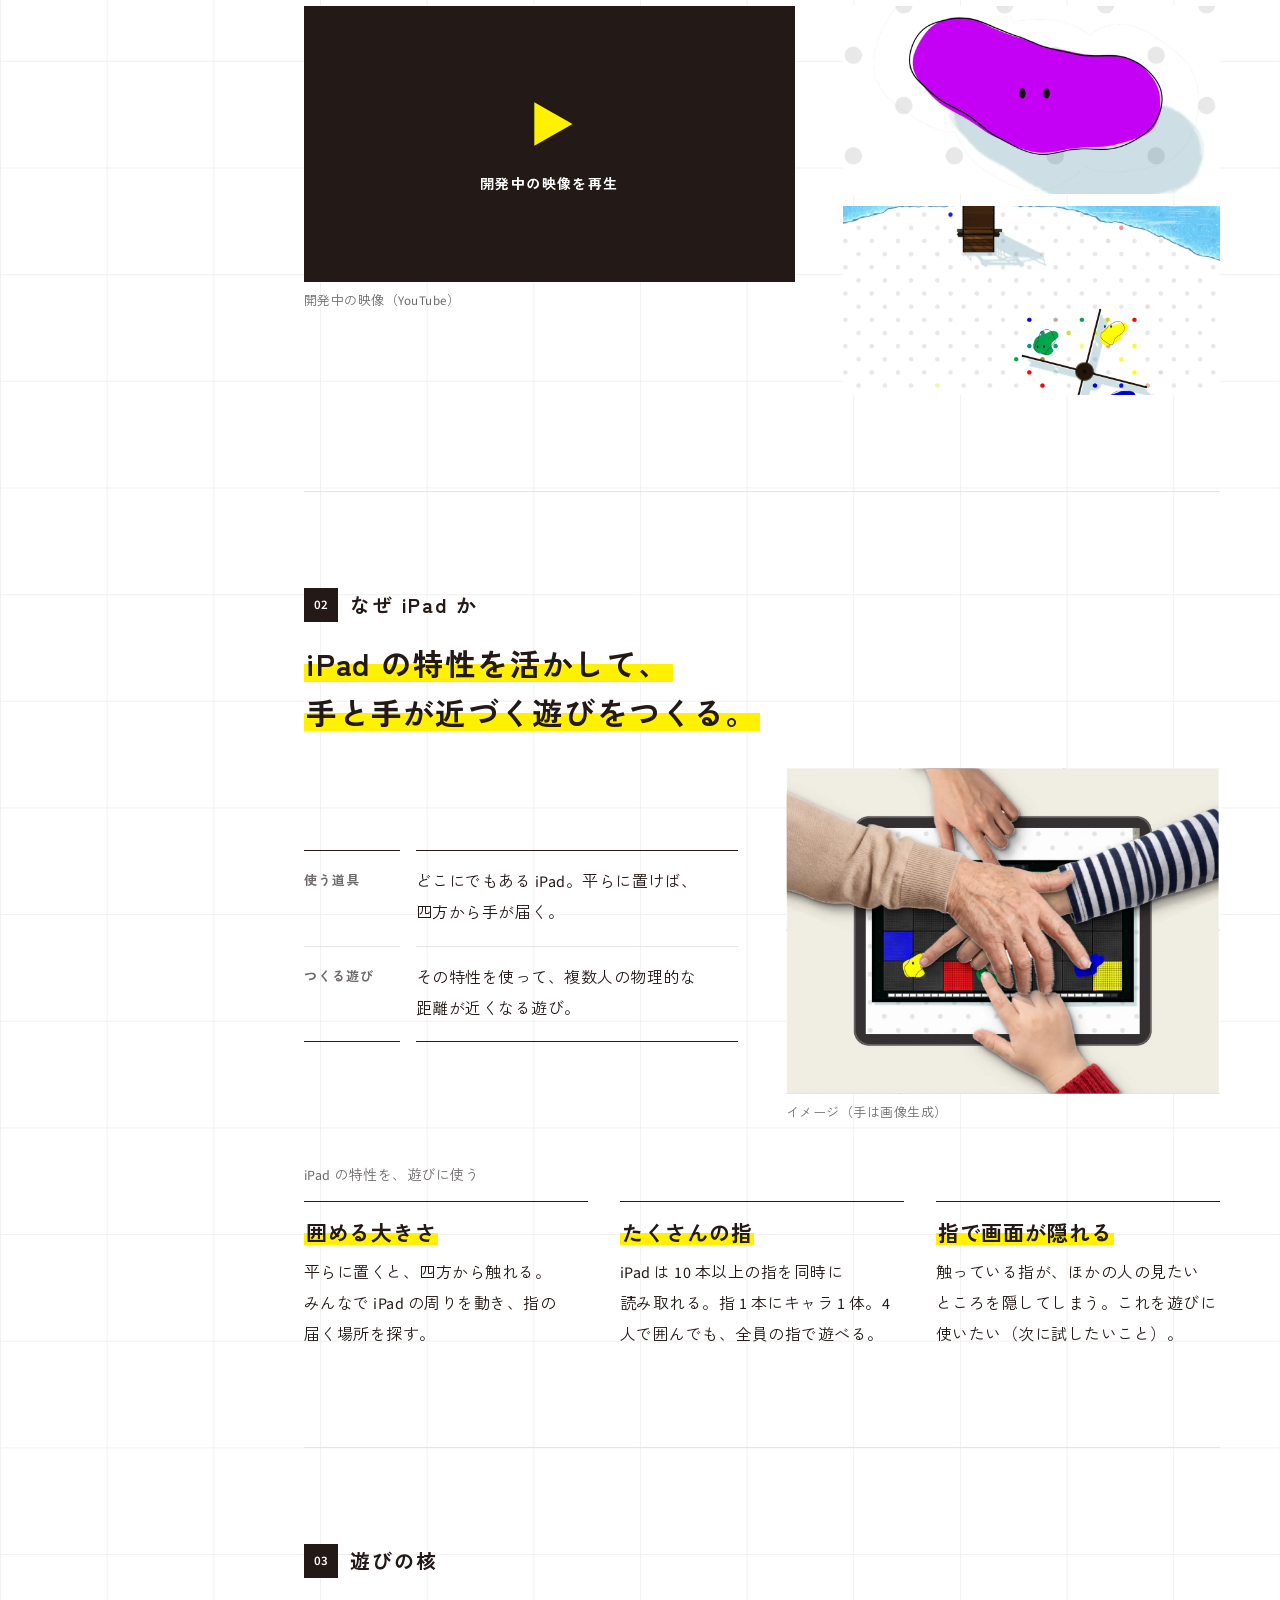
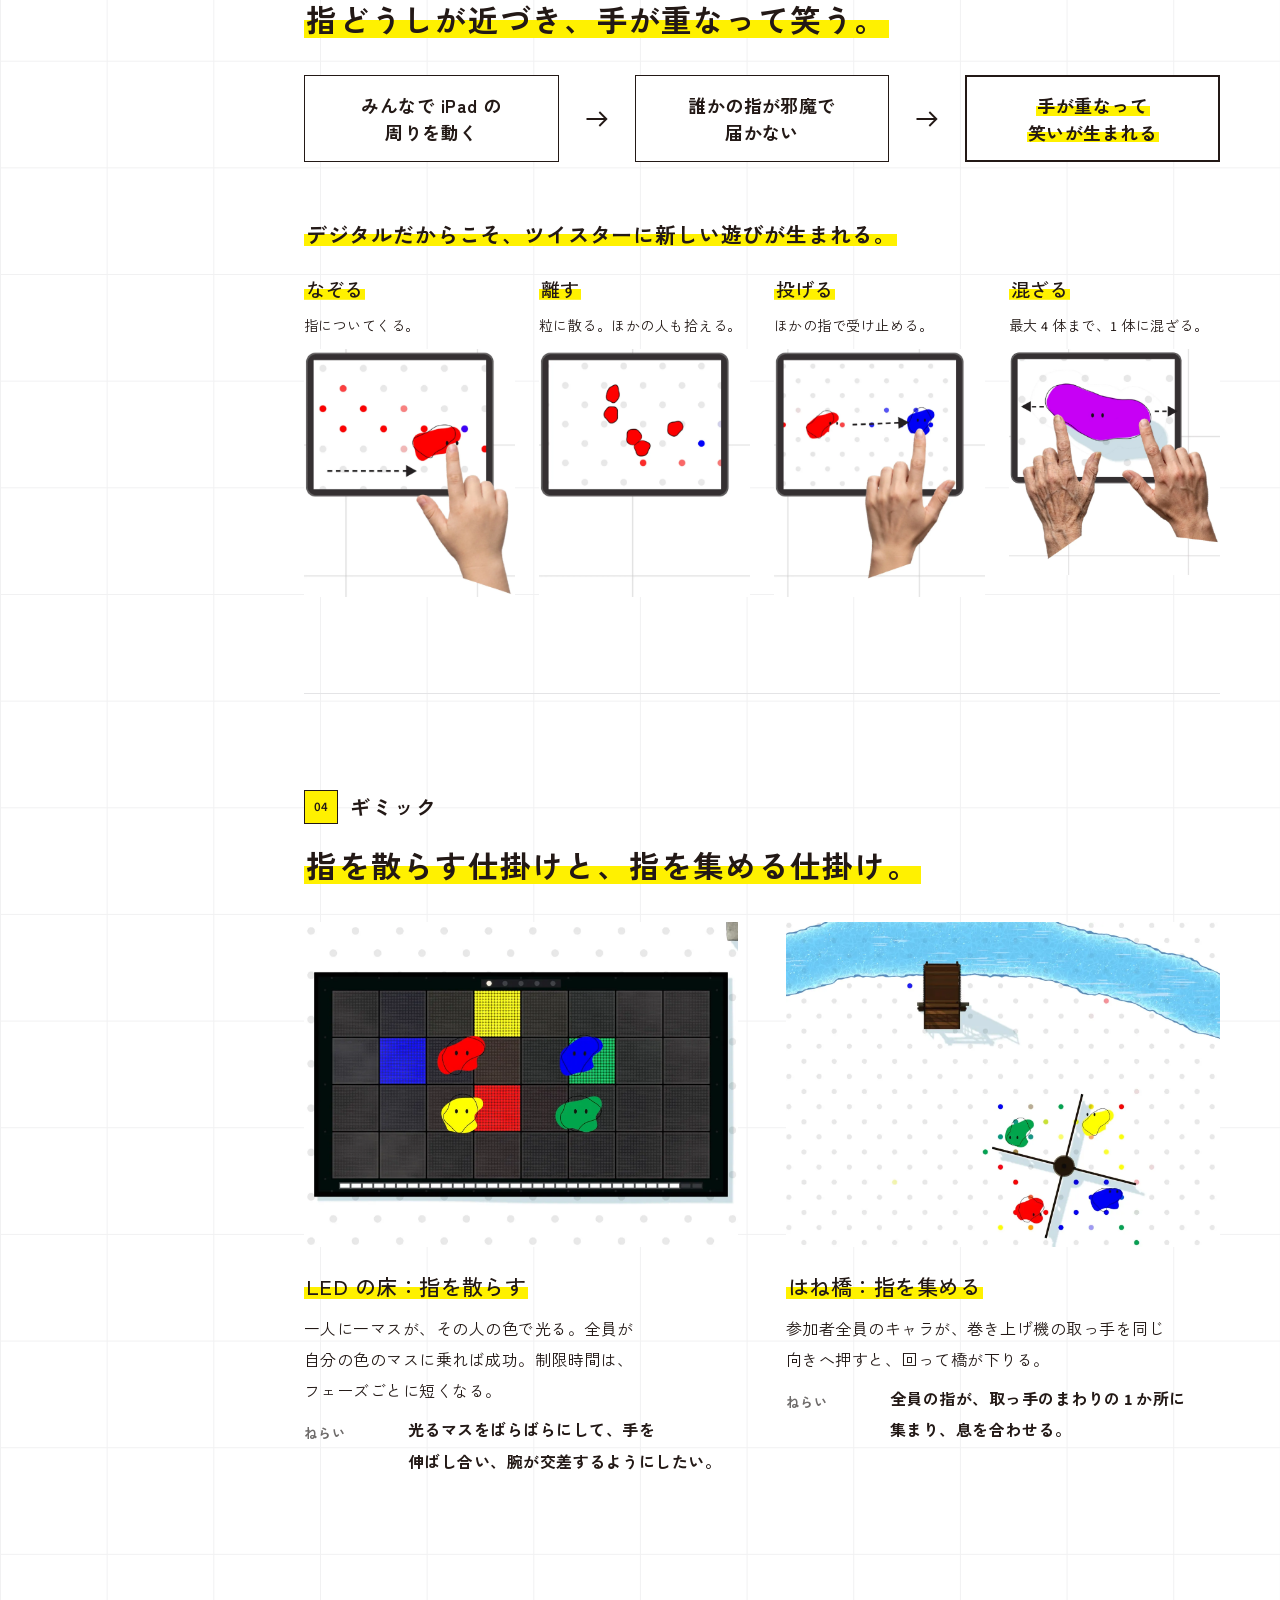
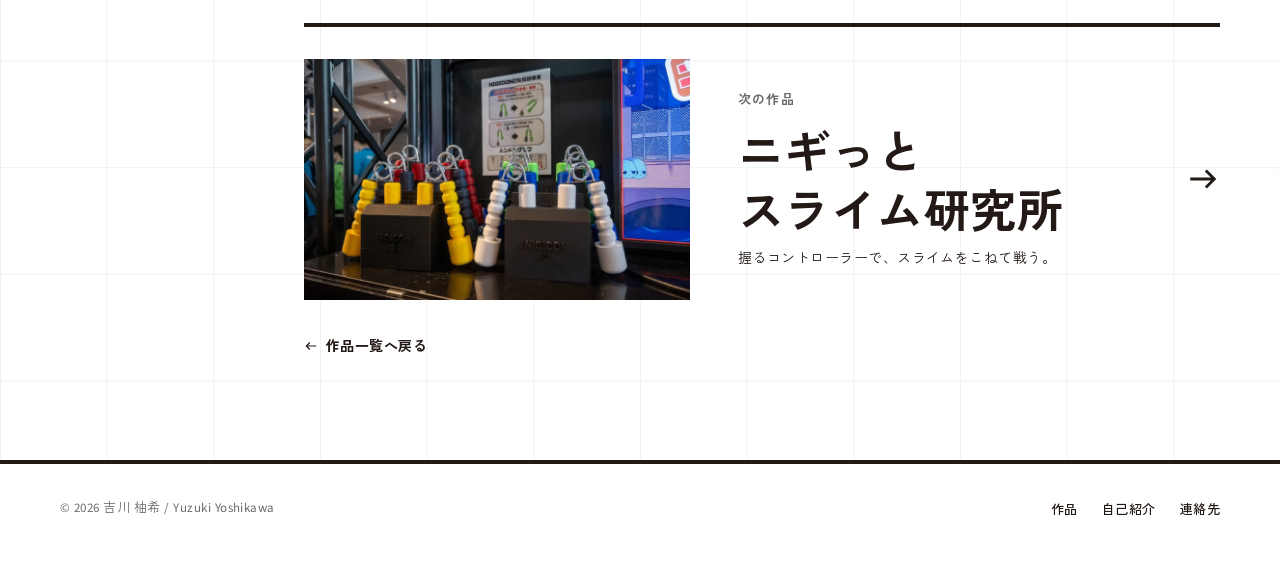
<file: works/touchpark.html>
<!DOCTYPE html>
<html lang="ja">
<head>
<meta charset="UTF-8">
<meta name="viewport" content="width=device-width, initial-scale=1">
<title>touch park | 吉川柚希 Portfolio</title>
<meta name="description" content="みんなで同時に触る、デジタルツイスター。1 枚の iPad を囲んで遊ぶ「touch park」。">
<script>document.documentElement.classList.add("js")</script>
<link rel="icon" href="../assets/favicon.svg" type="image/svg+xml">
<link rel="icon" href="../assets/favicon-32.png" sizes="32x32" type="image/png">
<link rel="apple-touch-icon" href="../assets/apple-touch-icon.png">
<link rel="preconnect" href="https://fonts.googleapis.com">
<link rel="preconnect" href="https://fonts.gstatic.com" crossorigin>
<link href="https://fonts.googleapis.com/css2?family=Source+Sans+3:wght@300;400;600&family=Zen+Kaku+Gothic+New:wght@400;500;700&display=swap" rel="stylesheet">
<link rel="stylesheet" href="../assets/css/style.css?v=20261031f">
<script src="../assets/js/site.js?v=20261031f" defer></script>
</head>
<body>

<nav class="site-nav">
  <div class="wrap">
    <a class="home" href="../">吉川 柚希</a>
    <ul>
      <li><a href="../#works" aria-current="page">作品</a></li>
      <li><a href="../#about">自己紹介</a></li>
      <li><a href="../#contact">連絡先</a></li>
    </ul>
  </div>
  <div class="progress" aria-hidden="true"></div>
</nav>

<header class="work-hero wrap">
  <h1>touch park</h1>
  <p class="catch lg"><span class="mk">みんなで同時に触る、</span><br><span class="mk">デジタルツイスター。</span></p>
  <figure class="hero-media play" data-play="creature"><img src="../assets/img/tp_cover.webp" alt="黄色の背景に iPad。四方から伸びた指が、画面の生き物に触れる"></figure>
  <dl class="facts">
    <div><dt>プレイ人数</dt><dd>1〜4 人（指は 2〜4 本）</dd></div>
    <div><dt>プレイ時間</dt><dd>10〜15 分</dd></div>
    <div><dt>制作期間</dt><dd>2026 年 9 月〜（制作中）</dd></div>
    <div><dt>チーム</dt><dd>個人制作</dd></div>
    <div class="wide"><dt>担当</dt><dd>企画、プログラム、デザイン</dd></div>
    <div class="wide"><dt>出展</dt><dd>学内展示会（2026 年 10 月）</dd></div>
  </dl>
</header>

<div class="work-body wrap">
  <nav class="toc" aria-label="このページの目次">
    <p>目次</p>
    <ol>
      <li><a href="#overview"><span class="no">01</span><span class="t">作品概要</span></a></li>
      <li><a href="#ipad"><span class="no">02</span><span class="t">なぜ iPad か</span></a></li>
      <li><a href="#core"><span class="no">03</span><span class="t">遊びの核</span></a></li>
      <li><a href="#gimmick"><span class="no">04</span><span class="t">ギミック</span></a></li>
    </ol>
  </nav>

  <main>
    <section class="sec" id="overview">
      <h2 class="sec-title"><span class="no">01</span>作品概要</h2>
      <div class="split half">
        <div class="stack">
          <span class="tag">遊び方</span>
          <p class="lead">画面に指を置くと、指先に生き物が生まれる。みんなで協力してギミックに挑む。</p>
          <span class="tag">注力したポイント</span>
          <p class="lead">1 枚の iPad を囲む人どうしの、手と手の距離を近づけること。</p>
        </div>
        <div class="love-box">
          <span class="tag yellow">ここが好き</span>
          <p class="lead"><span class="mk">プレイヤー同士の手が重なり合い、</span><br><span class="mk">笑いが生まれる瞬間。</span></p>
        </div>
      </div>
      <div class="split" style="margin-top:32px;grid-template-columns:1.3fr 1fr">
        <figure>
          <div class="yt" data-id="1kNa5yBhGUo" data-title="touch park 開発中の映像"><button class="play" type="button">開発中の映像を再生</button></div>
          <figcaption class="caption">開発中の映像（YouTube）</figcaption>
        </figure>
        <div class="photos" style="--n:1">
          <img class="zoomable" src="../assets/img/tp_op_mix.webp" alt="混ざって大きくなった紫の生き物" loading="lazy" style="--r:2/1">
          <img class="zoomable" src="../assets/img/tp_bridge.webp" alt="はね橋のギミックの画面" loading="lazy" style="--r:2/1">
        </div>
      </div>
    </section>

    <section class="sec" id="ipad">
      <h2 class="sec-title"><span class="no">02</span>なぜ iPad か</h2>
      <p class="catch"><span class="mk">iPad の特性を活かして、</span><br><span class="mk">手と手が近づく遊びをつくる。</span></p>
      <div class="split half" style="align-items:center">
        <dl class="kv lines" style="grid-template-columns:6em 1fr">
          <dt>使う道具</dt><dd>どこにでもある iPad。平らに置けば、四方から手が届く。</dd>
          <dt>つくる遊び</dt><dd>その特性を使って、複数人の物理的な距離が近くなる遊び。</dd>
        </dl>
        <figure>
          <img class="cover zoomable" src="../assets/img/tp_hands.webp" alt="iPad の画面に、四方から 4 人の手が伸びて重なる" loading="lazy" style="--r:4/3">
          <figcaption class="caption">イメージ（手は画像生成）</figcaption>
        </figure>
      </div>
      <p class="small sub" style="margin:40px 0 12px">iPad の特性を、遊びに使う</p>
      <div class="cols">
        <div style="border-top:1px solid var(--ink);padding-top:14px"><h3 class="catch" style="font-size:21px;margin-bottom:8px"><span class="mk">囲める大きさ</span></h3><p>平らに置くと、四方から触れる。みんなで iPad の周りを動き、指の届く場所を探す。</p></div>
        <div style="border-top:1px solid var(--ink);padding-top:14px"><h3 class="catch" style="font-size:21px;margin-bottom:8px"><span class="mk">たくさんの指</span></h3><p>iPad は 10 本以上の指を同時に読み取れる。指 1 本にキャラ 1 体。4 人で囲んでも、全員の指で遊べる。</p></div>
        <div style="border-top:1px solid var(--ink);padding-top:14px"><h3 class="catch" style="font-size:21px;margin-bottom:8px"><span class="mk">指で画面が隠れる</span></h3><p>触っている指が、ほかの人の見たいところを隠してしまう。これを遊びに使いたい（次に試したいこと）。</p></div>
      </div>
    </section>

    <section class="sec" id="core">
      <h2 class="sec-title"><span class="no">03</span>遊びの核</h2>
      <p class="catch"><span class="mk">指どうしが近づき、手が重なって笑う。</span></p>
      <div class="flow box" style="text-align:center">
        <div class="step"><h3>みんなで iPad の<br>周りを動く</h3></div>
        <span class="arrow" aria-hidden="true"></span>
        <div class="step"><h3>誰かの指が邪魔で<br>届かない</h3></div>
        <span class="arrow" aria-hidden="true"></span>
        <div class="step strong"><h3><span class="mk">手が重なって<br>笑いが生まれる</span></h3></div>
      </div>
      <h3 class="catch" style="font-size:21px;margin:56px 0 20px"><span class="mk">デジタルだからこそ、ツイスターに新しい遊びが生まれる。</span></h3>
      <div class="cols keep2" style="--n:4;gap:24px">
        <figure class="stack-sm"><h4 class="lead"><span class="mk">なぞる</span></h4><p class="small">指についてくる。</p><img class="zoomable" src="../assets/img/tp_op_trace.webp" alt="指でなぞると、生き物がついてくる" loading="lazy"></figure>
        <figure class="stack-sm"><h4 class="lead"><span class="mk">離す</span></h4><p class="small">粒に散る。ほかの人も拾える。</p><img class="zoomable" src="../assets/img/tp_op_burst.webp" alt="指を離すと、生き物が粒に散る" loading="lazy"></figure>
        <figure class="stack-sm"><h4 class="lead"><span class="mk">投げる</span></h4><p class="small">ほかの指で受け止める。</p><img class="zoomable" src="../assets/img/tp_op_throw.webp" alt="はじいた生き物を、ほかの指で受け止める" loading="lazy"></figure>
        <figure class="stack-sm"><h4 class="lead"><span class="mk">混ざる</span></h4><p class="small">最大 4 体まで、1 体に混ざる。</p><img class="zoomable" src="../assets/img/tp_op_mix_hands.webp" alt="2 本の指の生き物が、1 体に混ざる" loading="lazy"></figure>
      </div>
    </section>

    <section class="sec" id="gimmick">
      <h2 class="sec-title"><span class="no">04</span>ギミック</h2>
      <p class="catch"><span class="mk">指を散らす仕掛けと、指を集める仕掛け。</span></p>
      <div class="split half">
        <div class="stack-sm">
          <img class="cover zoomable" src="../assets/img/tp_led_lit.webp" alt="LED の床。4 色のマスが光り、その上に生き物が乗る" loading="lazy" style="--r:4/3">
          <h3 class="lead" style="font-size:21px;padding-top:12px"><span class="mk">LED の床：指を散らす</span></h3>
          <p>一人に一マスが、その人の色で光る。全員が自分の色のマスに乗れば成功。制限時間は、フェーズごとに短くなる。</p>
          <dl class="kv"><dt>ねらい</dt><dd class="bold">光るマスをばらばらにして、手を伸ばし合い、腕が交差するようにしたい。</dd></dl>
        </div>
        <div class="stack-sm">
          <img class="cover zoomable" src="../assets/img/tp_bridge_mid.webp" alt="はね橋。全員の生き物が巻き上げ機の取っ手を押す" loading="lazy" style="--r:4/3">
          <h3 class="lead" style="font-size:21px;padding-top:12px"><span class="mk">はね橋：指を集める</span></h3>
          <p>参加者全員のキャラが、巻き上げ機の取っ手を同じ向きへ押すと、回って橋が下りる。</p>
          <dl class="kv"><dt>ねらい</dt><dd class="bold">全員の指が、取っ手のまわりの 1 か所に集まり、息を合わせる。</dd></dl>
        </div>
      </div>
    </section>

    <a class="next-work" href="nigi.html">
      <div class="media"><img src="../assets/img/nigi_bitsummit.webp" alt="" loading="lazy"></div>
      <div><p class="label">次の作品</p><p class="t">ニギっとスライム研究所<span class="ico ico-right" aria-hidden="true"></span></p><p class="small" style="margin-top:8px">握るコントローラーで、スライムをこねて戦う。</p></div>
    </a>
    <a class="back-link" href="../#works"><span class="ico ico-left" aria-hidden="true"></span>作品一覧へ戻る</a>
  </main>
</div>

<footer class="site-foot">
  <div class="wrap">
    <p>© 2026 吉川 柚希 / Yuzuki Yoshikawa</p>
    <nav aria-label="フッター"><a href="../#works">作品</a><a href="../#about">自己紹介</a><a href="../#contact">連絡先</a></nav>
  </div>
</footer>

</body>
</html>
</file>
<file: assets/css/style.css>
/* 吉川柚希 ポートフォリオ
   紙のポートフォリオと同じ素材（方眼・黒の太罫線・黄色のマーカー・紺の四角）を、Web の読み方に組みかえる。
   方眼のマスの大きさ --g は site.js が画面の幅を --cols 等分して決める。表紙のタイルはこのマスにそろえて置く。 */

:root {
  --paper: #FFFFFF;
  --ink: #231916;
  --ink-2: #4A4342;
  --sub: #6E6B6A;
  --line: #E4E4E6;
  --grid-line: #F1F1F2;   /* 方眼の線。--line（#E4E4E6）の濃さを半分にした色 */
  --sq-inset: calc(var(--g) * 0.046);   /* 紺の四角はマスの内側に 4.6% ずつ余白（紙の表紙で 153px のマスに 7px） */
  --marker: #FFF100;
  --navy: #1D2088;

  /* 余白の段 */
  --s1: 4px; --s2: 8px; --s3: 12px; --s4: 16px; --s5: 24px; --s6: 32px; --s7: 48px; --s8: 64px; --s9: 96px; --s10: 144px;

  --cols: 12;
  --g: 106px;          /* JS が入るまでの仮の値 */
  --page: 1160px;
  --gutter: 40px;
  --nav-h: 60px;

  --jp: "Zen Kaku Gothic New", "Hiragino Sans", "Yu Gothic", sans-serif;
  --latin: "Source Sans 3", var(--jp);
  --ease-out: cubic-bezier(0.16, 1, 0.3, 1);
}
@media (max-width: 1099px) { :root { --cols: 8; --g: 110px; } }
@media (max-width: 640px)  { :root { --cols: 4; --g: 25vw; --gutter: 20px; --nav-h: 56px; } }

*, *::before, *::after { box-sizing: border-box; margin: 0; padding: 0; }

html { scroll-behavior: smooth; scroll-padding-top: calc(var(--nav-h) + var(--s6)); scrollbar-color: var(--ink) var(--paper); }
@media (prefers-reduced-motion: reduce) { html { scroll-behavior: auto; } }

body {
  position: relative;
  min-height: 100svh;
  color: var(--ink);
  background-color: var(--paper);
  background-image:
    linear-gradient(to right, var(--grid-line) 1px, transparent 1px),
    linear-gradient(to bottom, var(--grid-line) 1px, transparent 1px);
  background-size: var(--g) var(--g);
  background-position: 0 calc(var(--nav-h) + 1px);   /* 方眼はメニューの下端（下線 1px 込み）から。表紙のマスと線をそろえる */
  font-family: var(--latin);
  font-size: 16px;
  font-weight: 400;
  line-height: 1.95;
  letter-spacing: 0.03em;
  font-feature-settings: "palt" 1;
  -webkit-font-smoothing: antialiased;
  -webkit-text-size-adjust: 100%;
  word-break: auto-phrase;
  overflow-x: hidden;
  caret-color: var(--navy);
}
body > *:not(.cursor-cell, .to-top, .ripple, dialog) { position: relative; z-index: 1; }

::selection { background: var(--marker); color: var(--ink); }
img, video { display: block; max-width: 100%; height: auto; }
a { color: inherit; text-underline-offset: 0.25em; text-decoration-thickness: 1px; }
button { font: inherit; color: inherit; background: none; border: 0; cursor: pointer; letter-spacing: inherit; }
h1, h2, h3, h4 { text-wrap: balance; font-feature-settings: "palt" 1; }
p, dd, li, figcaption { text-wrap: pretty; }
ruby rt { font-size: max(0.4em, 12px); color: var(--sub); letter-spacing: 0.3em; font-weight: 500; }
:focus-visible { outline: 2px solid var(--navy); outline-offset: 4px; }

.wrap { width: min(var(--page), 100% - var(--gutter) * 2); margin-inline: auto; }

/* 矢印は文字ではなく線で描く */
.ico {
  display: inline-block; flex: none; width: 1em; height: 1em; vertical-align: -0.12em;
  background: currentColor;
  -webkit-mask: var(--icon) center / contain no-repeat; mask: var(--icon) center / contain no-repeat;
}
.ico-right { --icon: url("data:image/svg+xml,%3Csvg xmlns='http://www.w3.org/2000/svg' viewBox='0 0 24 24' fill='none' stroke='black' stroke-width='2'%3E%3Cpath d='M3 12h17M14 6l6 6-6 6'/%3E%3C/svg%3E"); }
.ico-left  { --icon: url("data:image/svg+xml,%3Csvg xmlns='http://www.w3.org/2000/svg' viewBox='0 0 24 24' fill='none' stroke='black' stroke-width='2'%3E%3Cpath d='M21 12H4M10 6l-6 6 6 6'/%3E%3C/svg%3E"); }
.ico-out   { --icon: url("data:image/svg+xml,%3Csvg xmlns='http://www.w3.org/2000/svg' viewBox='0 0 24 24' fill='none' stroke='black' stroke-width='2'%3E%3Cpath d='M7 17L17 7M8 7h9v9'/%3E%3C/svg%3E"); }
.ico-copy  { --icon: url("data:image/svg+xml,%3Csvg xmlns='http://www.w3.org/2000/svg' viewBox='0 0 24 24' fill='none' stroke='black' stroke-width='2'%3E%3Crect x='8' y='8' width='12' height='12'/%3E%3Cpath d='M16 8V4H4v12h4'/%3E%3C/svg%3E"); }

.ico-up    { --icon: url("data:image/svg+xml,%3Csvg xmlns='http://www.w3.org/2000/svg' viewBox='0 0 24 24' fill='none' stroke='black' stroke-width='2'%3E%3Cpath d='M12 21V4M6 10l6-6 6 6'/%3E%3C/svg%3E"); }
.ico-play  { --icon: url("data:image/svg+xml,%3Csvg xmlns='http://www.w3.org/2000/svg' viewBox='0 0 24 24'%3E%3Cpath d='M7 4l13 8-13 8z'/%3E%3C/svg%3E"); }
.ico-pause { --icon: url("data:image/svg+xml,%3Csvg xmlns='http://www.w3.org/2000/svg' viewBox='0 0 24 24'%3E%3Cpath d='M6 4h4v16H6zM14 4h4v16h-4z'/%3E%3C/svg%3E"); }

/* ── 方眼の上を動く黄色いマス（マウスのときだけ） ───────────── */
.cursor-cell {
  position: absolute; top: 0; left: 0; z-index: 0;
  width: var(--g); height: var(--g);
  background: var(--marker); opacity: 0;
  pointer-events: none;
  transition: transform 0.18s var(--ease-out), opacity 0.4s;
}
.cursor-cell.on { opacity: 0.3; }
@media (hover: none), (prefers-reduced-motion: reduce) { .cursor-cell { display: none; } }

/* ── 上のメニュー ─────────────────────────── */
.site-nav {
  position: sticky !important; top: 0; z-index: 20 !important;
  background: rgba(255, 255, 255, 0.9);
  backdrop-filter: saturate(1.4) blur(10px); -webkit-backdrop-filter: saturate(1.4) blur(10px);
  border-bottom: 1px solid var(--line);
}
.site-nav .wrap { display: flex; align-items: center; justify-content: space-between; gap: var(--s4); height: var(--nav-h); }
.site-nav .home { font-family: var(--jp); font-weight: 700; text-decoration: none; letter-spacing: 0.12em; white-space: nowrap; display: flex; align-items: center; gap: var(--s3); }
.site-nav .home::before { content: ""; width: 14px; height: 14px; background: var(--navy); transition: transform 0.4s var(--ease-out); }
.site-nav .home:hover::before { transform: rotate(90deg); }
.site-nav ul { display: flex; gap: var(--s6); list-style: none; font-family: var(--jp); font-size: 14px; font-weight: 500; }
.site-nav ul a { text-decoration: none; padding: var(--s2) 0; background-image: linear-gradient(var(--marker), var(--marker)); background-repeat: no-repeat; background-position: 0 75%; background-size: 0% 40%; transition: background-size 0.35s var(--ease-out); }
.site-nav ul a:hover, .site-nav ul a[aria-current] { background-size: 100% 40%; }
.progress { position: absolute; left: 0; bottom: -1px; height: 2px; width: 100%; background: var(--ink); transform-origin: 0 50%; transform: scaleX(0); }
@media (max-width: 640px) { .site-nav ul { gap: var(--s4); font-size: 13px; } .site-nav .home { font-size: 14px; letter-spacing: 0.08em; } }

/* ── 文字の役割 ─────────────────────────── */
.catch { font-family: var(--jp); font-size: clamp(23px, 2.4vw, 32px); font-weight: 700; line-height: 1.6; letter-spacing: 0.04em; }
.catch.lg { font-size: clamp(27px, 3.3vw, 44px); line-height: 1.5; }
.lead { font-family: var(--jp); font-size: clamp(17px, 1.5vw, 19px); font-weight: 500; line-height: 1.9; }
.sub { color: var(--sub); }
.small { font-size: 14px; line-height: 1.8; }
.bold { font-weight: 700; }
.caption { font-size: 13px; color: var(--sub); margin-top: var(--s2); line-height: 1.7; }

/* マーカー：見えたときに左から引く（JS が無いときは最初から引いてある） */
.mk {
  background-image: linear-gradient(var(--marker), var(--marker));
  background-repeat: no-repeat;
  background-position: 0 88%;
  background-size: 100% 40%;
  -webkit-box-decoration-break: clone; box-decoration-break: clone;
  padding-inline: 0.08em;
}
/* 引く動きは、ページの一番上のキャッチだけ（ほかは最初から引いてある） */
.js .hero .mk, .js .work-hero .mk { background-size: 0% 40%; transition: background-size 0.9s var(--ease-out); }
.js .hero .mk.on, .js .work-hero .mk.on { background-size: 100% 40%; }
.js .mk + br + .mk { transition-delay: 0.18s; }
@media (prefers-reduced-motion: reduce) { .js .hero .mk, .js .work-hero .mk { transition: none; background-size: 100% 40%; } }

/* ラベル：紺の小さな四角＋太字。黒ベタは「代表作」「優秀賞」などのしるしだけに使う */
.tag {
  display: inline-flex; align-items: center; gap: var(--s2);
  font-family: var(--jp); font-size: 13px; font-weight: 700; line-height: 1.4; letter-spacing: 0.08em;
}
.tag::before { content: ""; width: 8px; height: 8px; background: var(--navy); flex: none; }
.tag.yellow { background: var(--marker); padding: 5px 10px; }
.tag.yellow::before { background: var(--ink); }
.badge { display: inline-block; background: var(--ink); color: #fff; font-family: var(--jp); font-size: 12px; font-weight: 700; letter-spacing: 0.1em; line-height: 1; padding: 7px 10px; }

.stack > * + * { margin-top: var(--s4); }
.stack > .tag + * { margin-top: var(--s2); }
.stack-sm > * + * { margin-top: var(--s2); }

/* 段組み */
.split { display: grid; grid-template-columns: 1.4fr 1fr; gap: var(--s7); align-items: start; }
.split.half { grid-template-columns: 1fr 1fr; }
.cols { display: grid; grid-template-columns: repeat(var(--n, 3), 1fr); gap: var(--s6); }
.cols.tight { gap: var(--s4); }
@media (max-width: 760px) {
  .split, .split.half { grid-template-columns: 1fr !important; gap: var(--s6); }
  .split > * { min-width: 0; }
  .cols { grid-template-columns: 1fr !important; gap: var(--s6); }
  .cols.keep2 { grid-template-columns: 1fr 1fr !important; gap: var(--s3); }
}

/* 細い罫線の上に見出しを置き、矢印でつなぐ */
.flow { display: grid; grid-template-columns: 1fr auto 1fr auto 1fr; gap: var(--s5); align-items: start; }
.flow .step { border-top: 1px solid var(--ink); padding-top: var(--s4); }
.flow .step h3 { font-family: var(--jp); font-size: 21px; font-weight: 700; line-height: 1.45; margin-bottom: var(--s3); }
.flow .step p { color: var(--ink-2); }
.flow .arrow { width: 28px; height: 28px; margin-top: var(--s4); font-size: 0; background: var(--ink); -webkit-mask: var(--icon) center / contain no-repeat; mask: var(--icon) center / contain no-repeat; --icon: url("data:image/svg+xml,%3Csvg xmlns='http://www.w3.org/2000/svg' viewBox='0 0 24 24' fill='none' stroke='black' stroke-width='1.6'%3E%3Cpath d='M3 12h17M14 6l6 6-6 6'/%3E%3C/svg%3E"); }
.flow .times { align-self: center; font-family: var(--latin); font-size: 32px; font-weight: 300; line-height: 1; }
.flow.box .step { border: 1px solid var(--ink); padding: var(--s4) var(--s5); background: var(--paper); }
.flow.box .step.strong { border-width: 2px; padding: calc(var(--s4) - 1px) calc(var(--s5) - 1px); }
.flow.box .step h3 { font-size: 18px; margin: 0; }
.flow.box .arrow { align-self: center; margin: 0; }
@media (max-width: 760px) {
  .flow { grid-template-columns: 1fr !important; gap: var(--s3); }
  .flow .arrow { transform: rotate(90deg); margin: 0 0 0 var(--s2); width: 22px; height: 22px; }
  .flow .times { justify-self: center; }
}

/* 「項目｜説明」 */
.kv { display: grid; grid-template-columns: 5.5em 1fr; column-gap: var(--s4); row-gap: var(--s3); }
.kv dt { color: var(--sub); font-family: var(--jp); font-weight: 700; font-size: 13px; padding-top: 4px; letter-spacing: 0.08em; }
.kv.lines { row-gap: 0; }
.kv.lines dt, .kv.lines dd { border-top: 1px solid var(--line); padding: var(--s4) 0; }
.kv.lines dt:first-of-type, .kv.lines dd:first-of-type { border-top-color: var(--ink); }
.kv.lines dt:last-of-type, .kv.lines dd:last-of-type { border-bottom: 1px solid var(--ink); }

/* 写真 */
.photos { display: grid; grid-template-columns: repeat(var(--n, 2), 1fr); gap: var(--s3); }
.photos img { width: 100%; aspect-ratio: var(--r, 4 / 3); object-fit: cover; }
.cover { width: 100%; aspect-ratio: var(--r, 16 / 9); object-fit: cover; }
.zoomable { cursor: zoom-in; transition: filter 0.3s; }
.zoomable:hover { filter: brightness(1.04) contrast(1.03); }

/* 番号つきの手順 */
.steps { list-style: none; counter-reset: s; }
.steps li { counter-increment: s; display: grid; grid-template-columns: 1.4em 1fr; gap: var(--s3); padding: var(--s3) 0; border-top: 1px solid var(--line); font-size: 17px; }
.steps li:first-child { border-top-color: var(--ink); }
.steps li::before { content: counter(s); font-family: var(--latin); font-size: 32px; font-weight: 600; line-height: 1; }

/* スマホ画面の枠 */
.phones { display: flex; justify-content: center; gap: var(--s3); }
.phone { width: 30%; max-width: 128px; border: 5px solid #1d1d1f; border-radius: 20px; overflow: hidden; background: #1d1d1f; box-shadow: 0 12px 28px -14px rgba(35, 25, 22, 0.45); }
.phone img, .phone video { width: 100%; aspect-ratio: 9 / 19.5; object-fit: cover; border-radius: 15px; }
.phone.lg { max-width: 220px; width: 60%; border-width: 7px; border-radius: 30px; }
.phone.lg img, .phone.lg video { border-radius: 23px; }

/* カード（トリ合い） */
.cards { display: grid; grid-template-columns: repeat(5, 1fr); gap: var(--s5); }
.cards img { width: 100%; aspect-ratio: 638 / 1016; object-fit: contain; transition: transform 0.45s var(--ease-out); filter: drop-shadow(0 10px 14px rgba(35, 25, 22, 0.14)); }
.cards figure:hover img { transform: translateY(-8px) rotate(-2deg); }
.cards .card-field { border-right: 1px solid var(--ink); padding-right: var(--s5); }
@media (max-width: 760px) {
  .cards { grid-template-columns: 1fr 1fr; gap: var(--s6) var(--s4); }
  .cards .card-field { border-right: 0; padding-right: 0; grid-column: 1 / -1; display: grid; grid-template-columns: 0.9fr 1fr; gap: var(--s2) var(--s4); align-items: start; }
  .cards .card-field img { grid-row: 1 / 5; }
}

/* YouTube：押すまでは読み込まない */
.yt { position: relative; display: block; width: 100%; aspect-ratio: 16 / 9; background: var(--ink) center / cover no-repeat; overflow: hidden; }
.yt iframe { position: absolute; inset: 0; width: 100%; height: 100%; border: 0; }
.yt .play {
  position: absolute; inset: 0; display: grid; place-items: center; align-content: center; gap: var(--s3);
  color: #fff; font-family: var(--jp); font-size: 14px; font-weight: 700; letter-spacing: 0.1em;
  background: linear-gradient(rgba(35, 25, 22, 0.15), rgba(35, 25, 22, 0.55)); transition: background 0.3s;
}
.yt .play::before { content: ""; width: 68px; height: 68px; background: var(--marker); clip-path: polygon(28% 18%, 28% 82%, 84% 50%); transition: transform 0.4s var(--ease-out); }
.yt .play:hover::before { transform: scale(1.12); }
.yt .play:hover { background: linear-gradient(rgba(35, 25, 22, 0.05), rgba(35, 25, 22, 0.4)); }

/* 拡大表示 */
.lightbox { border: 0; padding: 0; background: transparent; max-width: 94vw; max-height: 92vh; margin: auto; overflow: visible; }
.lightbox::backdrop { background: rgba(255, 255, 255, 0.95); backdrop-filter: blur(4px); }
.lightbox[open] { animation: lb-in 0.35s var(--ease-out); }
@keyframes lb-in { from { opacity: 0; transform: scale(0.97); } }
.lightbox img { max-width: 94vw; max-height: 84vh; width: auto; height: auto; margin: auto; box-shadow: 0 30px 60px -30px rgba(35, 25, 22, 0.5); }
.lightbox p { text-align: center; font-size: 14px; margin-top: var(--s3); }
.lightbox button { position: fixed; top: var(--s4); right: var(--s5); font-family: var(--jp); font-size: 14px; font-weight: 700; background: var(--ink); color: #fff; padding: var(--s2) var(--s4); }

/* フッター */
.site-foot { margin-top: var(--s9); border-top: 4px solid var(--ink); background: var(--paper); }
.site-foot .wrap { display: flex; flex-wrap: wrap; justify-content: space-between; align-items: center; gap: var(--s4); padding: var(--s6) 0 var(--s7); font-size: 13px; color: var(--sub); }
.site-foot nav { display: flex; gap: var(--s5); }
.site-foot a { text-decoration: none; color: var(--ink); font-family: var(--jp); font-weight: 500; }
.site-foot a:hover { text-decoration: underline; }

/* ═════════ トップページ ═════════ */

/* 方眼にそろえた表紙。列は方眼のマスと同じ幅 */
.hero {
  display: grid;
  grid-template-columns: repeat(var(--cols), var(--g));
  grid-auto-rows: var(--g);
  min-height: calc(var(--g) * 6);
}
.logo {
  grid-column: 2 / 6; grid-row: 2 / 3;
  display: flex; align-items: center;
  background: var(--ink); color: #fff;
  font-family: "Source Sans 3", sans-serif; font-weight: 300;
  font-size: calc(var(--g) * 0.78); line-height: 1; letter-spacing: 0.01em;
  padding-left: calc(var(--g) * 0.12);
  overflow: hidden;
}
.hero-text { grid-column: 2 / 7; grid-row: 3 / 6; align-self: center; padding-right: var(--s5); }
.hero-text .catch { font-size: clamp(28px, 2.75vw, 40px); line-height: 1.6; margin-bottom: var(--s5); }
.hero-text .name { font-family: var(--jp); font-size: 30px; font-weight: 700; letter-spacing: 0.1em; line-height: 1.5; }
.hero-text .meta { font-size: 14px; color: var(--sub); line-height: 1.8; }

.tile { position: relative; display: block; overflow: hidden; background: var(--ink); color: #fff; text-decoration: none; }
.tile img { width: 100%; height: 100%; object-fit: cover; transition: transform 0.8s var(--ease-out), filter 0.4s; }
.tile span {
  position: absolute; left: 0; bottom: 0;
  background: var(--ink); color: #fff; font-family: var(--jp); font-size: 12px; font-weight: 700; line-height: 1.3; letter-spacing: 0.06em;
  padding: 6px 9px; transition: background 0.25s, color 0.25s;
}
.tile:hover img, .tile:focus-visible img { transform: scale(1.07); }
.tile:hover span, .tile:focus-visible span { background: var(--marker); color: var(--ink); }
.sq { background: var(--navy); margin: var(--sq-inset); }

/* 12 列：右の 5 列にタイルを貼る */
.t-kumi   { grid-column: 7 / 10;  grid-row: 2 / 4; }
.t-tp     { grid-column: 10 / 12; grid-row: 2 / 3; }
.t-nigi   { grid-column: 10 / 11; grid-row: 3 / 4; }
.t-others { grid-column: 11 / 12; grid-row: 3 / 4; }
.t-tori   { grid-column: 7 / 8;   grid-row: 4 / 5; }
.t-denden { grid-column: 8 / 10;  grid-row: 4 / 5; }
.sq.a     { grid-column: 10 / 11; grid-row: 4 / 5; }
.sq.b     { grid-column: 11 / 12; grid-row: 5 / 6; }

@media (max-width: 1099px) {   /* 8 列 */
  .logo { grid-column: 2 / 6; grid-row: 1 / 2; }
  .hero-text { grid-column: 2 / 8; grid-row: 2 / 5; }
  .t-kumi   { grid-column: 2 / 5; grid-row: 5 / 7; }
  .t-tp     { grid-column: 5 / 7; grid-row: 5 / 6; }
  .t-nigi   { grid-column: 7 / 8; grid-row: 5 / 6; }
  .t-tori   { grid-column: 5 / 6; grid-row: 6 / 7; }
  .t-denden { grid-column: 6 / 8; grid-row: 6 / 7; }
  .t-others { grid-column: 8 / 9; grid-row: 6 / 7; }
  .sq.a     { grid-column: 7 / 8; grid-row: 1 / 2; }
  .sq.b     { grid-column: 1 / 2; grid-row: 7 / 8; }
}
@media (max-width: 640px) {    /* 4 列 */
  .logo { grid-column: 1 / 5; grid-row: 1 / 2; font-size: calc(var(--g) * 0.72); padding-left: var(--gutter); }
  .hero-text { grid-column: 1 / 5; grid-row: 2 / 6; padding: 0 var(--gutter); }
  .hero-text .catch { font-size: 26px; }
  .hero-text .name { font-size: 26px; }
  .t-kumi   { grid-column: 1 / 4; grid-row: 6 / 8; }
  .t-nigi   { grid-column: 4 / 5; grid-row: 6 / 7; }
  .t-others { grid-column: 4 / 5; grid-row: 7 / 8; }
  .t-tp     { grid-column: 1 / 3; grid-row: 8 / 9; }
  .t-tori   { grid-column: 3 / 4; grid-row: 8 / 9; }
  .sq.a     { grid-column: 4 / 5; grid-row: 8 / 9; }
  .t-denden { grid-column: 2 / 4; grid-row: 9 / 10; }
  .sq.b     { grid-column: 1 / 2; grid-row: 9 / 10; }
  .tile span { font-size: 11px; padding: 5px 7px; }
}

/* トップの各ブロック */
.block { padding-top: var(--s10); }
.block-head { display: flex; align-items: flex-end; justify-content: space-between; gap: var(--s4); border-bottom: 4px solid var(--ink); padding-bottom: var(--s3); margin-bottom: var(--s7); }
.block-head h2 { font-family: var(--jp); font-size: clamp(30px, 4vw, 48px); font-weight: 400; line-height: 1.25; letter-spacing: 0.06em; }
.block-head p { font-size: 14px; color: var(--sub); }
@media (max-width: 640px) { .block { padding-top: var(--s9); } .block-head { flex-direction: column; align-items: flex-start; gap: var(--s1); margin-bottom: var(--s6); } }

/* 自己紹介 */
.about { display: grid; grid-template-columns: 1fr 1.05fr; gap: var(--s8); align-items: center; }
.about-photos { display: grid; grid-template-columns: 1.4fr 1fr; grid-template-rows: 1fr 1fr; gap: var(--s3); aspect-ratio: 5 / 4; }
.about-photos img { width: 100%; height: 100%; object-fit: cover; }
.about-photos img:first-child { grid-row: 1 / 3; object-position: 50% 35%; }
.about .stack > p:last-child { font-size: 17px; color: var(--ink-2); }
.profile { display: grid; grid-template-columns: repeat(3, 1fr); gap: var(--s6); margin-top: var(--s8); }
.profile > div { border-top: 1px solid var(--ink); padding-top: var(--s4); }
.profile p { font-size: 15px; line-height: 1.9; }
@media (max-width: 860px) {
  .about { grid-template-columns: 1fr; gap: var(--s6); }
  .profile { grid-template-columns: 1fr; gap: var(--s5); margin-top: var(--s7); }
}

/* 作品の一覧：大小をつけて、ずらして並べる */
.works { display: grid; grid-template-columns: repeat(12, minmax(0, 1fr)); column-gap: var(--s6); row-gap: var(--s9); }
.work-card { display: grid; gap: var(--s4); text-decoration: none; align-content: start; }
.work-card .media { position: relative; overflow: hidden; aspect-ratio: 16 / 10; background: var(--ink); color: #fff; }
.work-card .media img, .work-card .media video { position: absolute; inset: 0; width: 100%; height: 100%; object-fit: cover; transition: transform 0.9s var(--ease-out), opacity 0.4s; }
.work-card .media video { opacity: 0; }
.work-card .media.playing video { opacity: 1; }
.work-card:hover .media img, .work-card:hover .media video { transform: scale(1.04); }
.work-card .media .badge { position: absolute; left: 0; top: 0; z-index: 1; }
.work-card .media .hint { position: absolute; right: var(--s3); bottom: var(--s3); z-index: 1; display: inline-flex; align-items: center; gap: 6px; background: var(--paper); color: var(--ink); font-family: var(--jp); font-size: 12px; font-weight: 700; padding: 4px 9px; opacity: 0; transform: translateY(6px); transition: opacity 0.3s, transform 0.4s var(--ease-out); }
.work-card:hover .media .hint, .work-card:focus-visible .media .hint { opacity: 1; transform: none; }
.work-card h3 { font-family: var(--jp); font-size: clamp(22px, 2vw, 28px); font-weight: 700; line-height: 1.35; letter-spacing: 0.04em; display: flex; align-items: center; gap: var(--s3); }
.work-card h3 .t { background-image: linear-gradient(var(--marker), var(--marker)); background-repeat: no-repeat; background-position: 0 88%; background-size: 0% 40%; transition: background-size 0.5s var(--ease-out); }
.work-card h3 .ico { width: 0.8em; height: 0.8em; transition: transform 0.4s var(--ease-out); }
.work-card:hover h3 .t, .work-card:focus-visible h3 .t { background-size: 100% 40%; }
.work-card:hover h3 .ico { transform: translateX(6px); }
.work-card .desc { font-size: 15px; color: var(--ink-2); }
.work-card .meta-line { font-size: 13px; color: var(--sub); line-height: 1.7; }
.work-card .love { font-family: var(--jp); font-size: 15px; font-weight: 700; display: flex; gap: var(--s3); align-items: baseline; border-top: 1px solid var(--line); padding-top: var(--s3); }
.work-card .love .tag { flex: none; font-size: 11px; padding: 3px 8px; }
.work-card .love .tag::before { display: none; }

.work-card.feature { grid-column: 1 / -1; grid-template-columns: minmax(0, 1.7fr) minmax(0, 1fr); gap: var(--s7); align-items: end; }
.work-card.feature .media { aspect-ratio: 16 / 10; }
.work-card.feature h3 { font-size: clamp(30px, 3.4vw, 44px); }
.work-card.feature .body { display: grid; gap: var(--s4); padding-bottom: var(--s2); }
.w-denden { grid-column: 1 / 8; }
.w-tp     { grid-column: 8 / 13; margin-top: var(--s10); }
.w-nigi   { grid-column: 1 / 6; margin-top: calc(var(--s8) * -1); }
.w-tori   { grid-column: 6 / 13; }
.w-others { grid-column: 3 / 10; }
@media (max-width: 860px) {
  .works { grid-template-columns: 1fr; row-gap: var(--s8); }
  .work-card.feature { grid-template-columns: 1fr; gap: var(--s4); }
  .w-denden, .w-tp, .w-nigi, .w-tori, .w-others { grid-column: 1 / -1; margin-top: 0; }
}

/* 写真の並び：それぞれの縦横比のまま、高さをそろえて 1 列に並べる（横スクロールにしない） */
.gallery { display: flex; gap: var(--s3); }
.gallery img { flex: calc(var(--ar)) 1 0%; min-width: 0; width: 100%; height: auto; aspect-ratio: var(--ar); object-fit: cover; }
@media (max-width: 640px) {
  .gallery { display: grid; grid-template-columns: 1fr 1fr; gap: var(--s2); }
  .gallery img { aspect-ratio: 1; }
  .gallery img:first-child { grid-column: 1 / -1; aspect-ratio: var(--ar); }
}

/* 連絡先 */
.contact { padding: var(--s10) 0 0; }
.contact .block-head + .mail { margin-top: 0; }
.mail { display: flex; flex-wrap: wrap; align-items: center; gap: var(--s4) var(--s5); margin-top: var(--s7); }
.mail a { font-family: var(--latin); font-size: clamp(22px, 3.6vw, 44px); font-weight: 600; letter-spacing: 0.01em; text-decoration: none; line-height: 1.3; word-break: break-all; background-image: linear-gradient(var(--ink), var(--ink)); background-repeat: no-repeat; background-position: 0 100%; background-size: 100% 3px; padding-bottom: 4px; transition: background-size 0.4s var(--ease-out); }
.mail a:hover { background-image: linear-gradient(var(--marker), var(--marker)); background-size: 100% 45%; }
.mail button { display: inline-flex; align-items: center; gap: var(--s2); font-family: var(--jp); font-size: 14px; font-weight: 700; border: 1px solid var(--ink); padding: 10px 16px; background: var(--paper); transition: background 0.2s; }
.mail button:hover { background: var(--marker); }
.mail button:active { transform: translateY(1px); }
.contact .who { margin-top: var(--s6); color: var(--ink-2); }

/* ═════════ 作品ページ ═════════ */
/* 作品名とキャッチを左、基本情報を右に。大きな写真はその下に広げる */
.work-hero {
  display: grid;
  grid-template-columns: minmax(0, 1.5fr) minmax(280px, 1fr);
  grid-template-areas: "title facts" "catch facts" "media media";
  column-gap: var(--s8);
  padding-top: var(--s8);
}
.work-hero h1 { grid-area: title; font-family: var(--jp); font-size: clamp(38px, 5.6vw, 72px); font-weight: 700; line-height: 1.2; letter-spacing: 0.04em; }
.work-hero .yomi { display: block; font-size: 14px; color: var(--sub); font-weight: 500; letter-spacing: 0.32em; margin-top: var(--s2); }
.work-hero > .catch { grid-area: catch; margin-top: var(--s5); align-self: start; }
.work-hero .facts { grid-area: facts; align-self: end; }
.hero-media { grid-area: media; position: relative; margin-top: var(--s8); }
.hero-media img, .hero-media video { width: 100%; max-height: 80vh; aspect-ratio: var(--r, 16 / 9); object-fit: cover; }
.facts { font-size: 14px; border-top: 4px solid var(--ink); }
.facts div { display: grid; grid-template-columns: 6.5em 1fr; gap: var(--s3); padding: var(--s3) 0; border-bottom: 1px solid var(--line); }
.facts dt { color: var(--sub); font-family: var(--jp); font-weight: 700; font-size: 12px; letter-spacing: 0.08em; padding-top: 2px; }
.facts dd { font-family: var(--jp); font-weight: 500; line-height: 1.7; }
@media (max-width: 900px) {
  .work-hero { grid-template-columns: minmax(0, 1fr); grid-template-areas: "title" "catch" "media" "facts"; padding-top: var(--s7); }
  .work-hero h1 { font-size: clamp(30px, 8.6vw, 56px); letter-spacing: 0.02em; }
  .hero-media { margin-top: var(--s6); }
  .work-hero .facts { margin-top: var(--s6); }
}

.work-body { display: grid; grid-template-columns: 180px minmax(0, 1fr); gap: var(--s8); align-items: start; }
.work-body > * { min-width: 0; }
.toc { position: sticky; top: calc(var(--nav-h) + var(--s6)); padding-top: var(--s10); font-family: var(--jp); font-size: 14px; font-weight: 500; }
.toc p { font-size: 12px; color: var(--sub); margin-bottom: var(--s3); letter-spacing: 0.2em; }
.toc ol { list-style: none; border-left: 1px solid var(--line); }
.toc a { display: flex; gap: var(--s3); padding: 7px 0 7px var(--s4); text-decoration: none; color: var(--sub); line-height: 1.5; margin-left: -1px; border-left: 2px solid transparent; transition: color 0.2s, border-color 0.3s; }
.toc a .no { font-family: var(--latin); font-weight: 600; font-size: 13px; padding-top: 1px; font-variant-numeric: tabular-nums; }
.toc a:hover { color: var(--ink); }
.toc a[aria-current] { color: var(--ink); font-weight: 700; border-left-color: var(--ink); }
.toc a[aria-current] .t { background: linear-gradient(transparent 58%, var(--marker) 58%, var(--marker) 94%, transparent 94%); }
@media (max-width: 960px) {
  .work-body { grid-template-columns: 1fr; gap: 0; }
  .toc { top: var(--nav-h); z-index: 5; padding: 0; margin: var(--s7) calc(var(--gutter) * -1) 0; background: rgba(255, 255, 255, 0.94); backdrop-filter: blur(8px); -webkit-backdrop-filter: blur(8px); border-bottom: 1px solid var(--line); }
  .toc p { display: none; }
  .toc ol { display: flex; overflow-x: auto; border: 0; padding: 0 var(--gutter); scrollbar-width: none; }
  .toc ol::-webkit-scrollbar { display: none; }
  .toc a { white-space: nowrap; padding: var(--s3) var(--s3); border-left: 0; border-bottom: 2px solid transparent; margin: 0; }
  .toc a[aria-current] { border-bottom-color: var(--ink); }
}

/* 節：見出し（キャッチ）から始める。節の名前は目次が受け持つ */
.sec { padding-top: var(--s10); }
.sec + .sec { border-top: 1px solid var(--line); margin-top: var(--s9); padding-top: var(--s9); }
.sec > h2.catch, .sec > .catch { margin-bottom: var(--s6); max-width: 30em; }
.sec > p { max-width: 40em; }
@media (max-width: 640px) { .sec { padding-top: var(--s8); } .sec + .sec { margin-top: var(--s8); padding-top: var(--s8); } }

/* 作品概要の「遊び方」など */
.sec .stack > .lead { color: var(--ink); }

/* ここが好き：枠で囲まず、引用のように大きく */
.love-box { position: relative; padding: var(--s2) 0 0 var(--s6); }
.love-box::before { content: ""; position: absolute; left: 0; top: 0; bottom: 0; width: 1px; background: var(--ink); }
.love-box .lead { font-family: var(--jp); font-size: clamp(22px, 2.3vw, 30px); font-weight: 700; line-height: 1.6; margin-top: var(--s4); }
@media (max-width: 760px) { .love-box { padding-left: var(--s5); } }

/* 次の作品 */
.next-work { display: grid; grid-template-columns: minmax(0, 1fr) minmax(0, 1.25fr); gap: var(--s7); align-items: center; margin-top: var(--s10); padding-top: var(--s6); border-top: 4px solid var(--ink); text-decoration: none; }
.next-work .label { font-family: var(--jp); font-size: 13px; color: var(--sub); font-weight: 700; letter-spacing: 0.1em; }
.next-work .t { font-family: var(--jp); font-size: clamp(28px, 4vw, 46px); font-weight: 700; line-height: 1.3; margin-top: var(--s2); display: flex; align-items: center; gap: var(--s4); }
.next-work .t .ico { width: 0.75em; height: 0.75em; transition: transform 0.45s var(--ease-out); }
.next-work:hover .t .ico { transform: translateX(10px); }
.next-work .media { overflow: hidden; aspect-ratio: 16 / 10; }
.next-work img { width: 100%; height: 100%; object-fit: cover; transition: transform 0.9s var(--ease-out); }
.next-work:hover img { transform: scale(1.04); }
.back-link { display: inline-flex; align-items: center; gap: var(--s2); margin-top: var(--s6); font-family: var(--jp); font-size: 14px; font-weight: 700; text-decoration: none; }
.back-link:hover { text-decoration: underline; }
@media (max-width: 640px) { .next-work { grid-template-columns: 1fr; gap: var(--s4); } }

/* ═════════ 全ページ共通の部品 ═════════ */
/* 節の見出し：中身を表す名前を本物の見出しにする（拾い読みのため。NN/g「layer-cake pattern」）。キャッチはその下 */
.sec-title { display: flex; align-items: center; gap: var(--s3); font-family: var(--jp); font-size: 20px; font-weight: 700; letter-spacing: 0.1em; line-height: 1.4; margin-bottom: var(--s4); }
.sec-title .no { display: grid; place-items: center; width: 34px; height: 34px; background: var(--ink); color: #fff; font-family: var(--latin); font-size: 13px; font-weight: 600; letter-spacing: 0; font-variant-numeric: tabular-nums; }
.sec > .catch { margin-bottom: var(--s6); max-width: 30em; }

/* ループ動画の一時停止ボタン：どの動画にも同じ場所・同じ形で付く */
.vwrap { position: relative; }
.vctl {
  position: absolute; right: var(--s3); bottom: var(--s3); z-index: 2;
  display: inline-flex; align-items: center; gap: 6px;
  background: rgba(255, 255, 255, 0.94); color: var(--ink);
  font-family: var(--jp); font-size: 12px; font-weight: 700; line-height: 1;
  padding: 8px 11px; min-height: 32px; border: 1px solid var(--ink);
}
.vctl .ico { width: 11px; height: 11px; }
.vctl:hover { background: var(--marker); }
.phone .vctl { right: 50%; transform: translateX(50%); bottom: var(--s4); }

/* ページの先頭へ：右下に、文字つきで */
.to-top {
  position: fixed !important; right: var(--s5); bottom: var(--s5); z-index: 15 !important;
  display: inline-flex; align-items: center; gap: var(--s2);
  background: var(--ink); color: #fff; text-decoration: none;
  font-family: var(--jp); font-size: 13px; font-weight: 700; padding: 10px 14px; min-height: 44px;
  opacity: 0; transform: translateY(8px); pointer-events: none;
  transition: opacity 0.3s, transform 0.4s var(--ease-out);
}
.to-top.show { opacity: 1; transform: none; pointer-events: auto; }
.to-top:hover { background: var(--navy); }
@media (max-width: 640px) { .to-top { right: var(--s3); bottom: var(--s3); font-size: 12px; } }

/* その他の作品：一番上の写真の代わりに、2 作の画面を並べる */
.phones-hero { padding: var(--s7) 0; background: var(--paper); border: 1px solid var(--line); gap: var(--s7); }
.phones-hero .phone.lg { max-width: 200px; }
.hero-media .phone img, .hero-media .phone video { aspect-ratio: 9 / 19.5; max-height: none; }

/* ═════════ 紺の四角とインタラクション ═════════ */
.sq.hop { cursor: crosshair; }
.sq { transition: transform 0.55s cubic-bezier(0.34, 1.56, 0.64, 1); }
@media (prefers-reduced-motion: reduce) { .sq { transition: none; } }

/* 表紙のタイルにふれると、その作品の一言が出る（紙の目次の説明文） */
.peek { min-height: 3.6em; margin-top: var(--s4); font-family: var(--jp); font-size: 15px; font-weight: 500; line-height: 1.7; border-left: 2px solid var(--ink); padding-left: var(--s3); opacity: 0; transform: translateX(-6px); transition: opacity 0.25s, transform 0.4s var(--ease-out); }
.peek.show { opacity: 1; transform: none; }
.peek b { display: block; font-size: 13px; color: var(--sub); }
.hero:has(.tile:hover) .tile:not(:hover) img { filter: grayscale(0.6) brightness(0.85); }

/* いま読んでいる節：見出しの番号が黄色に変わる（左の目次と同じ合図） */
.sec-title .no { transition: background 0.3s, color 0.3s; }
.sec.is-current .sec-title .no { background: var(--marker); color: var(--ink); box-shadow: inset 0 0 0 1px var(--ink); }

/* 作品カード：写真がマウスの動きに少しついてくる */
.work-card .media img, .work-card .media video { transform: scale(1.06) translate(calc(var(--mx, 0) * -10px), calc(var(--my, 0) * -10px)); }
.work-card:hover .media img, .work-card:hover .media video { transform: scale(1.1) translate(calc(var(--mx, 0) * -10px), calc(var(--my, 0) * -10px)); }
@media (prefers-reduced-motion: reduce) { .work-card .media img, .work-card .media video { transform: none !important; } }

/* ここが好き：ふれるとマーカーをもう一度引く */
@keyframes mk-draw { from { background-size: 0% 40%; } to { background-size: 100% 40%; } }
.love-box .mk.redraw { animation: mk-draw 0.8s var(--ease-out); }
.love-box .mk + br + .mk.redraw { animation-delay: 0.15s; animation-fill-mode: backwards; }

/* 押したときの手ごたえ */
.vctl:active, .mail button:active, .to-top:active, .yt .play:active, .lightbox button:active { transform: scale(0.96); }
.tile:active img { transform: scale(1.02); }
.cards figure:active img { transform: translateY(-2px) rotate(-1deg) scale(0.98); }

/* 拡大表示：前後の写真へ */
.lightbox .lb-nav { position: fixed; top: 50%; transform: translateY(-50%); width: 48px; height: 48px; display: grid; place-items: center; background: var(--ink); color: #fff; padding: 0; right: auto; }
.lightbox .lb-prev { left: var(--s5); }
.lightbox .lb-next { right: var(--s5); left: auto; }
.lightbox .lb-nav .ico { width: 20px; height: 20px; }
.lightbox .lb-nav:hover, .lightbox .lb-close:hover { background: var(--navy); }
.lightbox .lb-count { font-family: var(--latin); font-variant-numeric: tabular-nums; color: var(--sub); }
@media (max-width: 640px) { .lightbox .lb-nav { top: auto; bottom: var(--s4); transform: none; } }
.tile span { max-width: 100%; }

/* ═════════ 作品ごとの「遊べる」反応 ═════════ */
.play { position: relative; touch-action: pan-y; cursor: pointer; }
.fx { position: absolute; inset: 0; overflow: hidden; pointer-events: none; z-index: 2; }

/* 汲・撒・響：なぞると水跡が残り、じわっと消える */
.stain { position: absolute; width: var(--d); height: var(--d); transform: translate(-50%, -50%) rotate(var(--rot)); border-radius: 46% 54% 42% 58% / 55% 44% 56% 45%; background: radial-gradient(circle at 40% 35%, rgba(255, 255, 255, 0.35), transparent 30%), rgba(8, 16, 26, 0.62); box-shadow: inset 0 0 0 1.5px rgba(255, 255, 255, 0.55), 0 0 0 1px rgba(8, 16, 26, 0.25); animation: stain 3.2s var(--ease-out) forwards; }
@keyframes stain { 0% { opacity: 0; transform: translate(-50%, -50%) rotate(var(--rot)) scale(0.3); } 6% { opacity: 1; } 22% { transform: translate(-50%, -50%) rotate(var(--rot)) scale(1); } 65% { opacity: 0.9; } 100% { opacity: 0; transform: translate(-50%, -50%) rotate(var(--rot)) scale(1.12); } }

/* でんでんファイター：左右に振るとパンチ */
.play.punch img { animation: punch 0.42s var(--ease-out); }
@keyframes punch { 0% { transform: scale(1); } 20% { transform: scale(1.05) translateX(-10px) rotate(-0.8deg); } 40% { transform: scale(1.04) translateX(9px) rotate(0.6deg); } 60% { transform: scale(1.02) translateX(-5px); } 100% { transform: none; } }
.burst { position: absolute; width: 220px; height: 220px; transform: translate(-50%, -50%) scale(0.2); background: var(--marker); -webkit-mask: var(--star) center / contain no-repeat; mask: var(--star) center / contain no-repeat;
  --star: url("data:image/svg+xml,%3Csvg xmlns='http://www.w3.org/2000/svg' viewBox='0 0 100 100'%3E%3Cpath d='M50 0l11 35h37L68 57l11 34-29-21-29 21 11-34L2 35h37z'/%3E%3C/svg%3E"); animation: burst 0.6s var(--ease-out) forwards; }
@keyframes burst { to { transform: translate(-50%, -50%) scale(1.3) rotate(20deg); opacity: 0; } }

/* touch park：指先に生き物がついてくる */
.creature { position: absolute; left: 0; top: 0; width: 64px; height: 52px; margin: -26px 0 0 -32px; border: 2px solid var(--ink); border-radius: 48% 52% 44% 56% / 58% 50% 50% 42%; background: var(--c, #e83a2f); opacity: 0; transition: opacity 0.25s, background 0.3s; animation: blob-breathe 1.6s ease-in-out infinite; }
.creature::before, .creature::after { content: ""; position: absolute; top: 40%; width: 5px; height: 7px; border-radius: 50%; background: var(--ink); }
.creature::before { left: 38%; } .creature::after { left: 54%; }
.creature.on { opacity: 1; }
@keyframes blob-breathe { 50% { border-radius: 54% 46% 52% 48% / 46% 56% 44% 54%; } }

/* ニギ研：「握る」を長押しすると握られる */
.squeeze { display: inline-block; cursor: grab; user-select: none; -webkit-user-select: none; transition: transform 0.6s var(--ease-out); transform-origin: 50% 80%; }
.squeeze.grip { cursor: grabbing; transform: scale(1.22, 0.72); transition-duration: 0.9s; }
.squeeze.release { animation: release 0.5s var(--ease-out); }
@keyframes release { 0% { transform: scale(1.22, 0.72); } 45% { transform: scale(0.92, 1.1); } 100% { transform: none; } }

/* トリ合い：カードにふれると、ほかのカードが遠慮して身を引く */
.cards figure img { transition: transform 0.5s var(--ease-out); }
.cards.enryo figure:not(.here) img { transform: translateX(var(--away, 0)) rotate(var(--lean, 0)) scale(0.95); }
.cards.enryo figure.here img { transform: translateY(-10px) rotate(-2deg) scale(1.04); }

/* その他の作品：画面がマウスに合わせて傾く */
.phones-hero { perspective: 900px; }
.phones-hero .phone { transition: transform 0.4s var(--ease-out); transform: rotateY(calc(var(--tx, 0) * 14deg)) rotateX(calc(var(--ty, 0) * -10deg)); }

/* 全ページ：何もないところをクリックすると、波紋が広がる（打ち水） */
.ripple { position: absolute; z-index: 0; left: 0; top: 0; width: 120px; height: 120px; margin: -60px 0 0 -60px; border-radius: 50%; border: 2px solid var(--navy); background: rgba(255, 241, 0, 0.18); pointer-events: none; animation: ripple 0.9s var(--ease-out) forwards; }
.ripple.r2 { animation-delay: 0.12s; border-color: var(--ink); background: none; opacity: 0; }
@keyframes ripple { 0% { transform: scale(0.1); opacity: 0.8; } 100% { transform: scale(1.4); opacity: 0; } }
@media (prefers-reduced-motion: reduce) { .stain, .burst, .creature, .ripple { display: none; } .squeeze, .cards figure img, .phones-hero .phone { transition: none; animation: none; transform: none; } }
</file>
